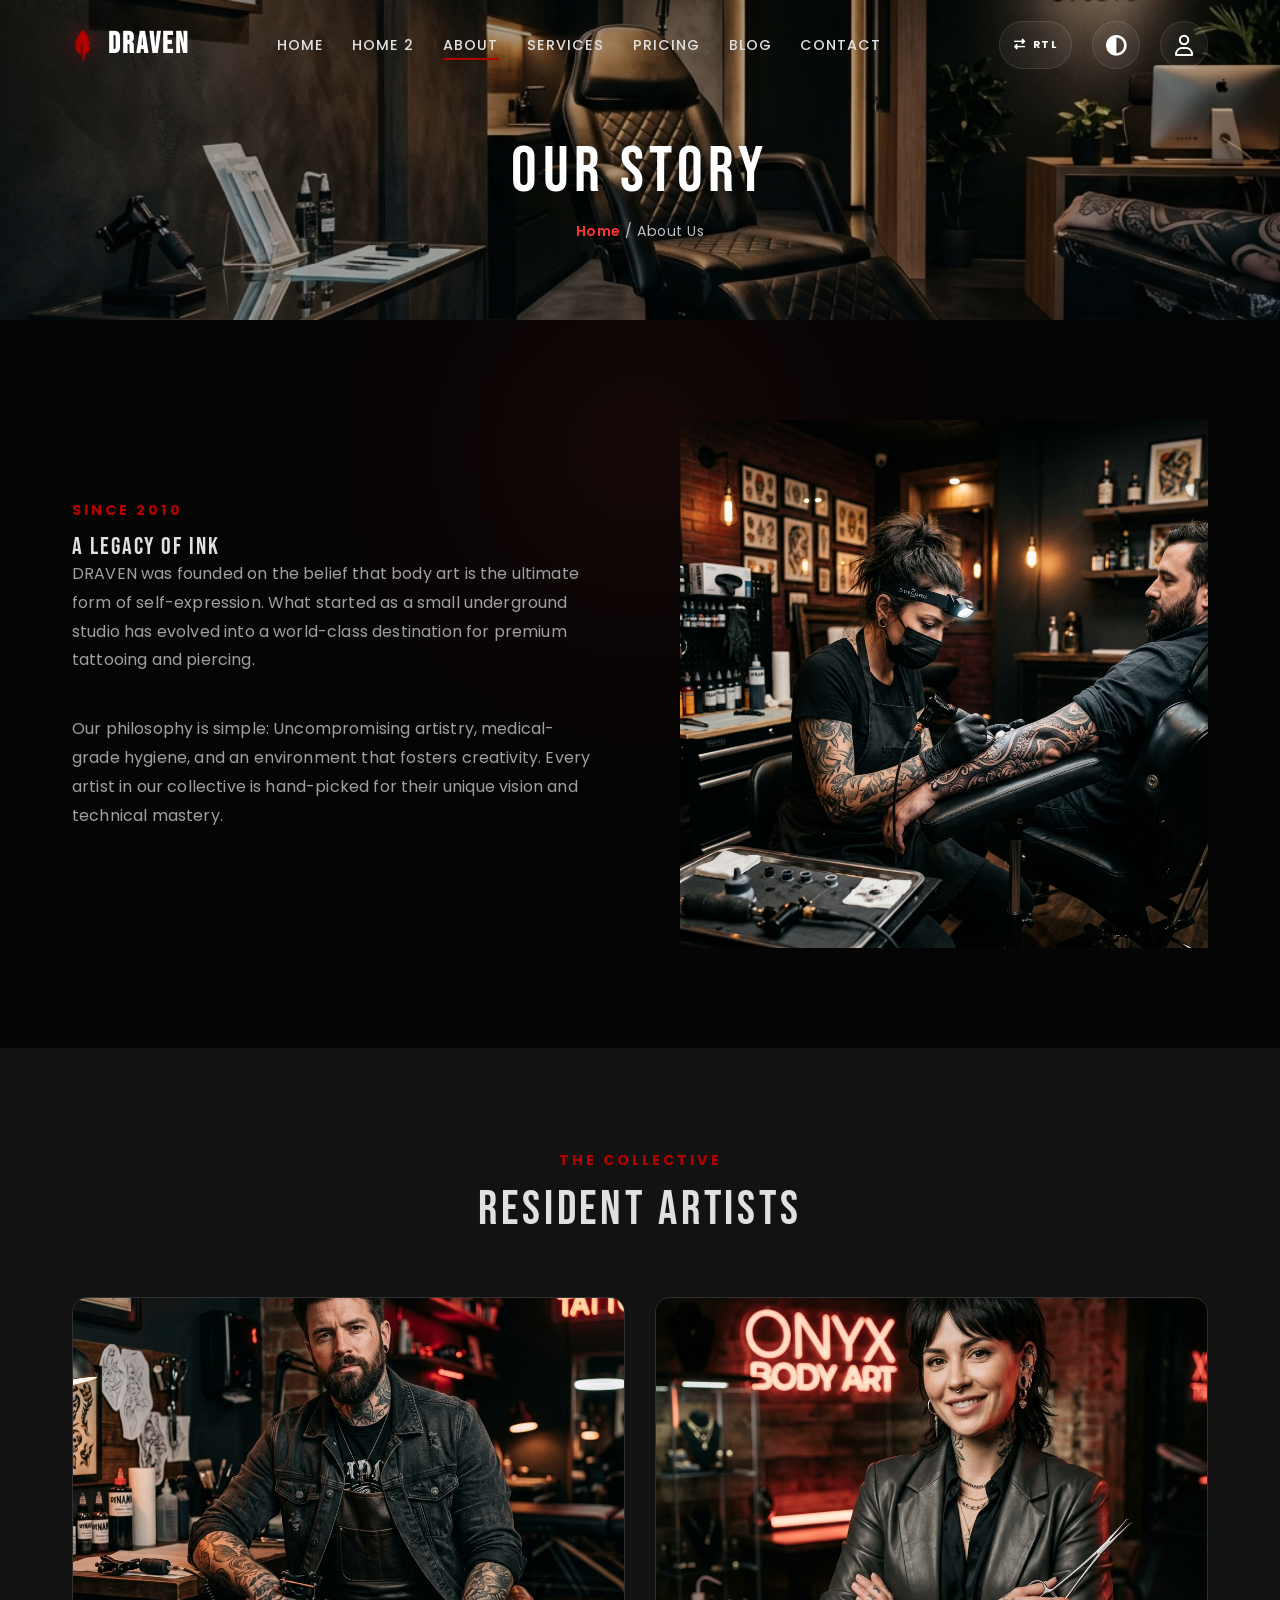
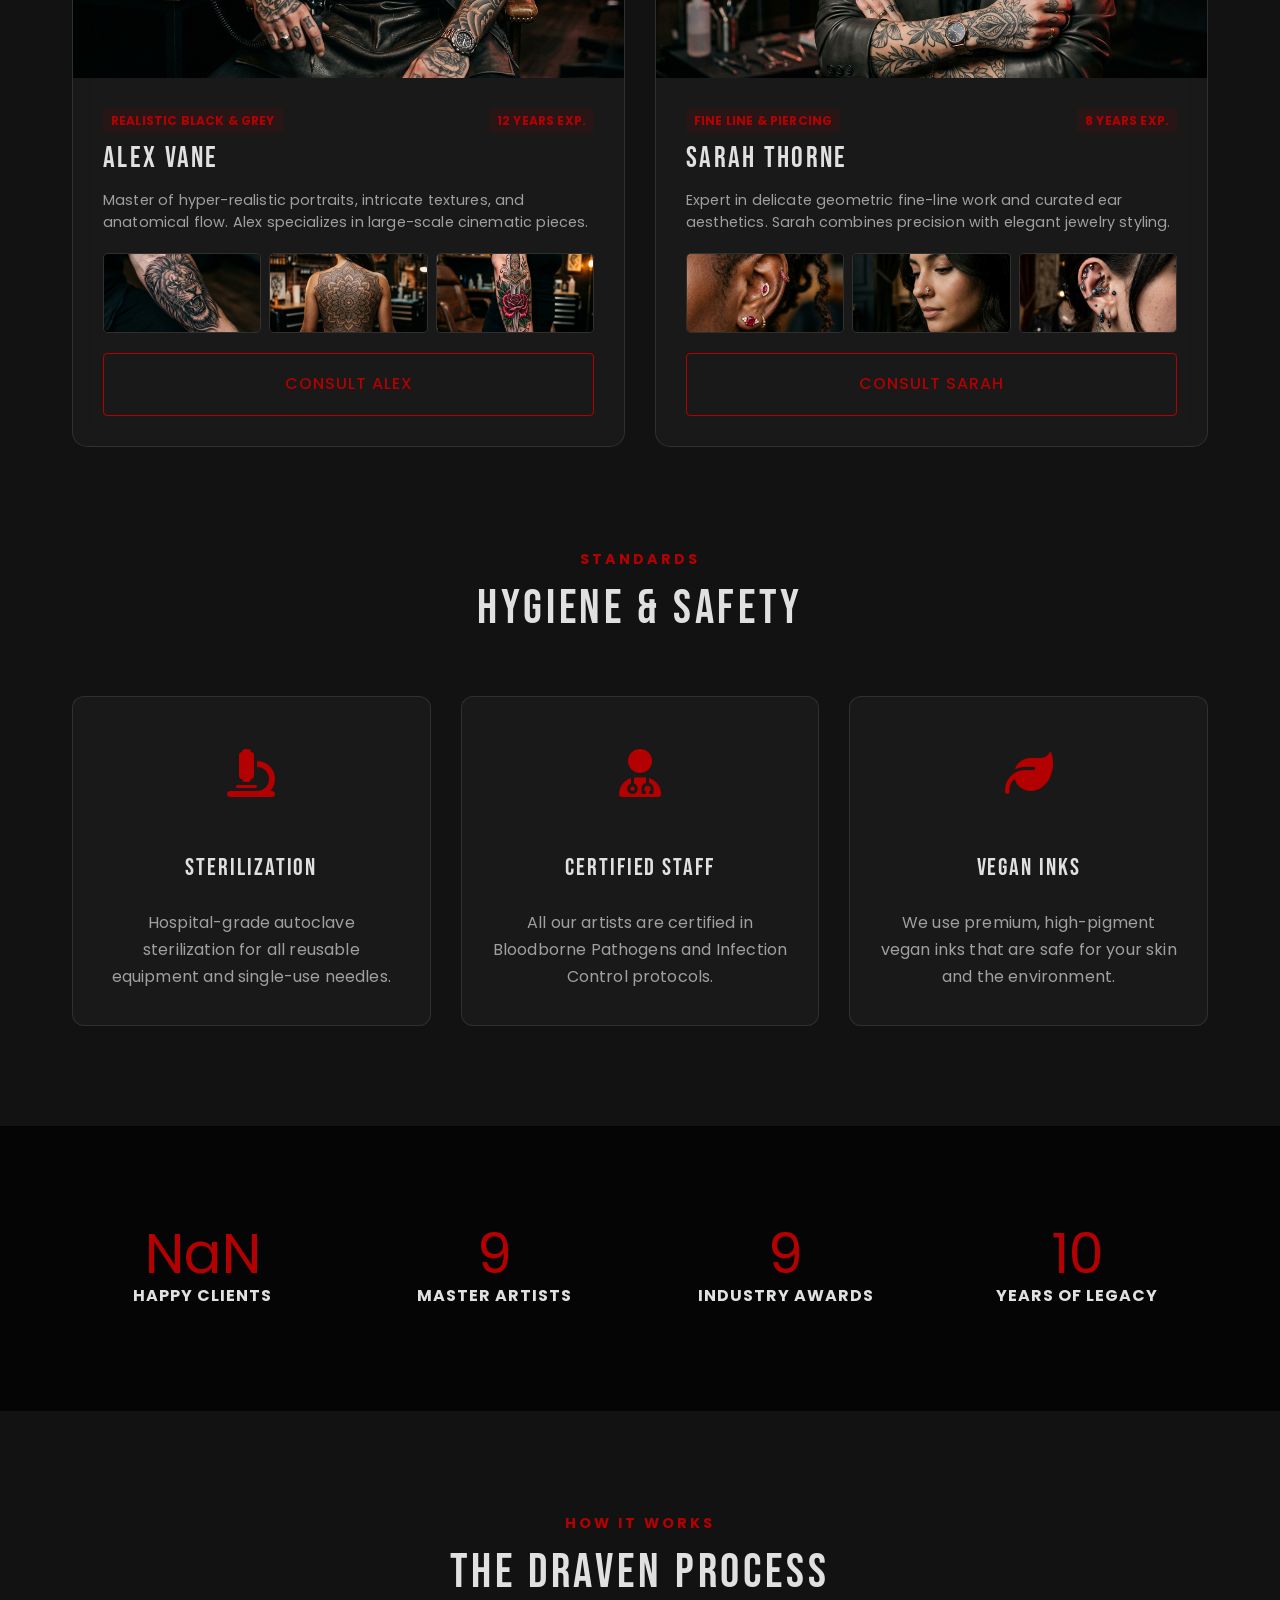
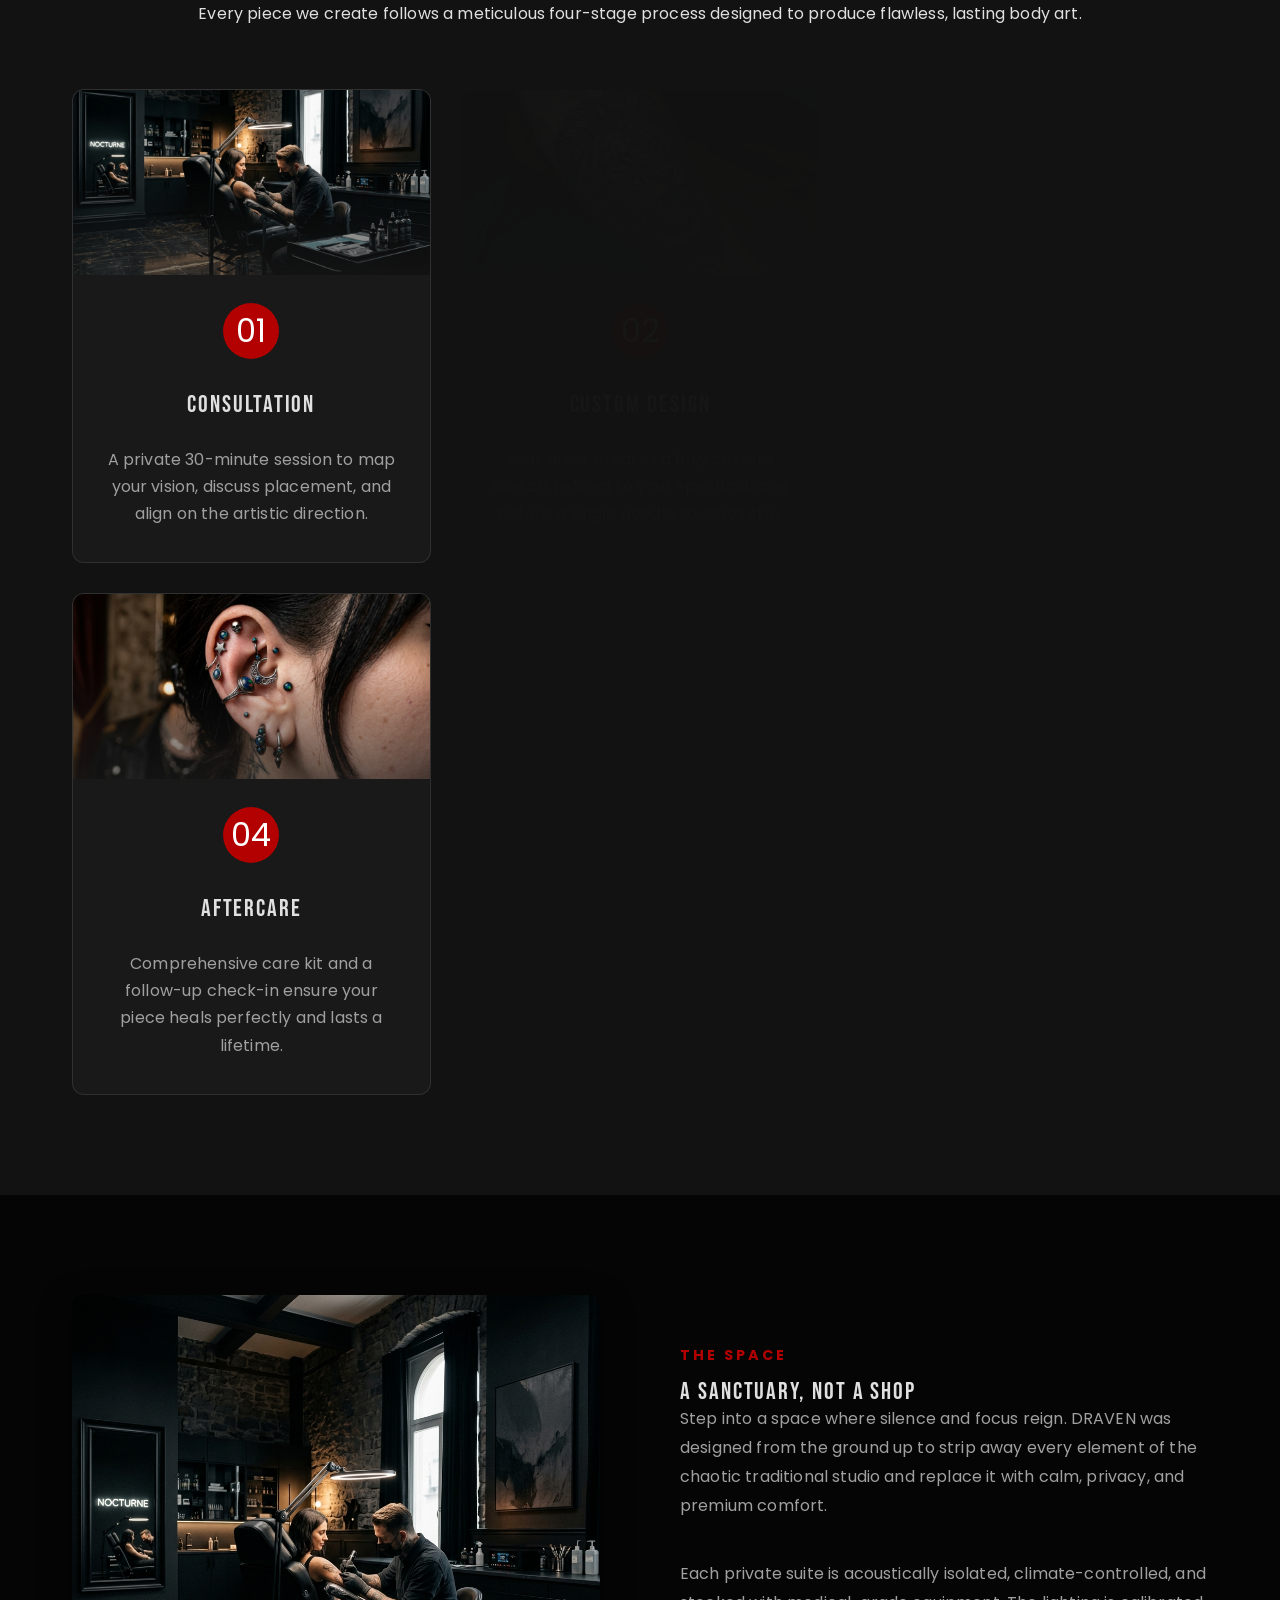
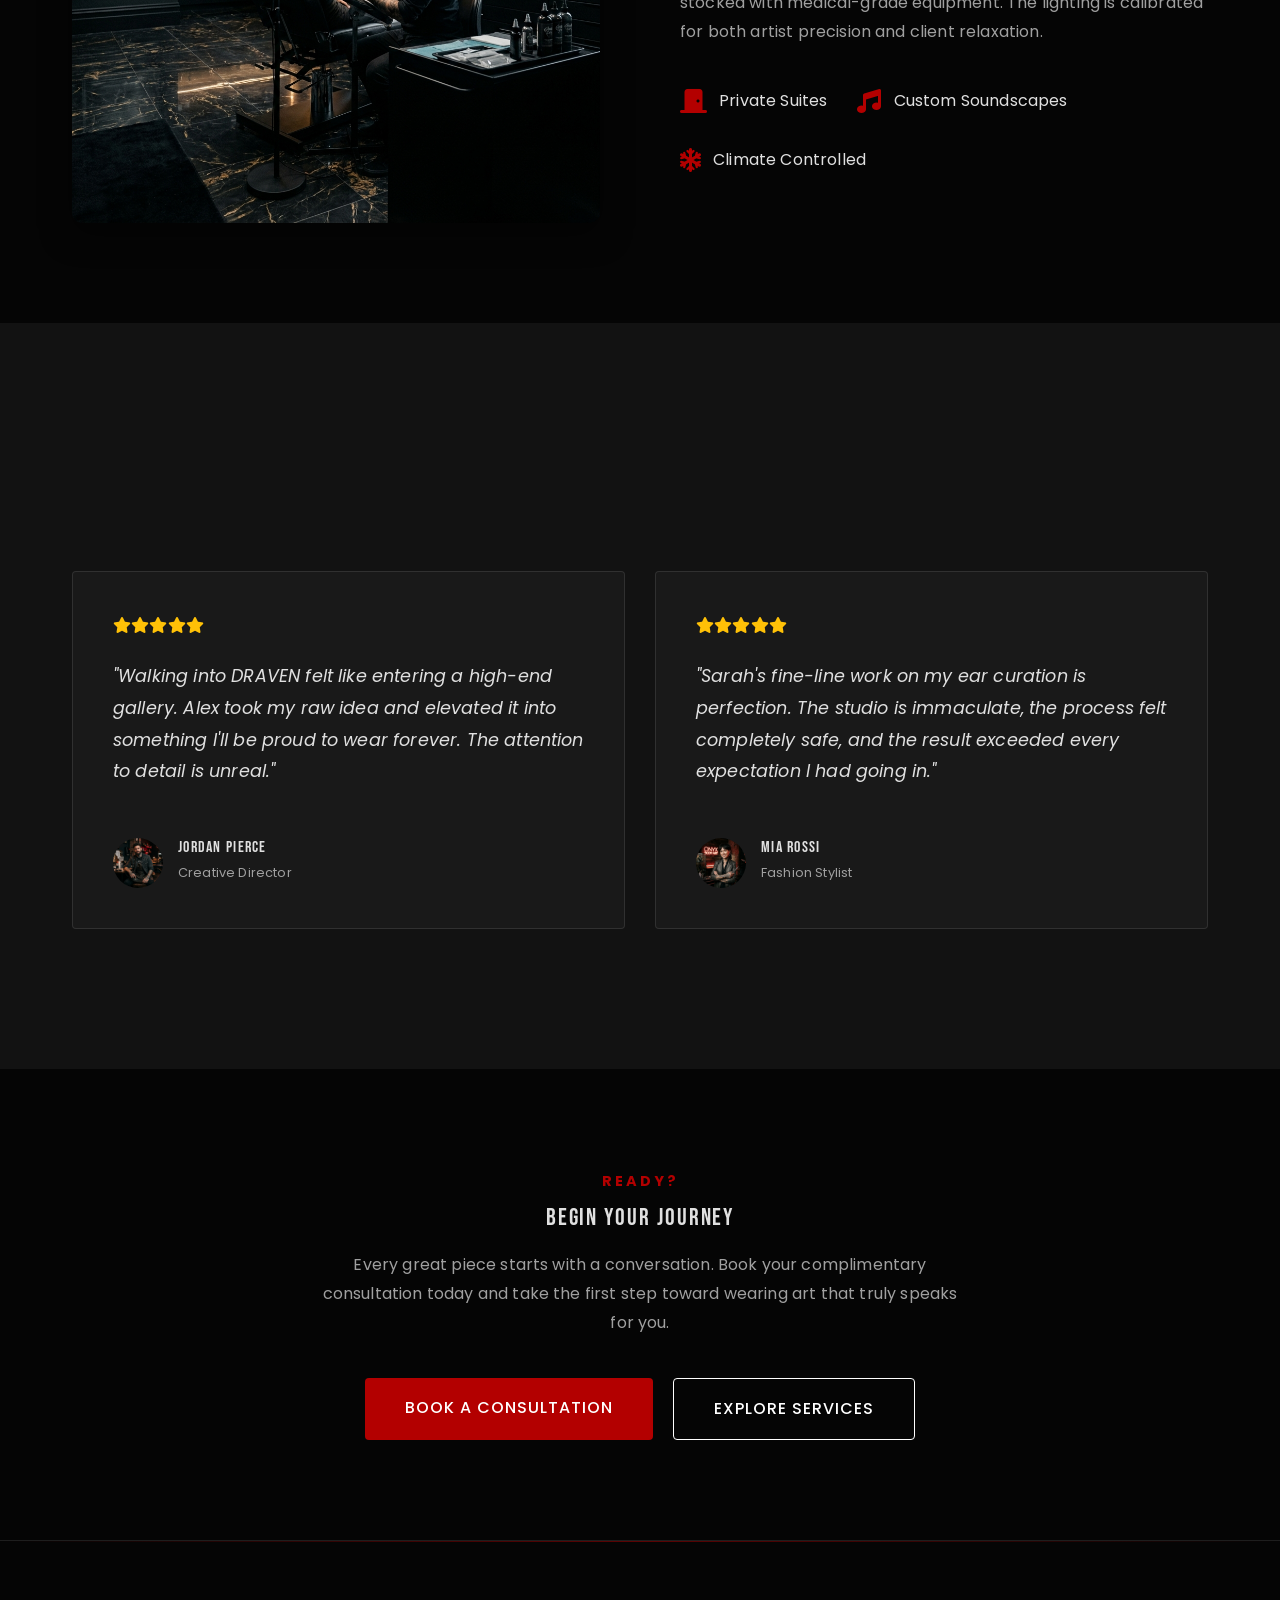
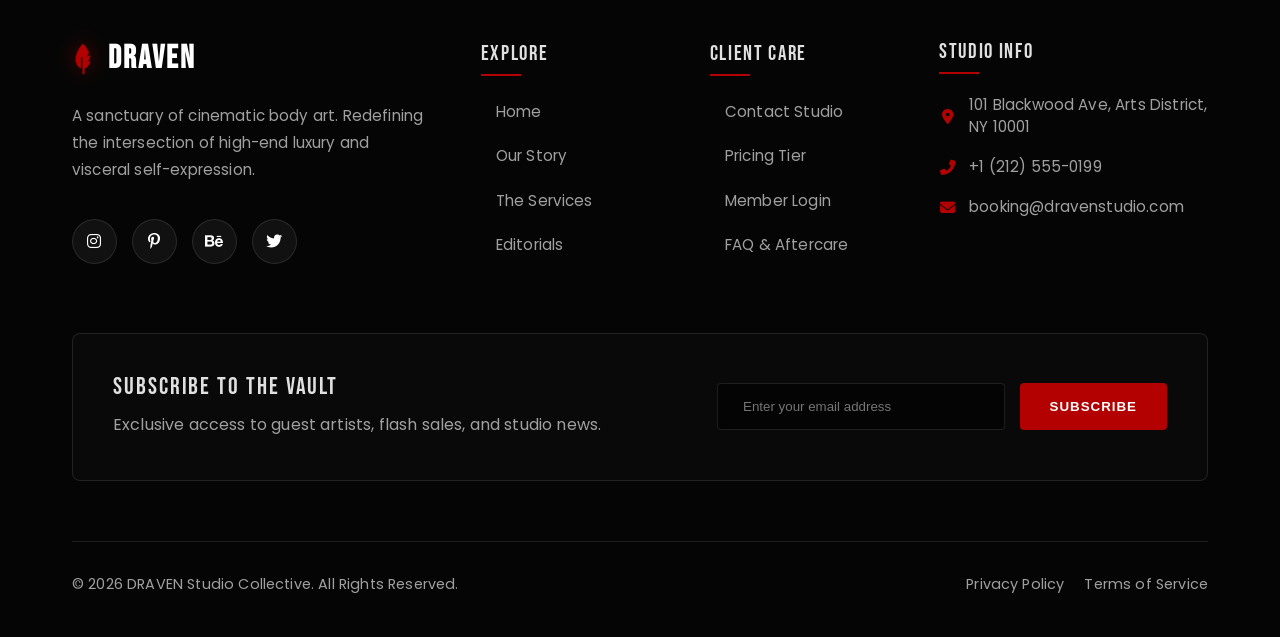
<file: about.html>
<!DOCTYPE html>
<html lang="en">
<head>
    <meta charset="UTF-8">
    <meta name="viewport" content="width=device-width, initial-scale=1.0">
    <title>DRAVEN | Luxury Tattoo & Piercing Studio</title>
    <!-- Favicon -->
    <link rel="icon" type="image/svg+xml" href="data:image/svg+xml,<svg xmlns=%22http://www.w3.org/2000/svg%22 viewBox=%220 0 100 100%22><text y=%22.9em%22 font-size=%2290%22 fill=%22%23b30000%22>D</text></svg>">
    <link rel="preconnect" href="https://fonts.googleapis.com">
    <link rel="preconnect" href="https://fonts.gstatic.com" crossorigin>
    <link href="https://fonts.googleapis.com/css2?family=Bebas+Neue&family=Poppins:wght@300;400;500;600;700;800;900&display=swap" rel="stylesheet">
    <link rel="stylesheet" href="https://cdnjs.cloudflare.com/ajax/libs/font-awesome/6.4.0/css/all.min.css">
    <link rel="stylesheet" href="assets/css/style.css">
</head>
<body>
    <div class="bg-particles"></div>

    <!-- Preloader -->
    <div class="loader-wrapper">
        <div class="loader">
            <span class="loader-text">DRAVEN</span>
            <div class="loader-bar"></div>
        </div>
    </div>

        <header class="header">
        <nav class="navbar">
            <div class="container">
                <a href="index.html" class="logo"><i class="fas fa-feather-pointed logo-icon"></i> DRAVEN</a>
                <ul class="nav-links">
                    <li><a href="index.html">Home</a></li>
                    <li><a href="home2.html">Home 2</a></li>
                    <li><a href="about.html">About</a></li>
                    <li><a href="services.html">Services</a></li>
                    <li><a href="pricing.html">Pricing</a></li>
                    <li><a href="blog.html">Blog</a></li>
                    <li><a href="contact.html">Contact</a></li>
                </ul>
                <div class="navbar-utility">
                    <button class="utility-btn" id="theme-toggle" title="Switch Theme">
                        <i class="fa-solid fa-circle-half-stroke"></i>
                    </button>
                    <div class="user-dropdown-container">
                        <button class="utility-btn" id="user-btn" title="Member Access">
                            <i class="fa-regular fa-user"></i>
                        </button>
                        <div class="user-dropdown" id="user-dropdown">
                            <a href="login.html"><i class="fa-solid fa-right-to-bracket"></i> Login</a>
                            <a href="signup.html"><i class="fa-solid fa-user-plus"></i> Sign Up</a>
                        </div>
                    </div>
                    <div class="hamburger"><span></span><span></span><span></span></div>
                </div>
            </div>
        </nav>
    </header>

    <main>
        <div class="page-header about-header">
            <div class="container">
                <h1>Our Story</h1>
                <div class="breadcrumb">
                    <a href="index.html">Home</a> / About Us
                </div>
            </div>
        </div>

        <section class="section-padding">
            <div class="container">
                <div class="about-grid">
                    <div class="about-text reveal">
                        <span class="subtitle">Since 2010</span>
                        <h2>A Legacy of Ink</h2>
                        <p>DRAVEN was founded on the belief that body art is the ultimate form of self-expression. What started as a small underground studio has evolved into a world-class destination for premium tattooing and piercing.</p>
                        <p>Our philosophy is simple: Uncompromising artistry, medical-grade hygiene, and an environment that fosters creativity. Every artist in our collective is hand-picked for their unique vision and technical mastery.</p>
                    </div>
                    <div class="about-image reveal">
                        <img src="assets/images/hero-bg.png" alt="Studio Interior">
                    </div>
                </div>
            </div>
        </section>

        <section id="artists" class="artists section-padding bg-charcoal">
            <div class="container">
                <div class="section-header text-center">
                    <span class="subtitle">The Collective</span>
                    <h2>Resident Artists</h2>
                </div>
                <div class="artist-grid">
                    <div class="artist-card reveal">
                        <div class="artist-img">
                            <img src="assets/images/artist1.png" alt="Artist Alex">
                            <div class="artist-socials">
                                <a href="#"><i class="fab fa-instagram"></i></a>
                                <a href="#"><i class="fab fa-behance"></i></a>
                            </div>
                        </div>
                        <div class="artist-info">
                            <div class="artist-meta">
                                <span class="specialty">Realistic Black & Grey</span>
                                <span class="experience">12 Years Exp.</span>
                            </div>
                            <h3>Alex Vane</h3>
                            <p class="artist-style">Master of hyper-realistic portraits, intricate textures, and anatomical flow. Alex specializes in large-scale cinematic pieces.</p>
                            <div class="artist-gallery-preview">
                                <img src="assets/images/gallery-tattoo1.png" alt="Work 1">
                                <img src="assets/images/gallery-tattoo2.png" alt="Work 2">
                                <img src="assets/images/gallery-tattoo3.png" alt="Work 3">
                            </div>
                            <a href="contact.html" class="btn btn-outline btn-block">Consult Alex</a>
                        </div>
                    </div>
                    <div class="artist-card reveal">
                        <div class="artist-img">
                            <img src="assets/images/artist2.png" alt="Artist Sarah">
                            <div class="artist-socials">
                                <a href="#"><i class="fab fa-instagram"></i></a>
                                <a href="#"><i class="fab fa-dribbble"></i></a>
                            </div>
                        </div>
                        <div class="artist-info">
                            <div class="artist-meta">
                                <span class="specialty">Fine Line & Piercing</span>
                                <span class="experience">8 Years Exp.</span>
                            </div>
                            <h3>Sarah Thorne</h3>
                            <p class="artist-style">Expert in delicate geometric fine-line work and curated ear aesthetics. Sarah combines precision with elegant jewelry styling.</p>
                            <div class="artist-gallery-preview">
                                <img src="assets/images/gallery-piercing1.png" alt="Work 1">
                                <img src="assets/images/gallery-piercing2.png" alt="Work 2">
                                <img src="assets/images/gallery-piercing3.png" alt="Work 3">
                            </div>
                            <a href="contact.html" class="btn btn-outline btn-block">Consult Sarah</a>
                        </div>
                    </div>
                </div>
            </div>
        </section>

        <section class="section-padding bg-charcoal">
            <div class="container">
                <div class="section-header text-center">
                    <span class="subtitle">Standards</span>
                    <h2>Hygiene & Safety</h2>
                </div>
                <div class="services-grid">
                    <div class="service-card reveal">
                        <div class="service-icon"><i class="fas fa-microscope"></i></div>
                        <h3>Sterilization</h3>
                        <p>Hospital-grade autoclave sterilization for all reusable equipment and single-use needles.</p>
                    </div>
                    <div class="service-card reveal">
                        <div class="service-icon"><i class="fas fa-user-md"></i></div>
                        <h3>Certified Staff</h3>
                        <p>All our artists are certified in Bloodborne Pathogens and Infection Control protocols.</p>
                    </div>
                    <div class="service-card reveal">
                        <div class="service-icon"><i class="fas fa-leaf"></i></div>
                        <h3>Vegan Inks</h3>
                        <p>We use premium, high-pigment vegan inks that are safe for your skin and the environment.</p>
                    </div>
                </div>
            </div>
        </section>

        <!-- Stats Counter -->
        <section class="section-padding">
            <div class="container">
                <div class="achievements-grid reveal">
                    <div class="achievement-item">
                        <span class="number">12K</span><span>Happy Clients</span>
                    </div>
                    <div class="achievement-item">
                        <span class="number">15</span><span>Master Artists</span>
                    </div>
                    <div class="achievement-item">
                        <span class="number">14</span><span>Industry Awards</span>
                    </div>
                    <div class="achievement-item">
                        <span class="number">16</span><span>Years of Legacy</span>
                    </div>
                </div>
            </div>
        </section>

        <!-- The Tattoo Process -->
        <section class="section-padding bg-charcoal">
            <div class="container">
                <div class="section-header text-center reveal">
                    <span class="subtitle">How It Works</span>
                    <h2>The DRAVEN Process</h2>
                    <p>Every piece we create follows a meticulous four-stage process designed to produce flawless, lasting body art.</p>
                </div>
                <div class="services-grid" style="margin-top: 50px;">
                    <div class="service-card reveal">
                        <div class="card-img">
                            <img src="assets/images/studio-experience.png" alt="Consultation">
                        </div>
                        <div class="service-icon" style="font-size:2rem; width:56px; height:56px; background:var(--primary); color:#fff; border-radius:50%; display:flex; align-items:center; justify-content:center; margin-bottom:20px;">01</div>
                        <h3>Consultation</h3>
                        <p>A private 30-minute session to map your vision, discuss placement, and align on the artistic direction.</p>
                    </div>
                    <div class="service-card reveal">
                        <div class="card-img">
                            <img src="assets/images/gallery-tattoo1.png" alt="Design">
                        </div>
                        <div class="service-icon" style="font-size:2rem; width:56px; height:56px; background:var(--primary); color:#fff; border-radius:50%; display:flex; align-items:center; justify-content:center; margin-bottom:20px;">02</div>
                        <h3>Custom Design</h3>
                        <p>Your artist creates a fully custom sketch, refined to your specifications before a single needle touches skin.</p>
                    </div>
                    <div class="service-card reveal">
                        <div class="card-img">
                            <img src="assets/images/gallery-tattoo3.png" alt="Session">
                        </div>
                        <div class="service-icon" style="font-size:2rem; width:56px; height:56px; background:var(--primary); color:#fff; border-radius:50%; display:flex; align-items:center; justify-content:center; margin-bottom:20px;">03</div>
                        <h3>The Session</h3>
                        <p>Executed in our private luxury suites with clinical precision. Comfort and artistry in equal measure.</p>
                    </div>
                    <div class="service-card reveal">
                        <div class="card-img">
                            <img src="assets/images/gallery-piercing3.png" alt="Aftercare">
                        </div>
                        <div class="service-icon" style="font-size:2rem; width:56px; height:56px; background:var(--primary); color:#fff; border-radius:50%; display:flex; align-items:center; justify-content:center; margin-bottom:20px;">04</div>
                        <h3>Aftercare</h3>
                        <p>Comprehensive care kit and a follow-up check-in ensure your piece heals perfectly and lasts a lifetime.</p>
                    </div>
                </div>
            </div>
        </section>

        <!-- Studio Environment -->
        <section class="section-padding">
            <div class="container">
                <div class="about-grid">
                    <div class="about-image reveal reveal-left">
                        <div class="image-wrapper tilt-card">
                            <img src="assets/images/studio-experience.png" alt="Studio Environment">
                        </div>
                    </div>
                    <div class="about-text reveal reveal-right">
                        <span class="subtitle">The Space</span>
                        <h2>A Sanctuary, Not a Shop</h2>
                        <p>Step into a space where silence and focus reign. DRAVEN was designed from the ground up to strip away every element of the chaotic traditional studio and replace it with calm, privacy, and premium comfort.</p>
                        <p>Each private suite is acoustically isolated, climate-controlled, and stocked with medical-grade equipment. The lighting is calibrated for both artist precision and client relaxation.</p>
                        <div style="margin-top: 35px; display: flex; gap: 30px; flex-wrap: wrap;">
                            <div style="display:flex; align-items:center; gap:12px;">
                                <i class="fas fa-door-closed" style="color:var(--primary); font-size:1.5rem;"></i>
                                <span>Private Suites</span>
                            </div>
                            <div style="display:flex; align-items:center; gap:12px;">
                                <i class="fas fa-music" style="color:var(--primary); font-size:1.5rem;"></i>
                                <span>Custom Soundscapes</span>
                            </div>
                            <div style="display:flex; align-items:center; gap:12px;">
                                <i class="fas fa-snowflake" style="color:var(--primary); font-size:1.5rem;"></i>
                                <span>Climate Controlled</span>
                            </div>
                        </div>
                    </div>
                </div>
            </div>
        </section>

        <!-- Client Testimonials -->
        <section class="section-padding bg-charcoal">
            <div class="container">
                <div class="section-header text-center reveal">
                    <span class="subtitle">Voices of Ink</span>
                    <h2>What Our Clients Say</h2>
                </div>
                <div class="testimonial-container reveal">
                    <div class="testimonial-card">
                        <div class="stars">
                            <i class="fas fa-star"></i><i class="fas fa-star"></i><i class="fas fa-star"></i><i class="fas fa-star"></i><i class="fas fa-star"></i>
                        </div>
                        <p>"Walking into DRAVEN felt like entering a high-end gallery. Alex took my raw idea and elevated it into something I'll be proud to wear forever. The attention to detail is unreal."</p>
                        <div class="testimonial-user">
                            <img src="assets/images/artist1.png" alt="Client">
                            <div>
                                <h4>Jordan Pierce</h4>
                                <span>Creative Director</span>
                            </div>
                        </div>
                    </div>
                    <div class="testimonial-card">
                        <div class="stars">
                            <i class="fas fa-star"></i><i class="fas fa-star"></i><i class="fas fa-star"></i><i class="fas fa-star"></i><i class="fas fa-star"></i>
                        </div>
                        <p>"Sarah's fine-line work on my ear curation is perfection. The studio is immaculate, the process felt completely safe, and the result exceeded every expectation I had going in."</p>
                        <div class="testimonial-user">
                            <img src="assets/images/artist2.png" alt="Client">
                            <div>
                                <h4>Mia Rossi</h4>
                                <span>Fashion Stylist</span>
                            </div>
                        </div>
                    </div>
                </div>
            </div>
        </section>

        <!-- Final CTA -->
        <section class="section-padding">
            <div class="container">
                <div style="text-align: center; max-width: 650px; margin: 0 auto;" class="reveal">
                    <span class="subtitle">Ready?</span>
                    <h2>Begin Your Journey</h2>
                    <p style="color: var(--text-dim); margin: 20px 0 40px;">Every great piece starts with a conversation. Book your complimentary consultation today and take the first step toward wearing art that truly speaks for you.</p>
                    <div style="display: flex; gap: 20px; justify-content: center; flex-wrap: wrap;">
                        <a href="contact.html" class="btn btn-primary">Book a Consultation</a>
                        <a href="services.html" class="btn btn-secondary">Explore Services</a>
                    </div>
                </div>
            </div>
        </section>
    </main>

        <!-- PREMIUM FOOTER -->
    <footer class="footer">
        <div class="container">
            <div class="footer-grid">
                <!-- Brand Info -->
                <div class="footer-col footer-brand">
                    <a href="index.html" class="logo"><i class="fas fa-feather-pointed logo-icon"></i> DRAVEN</a>
                    <p class="footer-desc">A sanctuary of cinematic body art. Redefining the intersection of high-end luxury and visceral self-expression.</p>
                    <div class="social-icons">
                        <a href="#" aria-label="Instagram"><i class="fab fa-instagram"></i></a>
                        <a href="#" aria-label="Pinterest"><i class="fab fa-pinterest-p"></i></a>
                        <a href="#" aria-label="Behance"><i class="fab fa-behance"></i></a>
                        <a href="#" aria-label="Twitter"><i class="fab fa-twitter"></i></a>
                    </div>
                </div>

                <!-- Navigation Links -->
                <div class="footer-col footer-links">
                    <h4>Explore</h4>
                    <ul>
                        <li><a href="index.html"><i class="fas fa-chevron-right"></i> Home</a></li>
                        <li><a href="about.html"><i class="fas fa-chevron-right"></i> Our Story</a></li>
                        <li><a href="services.html"><i class="fas fa-chevron-right"></i> The Services</a></li>
                        <li><a href="blog.html"><i class="fas fa-chevron-right"></i> Editorials</a></li>
                    </ul>
                </div>

                <!-- Support Links -->
                <div class="footer-col footer-links">
                    <h4>Client Care</h4>
                    <ul>
                        <li><a href="contact.html"><i class="fas fa-chevron-right"></i> Contact Studio</a></li>
                        <li><a href="pricing.html"><i class="fas fa-chevron-right"></i> Pricing Tier</a></li>
                        <li><a href="login.html"><i class="fas fa-chevron-right"></i> Member Login</a></li>
                        <li><a href="contact.html"><i class="fas fa-chevron-right"></i> FAQ & Aftercare</a></li>
                    </ul>
                </div>

                <!-- Newsletter & Contact -->
                <div class="footer-col footer-contact">
                    <h4>Studio Info</h4>
                    <p class="contact-info"><i class="fas fa-map-marker-alt"></i> 101 Blackwood Ave, Arts District, NY 10001</p>
                    <p class="contact-info"><i class="fas fa-phone-alt"></i> +1 (212) 555-0199</p>
                    <p class="contact-info"><i class="fas fa-envelope"></i> booking@dravenstudio.com</p>
                </div>
            </div>

            <div class="footer-newsletter-row">
                <div class="newsletter-content">
                    <h4>Subscribe to The Vault</h4>
                    <p>Exclusive access to guest artists, flash sales, and studio news.</p>
                </div>
                <form class="newsletter-form premium-form">
                    <input type="email" placeholder="Enter your email address" required>
                    <button type="submit">Subscribe</button>
                </form>
            </div>

            <div class="footer-bottom">
                <p>&copy; 2026 DRAVEN Studio Collective. All Rights Reserved.</p>
                <div class="footer-legal">
                    <a href="#">Privacy Policy</a>
                    <a href="#">Terms of Service</a>
                </div>
            </div>
        </div>
    </footer>

    <script src="assets/js/script.js"></script>
</body>
</html>
</file>
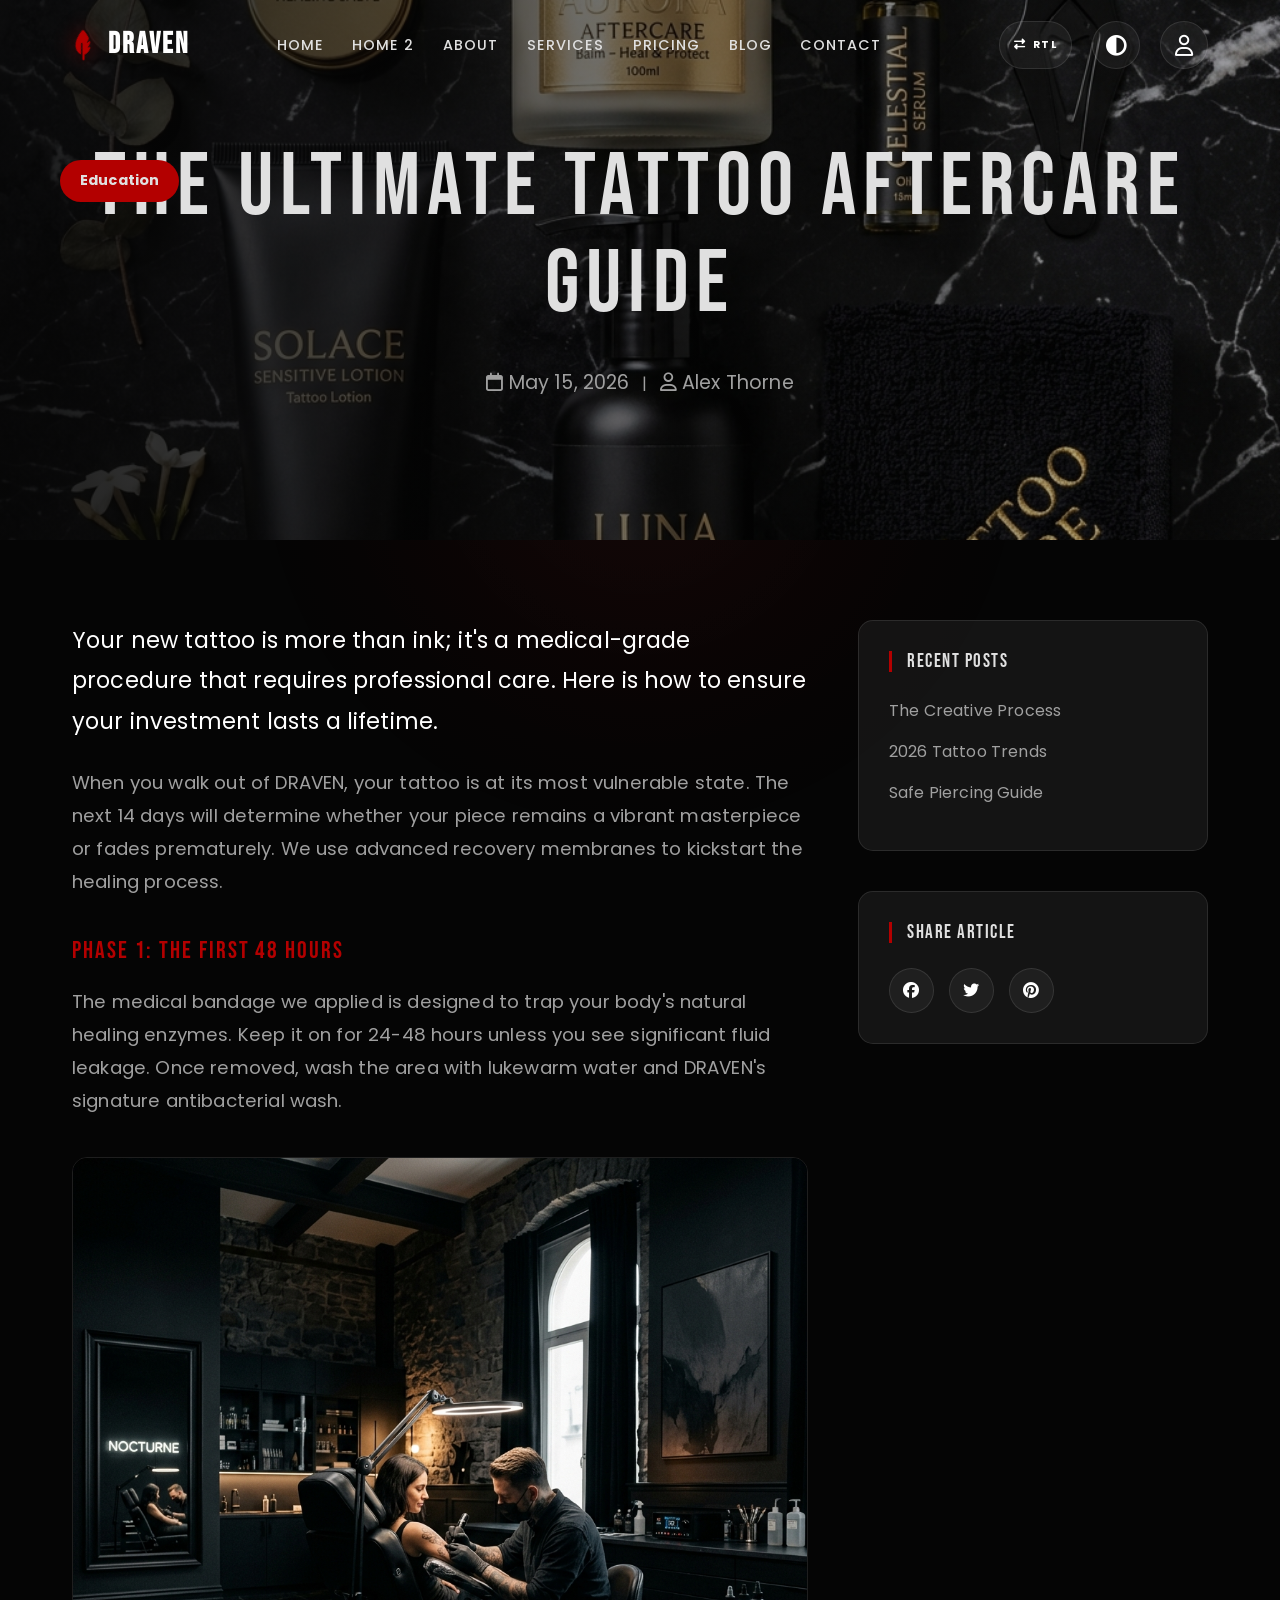
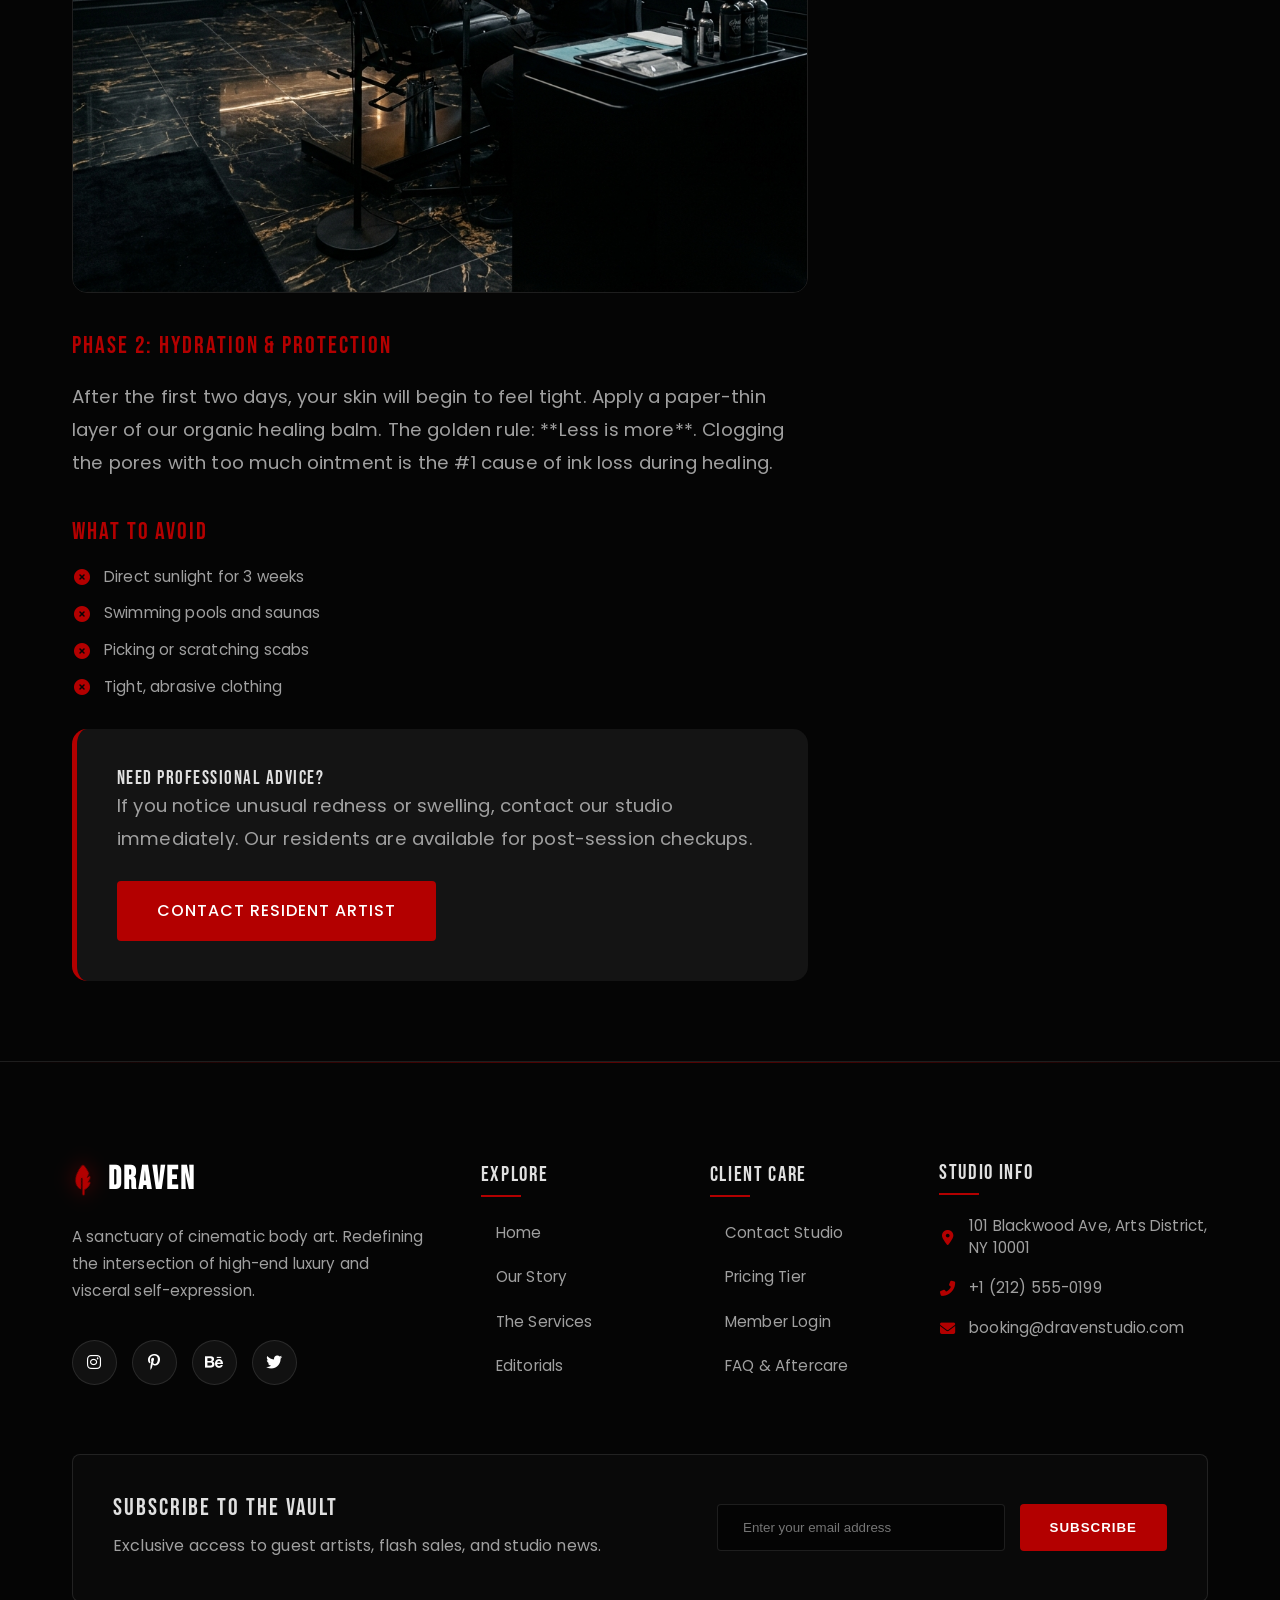
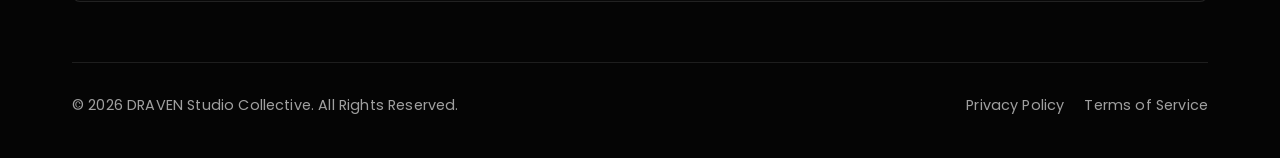
<file: blog-post-1.html>
﻿<!DOCTYPE html>
<html lang="en">
<head>
    <meta charset="UTF-8">
    <meta name="viewport" content="width=device-width, initial-scale=1.0">
    <title>Aftercare Guide | DRAVEN Blog</title>
    <link rel="icon" type="image/svg+xml" href="data:image/svg+xml,<svg xmlns=%22http://www.w3.org/2000/svg%22 viewBox=%220 0 100 100%22><text y=%22.9em%22 font-size=%2290%22 fill=%22%23b30000%22>D</text></svg>">
    <link rel="preconnect" href="https://fonts.googleapis.com">
    <link rel="preconnect" href="https://fonts.gstatic.com" crossorigin>
    <link href="https://fonts.googleapis.com/css2?family=Bebas+Neue&family=Poppins:wght@300;400;500;600;700;800;900&display=swap" rel="stylesheet">
    <link rel="stylesheet" href="https://cdnjs.cloudflare.com/ajax/libs/font-awesome/6.4.0/css/all.min.css">
    <link rel="stylesheet" href="assets/css/style.css">
    <style>
        .post-hero {
            position: relative;
            height: 60vh;
            background: url('assets/images/blog1.png') no-repeat center center/cover;
            display: flex;
            align-items: center;
            justify-content: center;
            text-align: center;
        }
        .post-layout {
            display: grid;
            grid-template-columns: 1fr 350px;
            gap: 50px;
            margin: 80px auto;
        }
        .post-content h2 { margin-top: 40px; margin-bottom: 20px; color: var(--primary); font-family: var(--font-heading); }
        .post-content p { margin-bottom: 25px; font-size: 1.15rem; color: var(--text-dim); line-height: 1.8; }
        .post-image-wide { width: 100%; border-radius: 15px; margin: 40px 0; border: 1px solid var(--glass-border); }
        @media (max-width: 992px) {
            .post-layout { grid-template-columns: 1fr; }
        }
    </style>
</head>
<body class="blog-page">    <div class="loader-wrapper">
        <div class="loader">
            <span class="loader-text">DRAVEN</span>
            <div class="loader-bar"></div>
        </div>
    </div>

    <div class="bg-particles"></div>

        <header class="header">
        <nav class="navbar">
            <div class="container">
                <a href="index.html" class="logo"><i class="fas fa-feather-pointed logo-icon"></i> DRAVEN</a>
                <ul class="nav-links">
                    <li><a href="index.html">Home</a></li>
                    <li><a href="home2.html">Home 2</a></li>
                    <li><a href="about.html">About</a></li>
                    <li><a href="services.html">Services</a></li>
                    <li><a href="pricing.html">Pricing</a></li>
                    <li><a href="blog.html">Blog</a></li>
                    <li><a href="contact.html">Contact</a></li>
                </ul>
                <div class="navbar-utility">
                    <button class="utility-btn" id="theme-toggle" title="Switch Theme">
                        <i class="fa-solid fa-circle-half-stroke"></i>
                    </button>
                    <div class="user-dropdown-container">
                        <button class="utility-btn" id="user-btn" title="Member Access">
                            <i class="fa-regular fa-user"></i>
                        </button>
                        <div class="user-dropdown" id="user-dropdown">
                            <a href="login.html"><i class="fa-solid fa-right-to-bracket"></i> Login</a>
                            <a href="signup.html"><i class="fa-solid fa-user-plus"></i> Sign Up</a>
                        </div>
                    </div>
                    <div class="hamburger"><span></span><span></span><span></span></div>
                </div>
            </div>
        </nav>
    </header>

    <main>
        <section class="post-hero">
            <div class="hero-overlay"></div>
            <div class="container reveal">
                <span class="blog-category" style="background: var(--primary); padding: 8px 20px; border-radius: 30px; font-size: 0.9rem; margin-bottom: 20px; display: inline-block;">Education</span>
                <h1 class="hero-title">The Ultimate Tattoo Aftercare Guide</h1>
                <div class="post-meta" style="margin-top: 20px; color: var(--text-dim);">
                    <span class="hero-subtitle"><i class="far fa-calendar"></i> May 15, 2026</span> &nbsp; | &nbsp; 
                    <span class="hero-subtitle"><i class="far fa-user"></i> Alex Thorne</span>
                </div>
            </div>
        </section>

        <div class="container">
            <div class="post-layout">
                <article class="post-content reveal">
                    <p class="lead" style="font-size: 1.4rem; color: var(--white);">Your new tattoo is more than ink; it's a medical-grade procedure that requires professional care. Here is how to ensure your investment lasts a lifetime.</p>
                    
                    <p>When you walk out of DRAVEN, your tattoo is at its most vulnerable state. The next 14 days will determine whether your piece remains a vibrant masterpiece or fades prematurely. We use advanced recovery membranes to kickstart the healing process.</p>

                    <h2>Phase 1: The First 48 Hours</h2>
                    <p>The medical bandage we applied is designed to trap your body's natural healing enzymes. Keep it on for 24-48 hours unless you see significant fluid leakage. Once removed, wash the area with lukewarm water and DRAVEN's signature antibacterial wash.</p>
                    
                    <img src="assets/images/studio-experience.png" alt="Clinical Environment" class="post-image-wide">

                    <h2>Phase 2: Hydration & Protection</h2>
                    <p>After the first two days, your skin will begin to feel tight. Apply a paper-thin layer of our organic healing balm. The golden rule: **Less is more**. Clogging the pores with too much ointment is the #1 cause of ink loss during healing.</p>
                    
                    <h2>What to Avoid</h2>
                    <ul class="care-list" style="margin-bottom: 30px;">
                        <li><i class="fas fa-times-circle"></i> Direct sunlight for 3 weeks</li>
                        <li><i class="fas fa-times-circle"></i> Swimming pools and saunas</li>
                        <li><i class="fas fa-times-circle"></i> Picking or scratching scabs</li>
                        <li><i class="fas fa-times-circle"></i> Tight, abrasive clothing</li>
                    </ul>

                    <div class="post-cta" style="background: var(--bg-card); padding: 40px; border-radius: 15px; border-left: 5px solid var(--primary);">
                        <h3>Need Professional Advice?</h3>
                        <p>If you notice unusual redness or swelling, contact our studio immediately. Our residents are available for post-session checkups.</p>
                        <a href="contact.html" class="btn btn-primary">Contact Resident Artist</a>
                    </div>
                </article>

                <aside class="sidebar reveal">
                    <div class="sidebar-widget">
                        <h4 class="widget-title">Recent Posts</h4>
                        <ul class="category-list">
                            <li><a href="blog-post-2.html">The Creative Process</a></li>
                            <li><a href="blog-post-3.html">2026 Tattoo Trends</a></li>
                            <li><a href="#">Safe Piercing Guide</a></li>
                        </ul>
                    </div>
                    <div class="sidebar-widget">
                        <h4 class="widget-title">Share Article</h4>
                        <div class="social-icons">
                            <a href="#"><i class="fab fa-facebook"></i></a>
                            <a href="#"><i class="fab fa-twitter"></i></a>
                            <a href="#"><i class="fab fa-pinterest"></i></a>
                        </div>
                    </div>
                </aside>
            </div>
        </div>
    </main>

        <!-- PREMIUM FOOTER -->
    <footer class="footer">
        <div class="container">
            <div class="footer-grid">
                <!-- Brand Info -->
                <div class="footer-col footer-brand">
                    <a href="index.html" class="logo"><i class="fas fa-feather-pointed logo-icon"></i> DRAVEN</a>
                    <p class="footer-desc">A sanctuary of cinematic body art. Redefining the intersection of high-end luxury and visceral self-expression.</p>
                    <div class="social-icons">
                        <a href="#" aria-label="Instagram"><i class="fab fa-instagram"></i></a>
                        <a href="#" aria-label="Pinterest"><i class="fab fa-pinterest-p"></i></a>
                        <a href="#" aria-label="Behance"><i class="fab fa-behance"></i></a>
                        <a href="#" aria-label="Twitter"><i class="fab fa-twitter"></i></a>
                    </div>
                </div>

                <!-- Navigation Links -->
                <div class="footer-col footer-links">
                    <h4>Explore</h4>
                    <ul>
                        <li><a href="index.html"><i class="fas fa-chevron-right"></i> Home</a></li>
                        <li><a href="about.html"><i class="fas fa-chevron-right"></i> Our Story</a></li>
                        <li><a href="services.html"><i class="fas fa-chevron-right"></i> The Services</a></li>
                        <li><a href="blog.html"><i class="fas fa-chevron-right"></i> Editorials</a></li>
                    </ul>
                </div>

                <!-- Support Links -->
                <div class="footer-col footer-links">
                    <h4>Client Care</h4>
                    <ul>
                        <li><a href="contact.html"><i class="fas fa-chevron-right"></i> Contact Studio</a></li>
                        <li><a href="pricing.html"><i class="fas fa-chevron-right"></i> Pricing Tier</a></li>
                        <li><a href="login.html"><i class="fas fa-chevron-right"></i> Member Login</a></li>
                        <li><a href="contact.html"><i class="fas fa-chevron-right"></i> FAQ & Aftercare</a></li>
                    </ul>
                </div>

                <!-- Newsletter & Contact -->
                <div class="footer-col footer-contact">
                    <h4>Studio Info</h4>
                    <p class="contact-info"><i class="fas fa-map-marker-alt"></i> 101 Blackwood Ave, Arts District, NY 10001</p>
                    <p class="contact-info"><i class="fas fa-phone-alt"></i> +1 (212) 555-0199</p>
                    <p class="contact-info"><i class="fas fa-envelope"></i> booking@dravenstudio.com</p>
                </div>
            </div>

            <div class="footer-newsletter-row">
                <div class="newsletter-content">
                    <h4>Subscribe to The Vault</h4>
                    <p>Exclusive access to guest artists, flash sales, and studio news.</p>
                </div>
                <form class="newsletter-form premium-form">
                    <input type="email" placeholder="Enter your email address" required>
                    <button type="submit">Subscribe</button>
                </form>
            </div>

            <div class="footer-bottom">
                <p>&copy; 2026 DRAVEN Studio Collective. All Rights Reserved.</p>
                <div class="footer-legal">
                    <a href="#">Privacy Policy</a>
                    <a href="#">Terms of Service</a>
                </div>
            </div>
        </div>
    </footer>

    <script src="assets/js/script.js"></script>
</body>
</html>
</file>
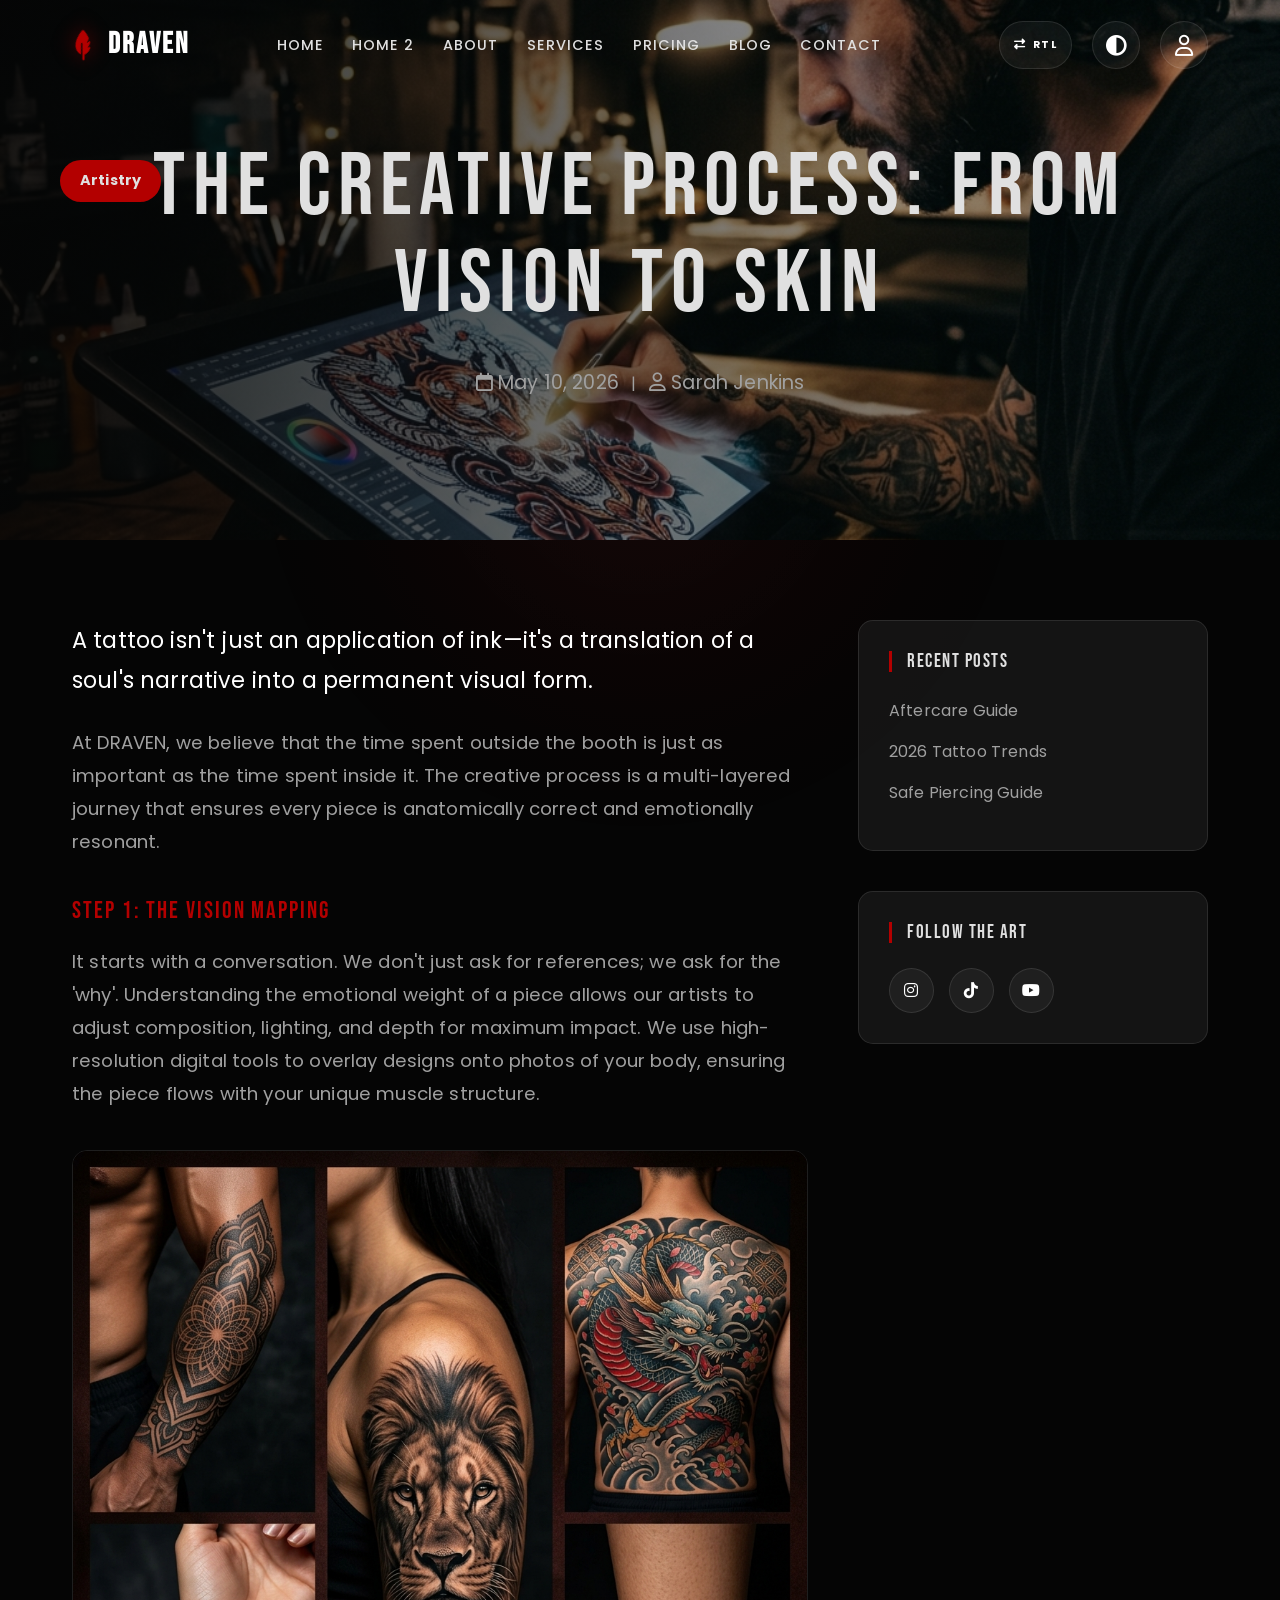
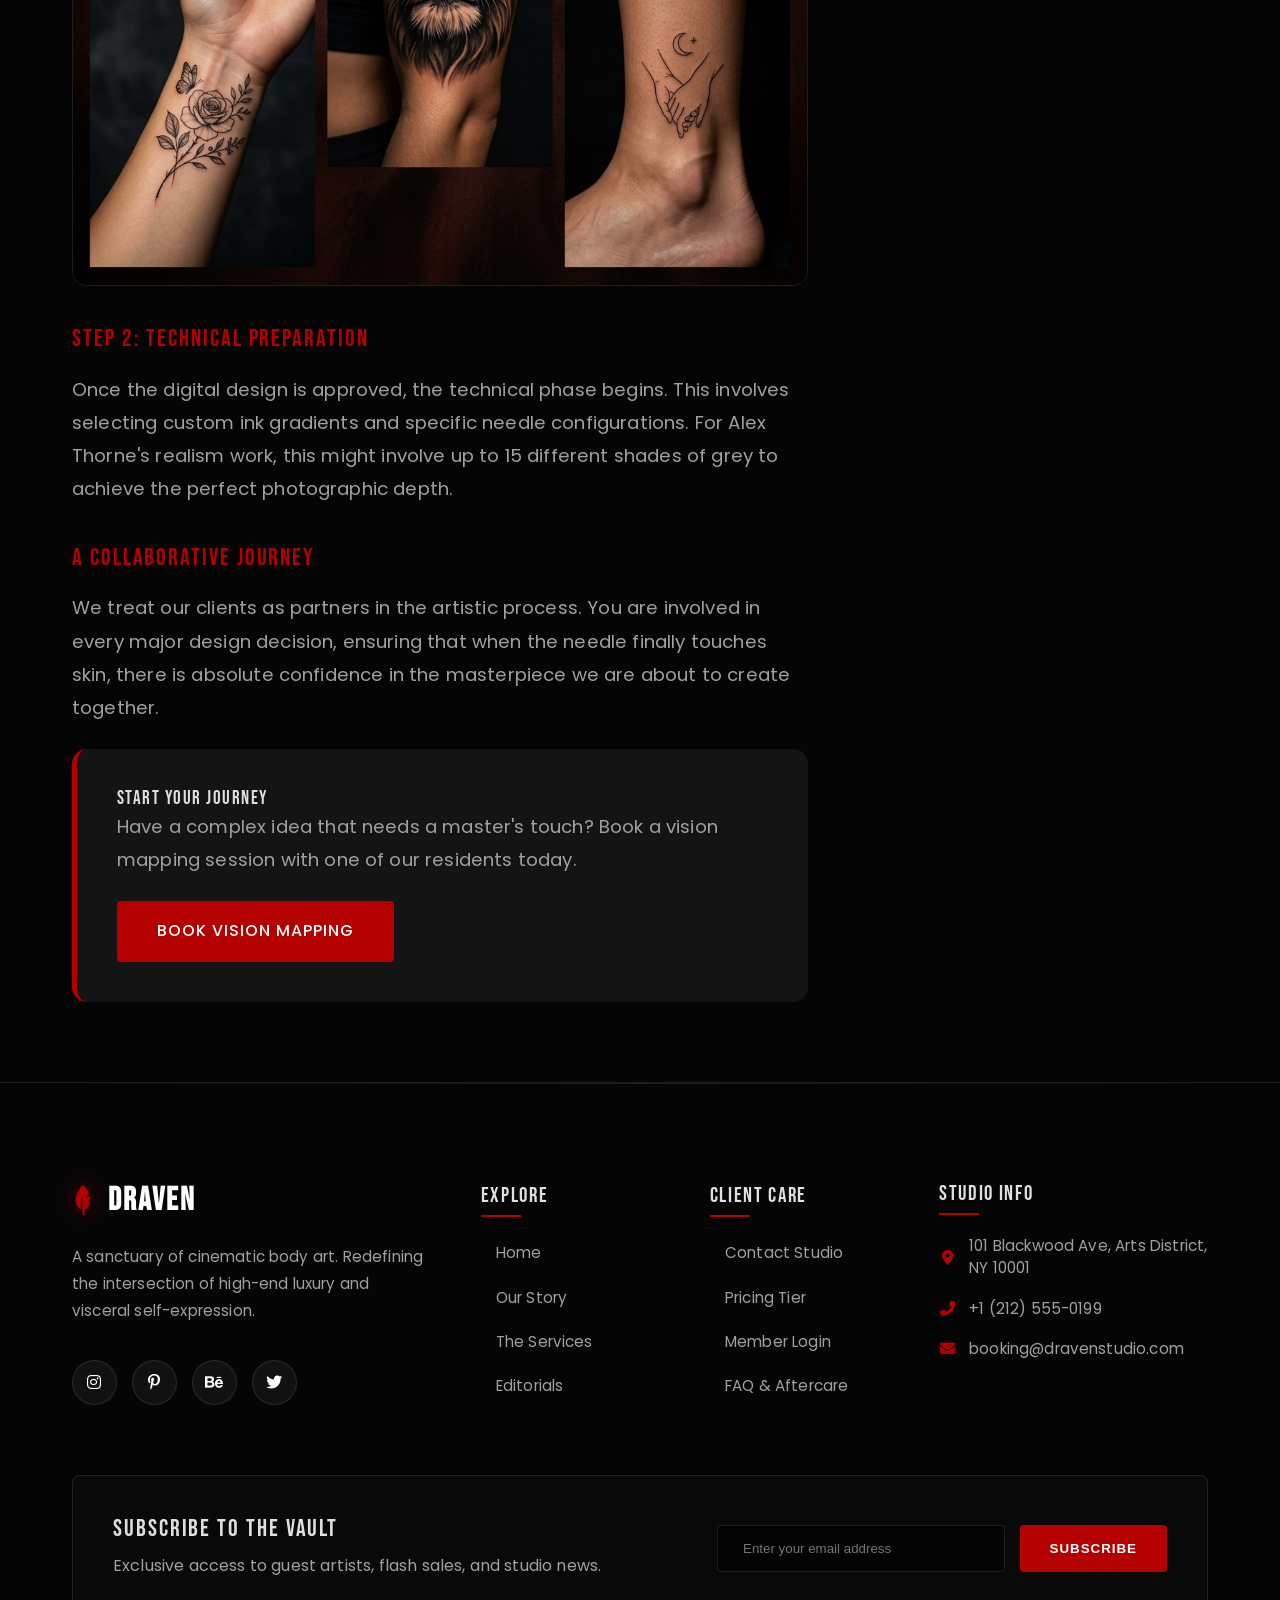
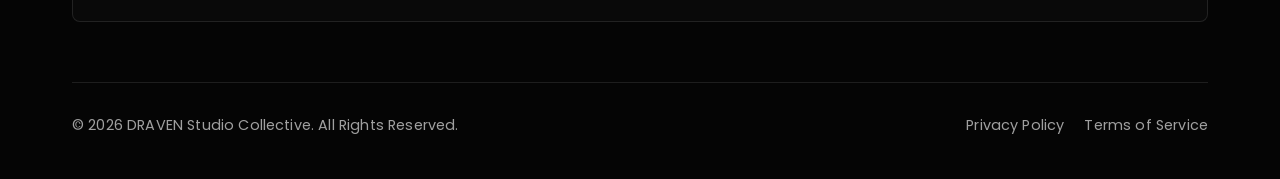
<file: blog-post-2.html>
﻿<!DOCTYPE html>
<html lang="en">
<head>
    <meta charset="UTF-8">
    <meta name="viewport" content="width=device-width, initial-scale=1.0">
    <title>The Creative Process | DRAVEN Blog</title>
    <link rel="icon" type="image/svg+xml" href="data:image/svg+xml,<svg xmlns=%22http://www.w3.org/2000/svg%22 viewBox=%220 0 100 100%22><text y=%22.9em%22 font-size=%2290%22 fill=%22%23b30000%22>D</text></svg>">
    <link rel="preconnect" href="https://fonts.googleapis.com">
    <link rel="preconnect" href="https://fonts.gstatic.com" crossorigin>
    <link href="https://fonts.googleapis.com/css2?family=Bebas+Neue&family=Poppins:wght@300;400;500;600;700;800;900&display=swap" rel="stylesheet">
    <link rel="stylesheet" href="https://cdnjs.cloudflare.com/ajax/libs/font-awesome/6.4.0/css/all.min.css">
    <link rel="stylesheet" href="assets/css/style.css">
    <style>
        .post-hero {
            position: relative;
            height: 60vh;
            background: url('assets/images/blog2.png') no-repeat center center/cover;
            display: flex;
            align-items: center;
            justify-content: center;
            text-align: center;
        }
        .post-layout {
            display: grid;
            grid-template-columns: 1fr 350px;
            gap: 50px;
            margin: 80px auto;
        }
        .post-content h2 { margin-top: 40px; margin-bottom: 20px; color: var(--primary); font-family: var(--font-heading); }
        .post-content p { margin-bottom: 25px; font-size: 1.15rem; color: var(--text-dim); line-height: 1.8; }
        .post-image-wide { width: 100%; border-radius: 15px; margin: 40px 0; border: 1px solid var(--glass-border); }
        @media (max-width: 992px) {
            .post-layout { grid-template-columns: 1fr; }
        }
    </style>
</head>
<body class="blog-page">    <div class="loader-wrapper">
        <div class="loader">
            <span class="loader-text">DRAVEN</span>
            <div class="loader-bar"></div>
        </div>
    </div>

    <div class="bg-particles"></div>

        <header class="header">
        <nav class="navbar">
            <div class="container">
                <a href="index.html" class="logo"><i class="fas fa-feather-pointed logo-icon"></i> DRAVEN</a>
                <ul class="nav-links">
                    <li><a href="index.html">Home</a></li>
                    <li><a href="home2.html">Home 2</a></li>
                    <li><a href="about.html">About</a></li>
                    <li><a href="services.html">Services</a></li>
                    <li><a href="pricing.html">Pricing</a></li>
                    <li><a href="blog.html">Blog</a></li>
                    <li><a href="contact.html">Contact</a></li>
                </ul>
                <div class="navbar-utility">
                    <button class="utility-btn" id="theme-toggle" title="Switch Theme">
                        <i class="fa-solid fa-circle-half-stroke"></i>
                    </button>
                    <div class="user-dropdown-container">
                        <button class="utility-btn" id="user-btn" title="Member Access">
                            <i class="fa-regular fa-user"></i>
                        </button>
                        <div class="user-dropdown" id="user-dropdown">
                            <a href="login.html"><i class="fa-solid fa-right-to-bracket"></i> Login</a>
                            <a href="signup.html"><i class="fa-solid fa-user-plus"></i> Sign Up</a>
                        </div>
                    </div>
                    <div class="hamburger"><span></span><span></span><span></span></div>
                </div>
            </div>
        </nav>
    </header>

    <main>
        <section class="post-hero">
            <div class="hero-overlay"></div>
            <div class="container reveal">
                <span class="blog-category" style="background: var(--primary); padding: 8px 20px; border-radius: 30px; font-size: 0.9rem; margin-bottom: 20px; display: inline-block;">Artistry</span>
                <h1 class="hero-title">The Creative Process: From Vision to Skin</h1>
                <div class="post-meta" style="margin-top: 20px; color: var(--text-dim);">
                    <span class="hero-subtitle"><i class="far fa-calendar"></i> May 10, 2026</span> &nbsp; | &nbsp; 
                    <span class="hero-subtitle"><i class="far fa-user"></i> Sarah Jenkins</span>
                </div>
            </div>
        </section>

        <div class="container">
            <div class="post-layout">
                <article class="post-content reveal">
                    <p class="lead" style="font-size: 1.4rem; color: var(--white);">A tattoo isn't just an application of ink—it's a translation of a soul's narrative into a permanent visual form.</p>
                    
                    <p>At DRAVEN, we believe that the time spent outside the booth is just as important as the time spent inside it. The creative process is a multi-layered journey that ensures every piece is anatomically correct and emotionally resonant.</p>

                    <h2>Step 1: The Vision Mapping</h2>
                    <p>It starts with a conversation. We don't just ask for references; we ask for the 'why'. Understanding the emotional weight of a piece allows our artists to adjust composition, lighting, and depth for maximum impact. We use high-resolution digital tools to overlay designs onto photos of your body, ensuring the piece flows with your unique muscle structure.</p>
                    
                    <img src="assets/images/styles-collage.png" alt="Artistic Collage" class="post-image-wide">

                    <h2>Step 2: Technical Preparation</h2>
                    <p>Once the digital design is approved, the technical phase begins. This involves selecting custom ink gradients and specific needle configurations. For Alex Thorne's realism work, this might involve up to 15 different shades of grey to achieve the perfect photographic depth.</p>
                    
                    <h2>A Collaborative Journey</h2>
                    <p>We treat our clients as partners in the artistic process. You are involved in every major design decision, ensuring that when the needle finally touches skin, there is absolute confidence in the masterpiece we are about to create together.</p>

                    <div class="post-cta" style="background: var(--bg-card); padding: 40px; border-radius: 15px; border-left: 5px solid var(--primary);">
                        <h3>Start Your Journey</h3>
                        <p>Have a complex idea that needs a master's touch? Book a vision mapping session with one of our residents today.</p>
                        <a href="contact.html" class="btn btn-primary">Book Vision Mapping</a>
                    </div>
                </article>

                <aside class="sidebar reveal">
                    <div class="sidebar-widget">
                        <h4 class="widget-title">Recent Posts</h4>
                        <ul class="category-list">
                            <li><a href="blog-post-1.html">Aftercare Guide</a></li>
                            <li><a href="blog-post-3.html">2026 Tattoo Trends</a></li>
                            <li><a href="#">Safe Piercing Guide</a></li>
                        </ul>
                    </div>
                    <div class="sidebar-widget">
                        <h4 class="widget-title">Follow the Art</h4>
                        <div class="social-icons">
                            <a href="#"><i class="fab fa-instagram"></i></a>
                            <a href="#"><i class="fab fa-tiktok"></i></a>
                            <a href="#"><i class="fab fa-youtube"></i></a>
                        </div>
                    </div>
                </aside>
            </div>
        </div>
    </main>

        <!-- PREMIUM FOOTER -->
    <footer class="footer">
        <div class="container">
            <div class="footer-grid">
                <!-- Brand Info -->
                <div class="footer-col footer-brand">
                    <a href="index.html" class="logo"><i class="fas fa-feather-pointed logo-icon"></i> DRAVEN</a>
                    <p class="footer-desc">A sanctuary of cinematic body art. Redefining the intersection of high-end luxury and visceral self-expression.</p>
                    <div class="social-icons">
                        <a href="#" aria-label="Instagram"><i class="fab fa-instagram"></i></a>
                        <a href="#" aria-label="Pinterest"><i class="fab fa-pinterest-p"></i></a>
                        <a href="#" aria-label="Behance"><i class="fab fa-behance"></i></a>
                        <a href="#" aria-label="Twitter"><i class="fab fa-twitter"></i></a>
                    </div>
                </div>

                <!-- Navigation Links -->
                <div class="footer-col footer-links">
                    <h4>Explore</h4>
                    <ul>
                        <li><a href="index.html"><i class="fas fa-chevron-right"></i> Home</a></li>
                        <li><a href="about.html"><i class="fas fa-chevron-right"></i> Our Story</a></li>
                        <li><a href="services.html"><i class="fas fa-chevron-right"></i> The Services</a></li>
                        <li><a href="blog.html"><i class="fas fa-chevron-right"></i> Editorials</a></li>
                    </ul>
                </div>

                <!-- Support Links -->
                <div class="footer-col footer-links">
                    <h4>Client Care</h4>
                    <ul>
                        <li><a href="contact.html"><i class="fas fa-chevron-right"></i> Contact Studio</a></li>
                        <li><a href="pricing.html"><i class="fas fa-chevron-right"></i> Pricing Tier</a></li>
                        <li><a href="login.html"><i class="fas fa-chevron-right"></i> Member Login</a></li>
                        <li><a href="contact.html"><i class="fas fa-chevron-right"></i> FAQ & Aftercare</a></li>
                    </ul>
                </div>

                <!-- Newsletter & Contact -->
                <div class="footer-col footer-contact">
                    <h4>Studio Info</h4>
                    <p class="contact-info"><i class="fas fa-map-marker-alt"></i> 101 Blackwood Ave, Arts District, NY 10001</p>
                    <p class="contact-info"><i class="fas fa-phone-alt"></i> +1 (212) 555-0199</p>
                    <p class="contact-info"><i class="fas fa-envelope"></i> booking@dravenstudio.com</p>
                </div>
            </div>

            <div class="footer-newsletter-row">
                <div class="newsletter-content">
                    <h4>Subscribe to The Vault</h4>
                    <p>Exclusive access to guest artists, flash sales, and studio news.</p>
                </div>
                <form class="newsletter-form premium-form">
                    <input type="email" placeholder="Enter your email address" required>
                    <button type="submit">Subscribe</button>
                </form>
            </div>

            <div class="footer-bottom">
                <p>&copy; 2026 DRAVEN Studio Collective. All Rights Reserved.</p>
                <div class="footer-legal">
                    <a href="#">Privacy Policy</a>
                    <a href="#">Terms of Service</a>
                </div>
            </div>
        </div>
    </footer>

    <script src="assets/js/script.js"></script>
</body>
</html>
</file>
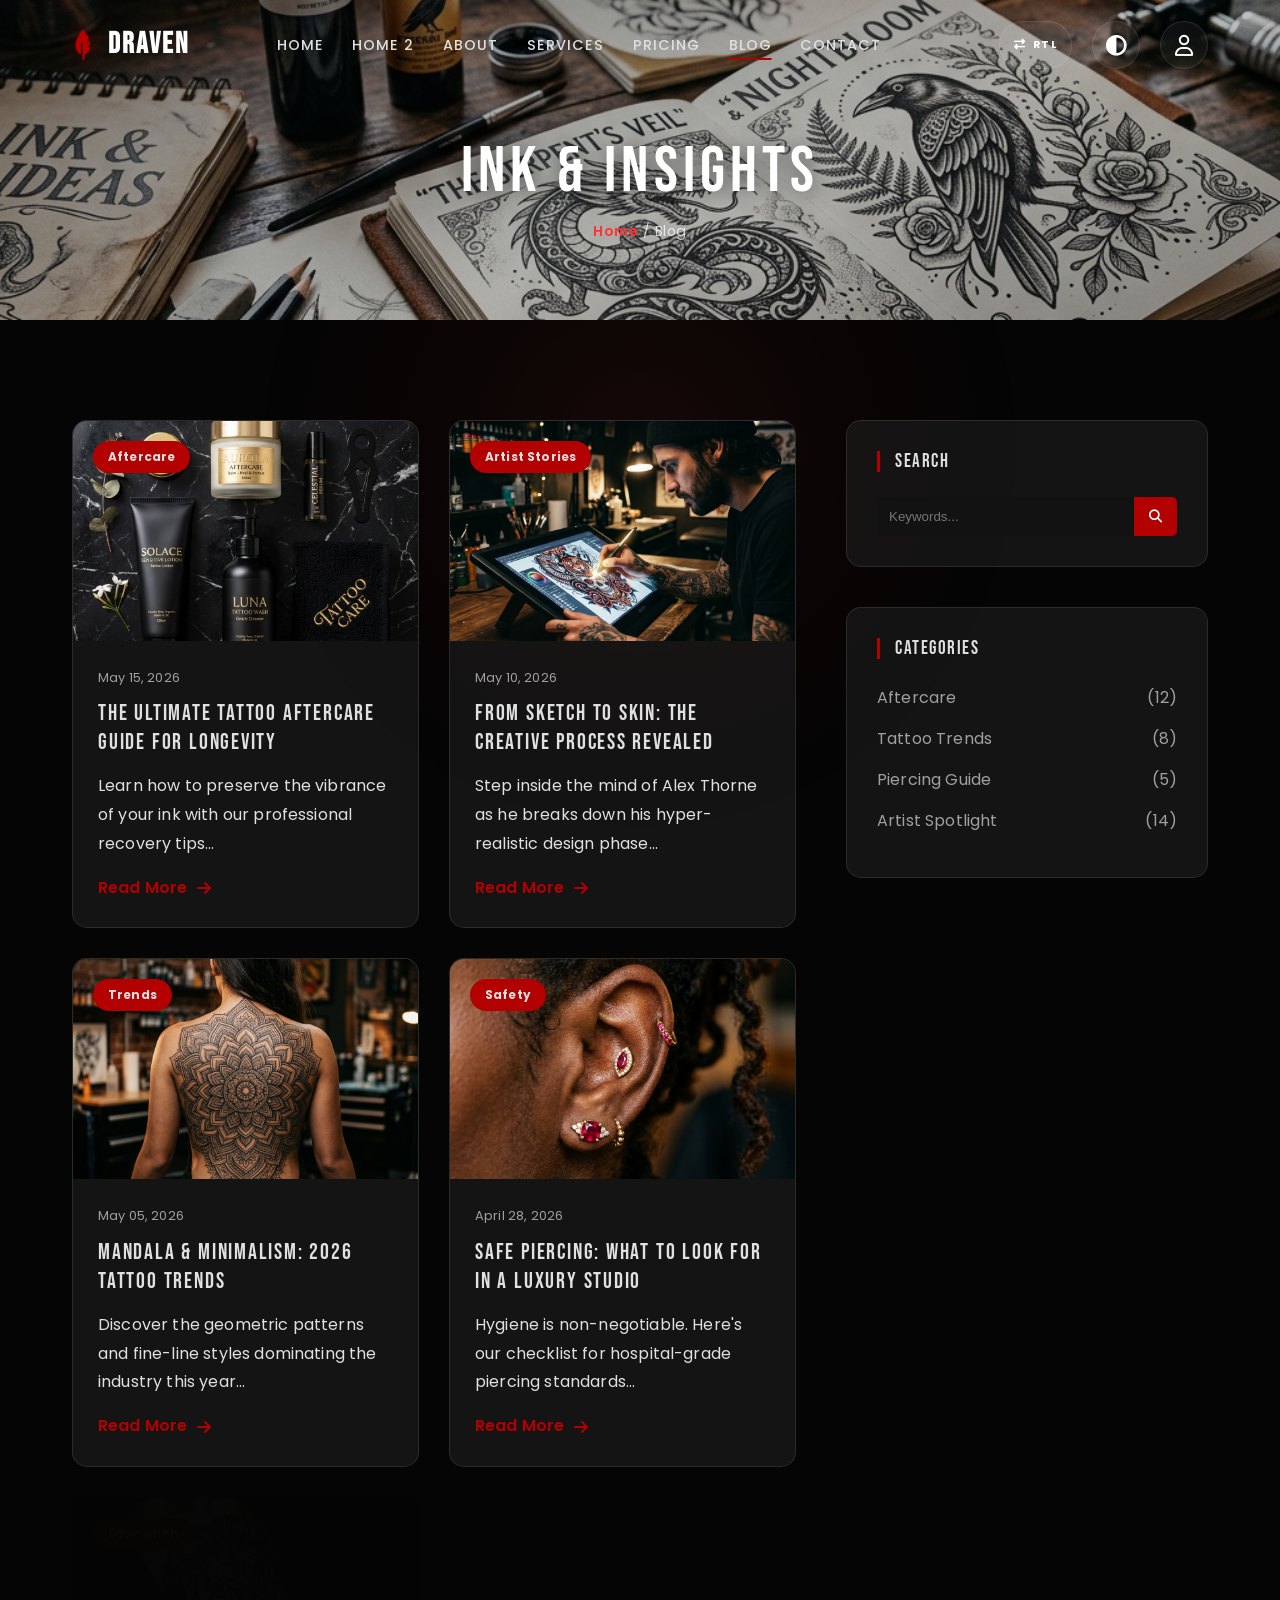
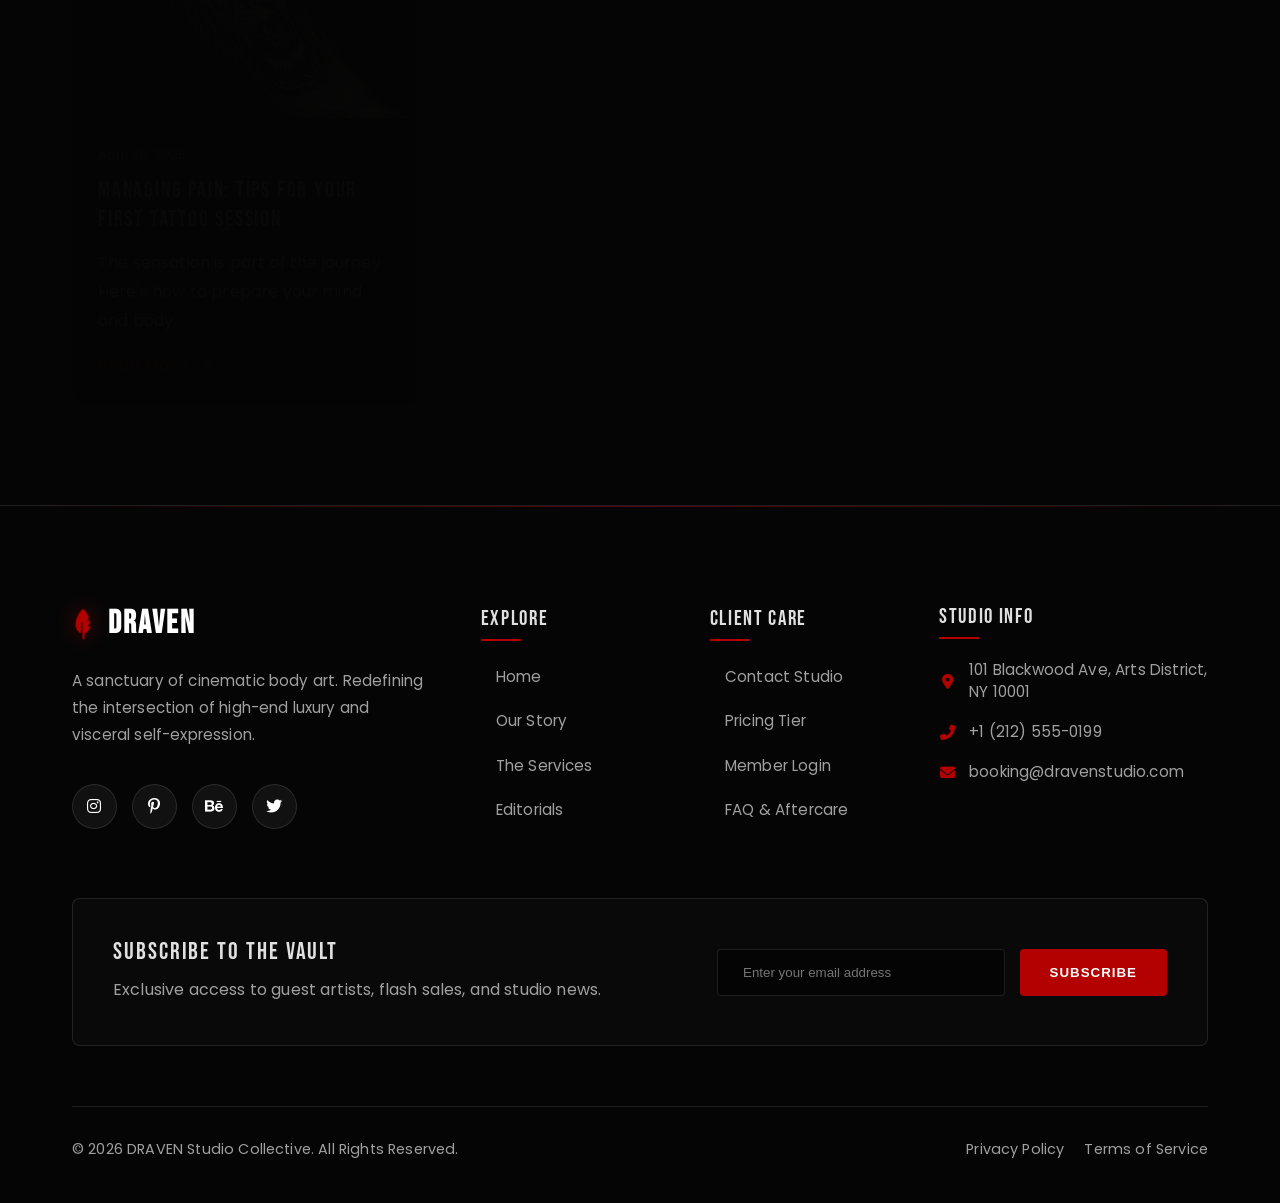
<file: blog.html>
<!DOCTYPE html>
<html lang="en">
<head>
    <meta charset="UTF-8">
    <meta name="viewport" content="width=device-width, initial-scale=1.0">
    <title>DRAVEN | Luxury Tattoo & Piercing Studio</title>
    <!-- Favicon -->
    <link rel="icon" type="image/svg+xml" href="data:image/svg+xml,<svg xmlns=%22http://www.w3.org/2000/svg%22 viewBox=%220 0 100 100%22><text y=%22.9em%22 font-size=%2290%22 fill=%22%23b30000%22>D</text></svg>">
    
    <!-- Performance Optimization: Preconnect to fonts -->
    <link rel="preconnect" href="https://fonts.googleapis.com">
    <link rel="preconnect" href="https://fonts.gstatic.com" crossorigin>
    
    <link href="https://fonts.googleapis.com/css2?family=Bebas+Neue&family=Poppins:wght@300;400;500;600;700;800;900&display=swap" rel="stylesheet">
    <link rel="stylesheet" href="https://cdnjs.cloudflare.com/ajax/libs/font-awesome/6.4.0/css/all.min.css">
    <link rel="stylesheet" href="assets/css/style.css">
</head>
<body class="blog-page">    <div class="bg-particles"></div>

    <!-- Preloader -->
    <div class="loader-wrapper">
        <div class="loader">
            <span class="loader-text">DRAVEN</span>
            <div class="loader-bar"></div>
        </div>
    </div>

        <header class="header">
        <nav class="navbar">
            <div class="container">
                <a href="index.html" class="logo"><i class="fas fa-feather-pointed logo-icon"></i> DRAVEN</a>
                <ul class="nav-links">
                    <li><a href="index.html">Home</a></li>
                    <li><a href="home2.html">Home 2</a></li>
                    <li><a href="about.html">About</a></li>
                    <li><a href="services.html">Services</a></li>
                    <li><a href="pricing.html">Pricing</a></li>
                    <li><a href="blog.html">Blog</a></li>
                    <li><a href="contact.html">Contact</a></li>
                </ul>
                <div class="navbar-utility">
                    <button class="utility-btn" id="theme-toggle" title="Switch Theme">
                        <i class="fa-solid fa-circle-half-stroke"></i>
                    </button>
                    <div class="user-dropdown-container">
                        <button class="utility-btn" id="user-btn" title="Member Access">
                            <i class="fa-regular fa-user"></i>
                        </button>
                        <div class="user-dropdown" id="user-dropdown">
                            <a href="login.html"><i class="fa-solid fa-right-to-bracket"></i> Login</a>
                            <a href="signup.html"><i class="fa-solid fa-user-plus"></i> Sign Up</a>
                        </div>
                    </div>
                    <div class="hamburger"><span></span><span></span><span></span></div>
                </div>
            </div>
        </nav>
    </header>

    <main>
        <div class="page-header blog-header">
            <div class="container reveal">
                <h1>Ink & Insights</h1>
                <div class="breadcrumb">
                    <a href="index.html">Home</a> / Blog
                </div>
            </div>
        </div>

        <section class="section-padding">
            <div class="container">
                <div class="blog-layout">
                    <div class="blog-grid-view">
                        <!-- Post 1 -->
                        <article class="blog-card reveal tilt-card">
                            <div class="blog-card-img">
                                <img src="assets/images/blog1.png" alt="Aftercare Guide" loading="lazy">
                                <span class="blog-category">Aftercare</span>
                            </div>
                            <div class="blog-card-info">
                                <span class="blog-date">May 15, 2026</span>
                                <h3>The Ultimate Tattoo Aftercare Guide for Longevity</h3>
                                <p>Learn how to preserve the vibrance of your ink with our professional recovery tips...</p>
                                <a href="blog-post-1.html" class="btn-text">Read More <i class="fas fa-arrow-right"></i></a>
                            </div>
                        </article>

                        <!-- Post 2 -->
                        <article class="blog-card reveal tilt-card">
                            <div class="blog-card-img">
                                <img src="assets/images/blog2.png" alt="Artist Spotlight" loading="lazy">
                                <span class="blog-category">Artist Stories</span>
                            </div>
                            <div class="blog-card-info">
                                <span class="blog-date">May 10, 2026</span>
                                <h3>From Sketch to Skin: The Creative Process Revealed</h3>
                                <p>Step inside the mind of Alex Thorne as he breaks down his hyper-realistic design phase...</p>
                                <a href="blog-post-2.html" class="btn-text">Read More <i class="fas fa-arrow-right"></i></a>
                            </div>
                        </article>

                        <!-- Post 3 -->
                        <article class="blog-card reveal tilt-card">
                            <div class="blog-card-img">
                                <img src="assets/images/gallery-tattoo2.png" alt="Tattoo Trends" loading="lazy">
                                <span class="blog-category">Trends</span>
                            </div>
                            <div class="blog-card-info">
                                <span class="blog-date">May 05, 2026</span>
                                <h3>Mandala & Minimalism: 2026 Tattoo Trends</h3>
                                <p>Discover the geometric patterns and fine-line styles dominating the industry this year...</p>
                                <a href="blog-post-3.html" class="btn-text">Read More <i class="fas fa-arrow-right"></i></a>
                            </div>
                        </article>

                        <!-- Post 4 (New) -->
                        <article class="blog-card reveal tilt-card">
                            <div class="blog-card-img">
                                <img src="assets/images/gallery-piercing1.png" alt="Piercing Safety" loading="lazy">
                                <span class="blog-category">Safety</span>
                            </div>
                            <div class="blog-card-info">
                                <span class="blog-date">April 28, 2026</span>
                                <h3>Safe Piercing: What to Look for in a Luxury Studio</h3>
                                <p>Hygiene is non-negotiable. Here's our checklist for hospital-grade piercing standards...</p>
                                <a href="#" class="btn-text">Read More <i class="fas fa-arrow-right"></i></a>
                            </div>
                        </article>

                        <!-- Post 5 (New) -->
                        <article class="blog-card reveal tilt-card">
                            <div class="blog-card-img">
                                <img src="assets/images/gallery-tattoo1.png" alt="Pain Management" loading="lazy">
                                <span class="blog-category">Education</span>
                            </div>
                            <div class="blog-card-info">
                                <span class="blog-date">April 20, 2026</span>
                                <h3>Managing Pain: Tips for Your First Tattoo Session</h3>
                                <p>The sensation is part of the journey. Here's how to prepare your mind and body...</p>
                                <a href="#" class="btn-text">Read More <i class="fas fa-arrow-right"></i></a>
                            </div>
                        </article>

                        <!-- Post 6 (New) -->
                        <article class="blog-card reveal tilt-card">
                            <div class="blog-card-img">
                                <img src="assets/images/gallery-tattoo3.png" alt="Ink Science" loading="lazy">
                                <span class="blog-category">Science</span>
                            </div>
                            <div class="blog-card-info">
                                <span class="blog-date">April 15, 2026</span>
                                <h3>The Science of Ink: Why Quality Pigment Matters</h3>
                                <p>Not all inks are created equal. Discover why we only use vegan, organic pigments...</p>
                                <a href="#" class="btn-text">Read More <i class="fas fa-arrow-right"></i></a>
                            </div>
                        </article>
                    </div>

                    <aside class="sidebar reveal">
                        <div class="sidebar-widget">
                            <h4 class="widget-title">Search</h4>
                            <form class="search-form">
                                <input type="text" placeholder="Keywords...">
                                <button type="submit"><i class="fas fa-search"></i></button>
                            </form>
                        </div>
                        <div class="sidebar-widget">
                            <h4 class="widget-title">Categories</h4>
                            <ul class="category-list">
                                <li><a href="#">Aftercare <span>(12)</span></a></li>
                                <li><a href="#">Tattoo Trends <span>(8)</span></a></li>
                                <li><a href="#">Piercing Guide <span>(5)</span></a></li>
                                <li><a href="#">Artist Spotlight <span>(14)</span></a></li>
                            </ul>
                        </div>
                    </aside>
                </div>
            </div>
        </section>
    </main>

        <!-- PREMIUM FOOTER -->
    <footer class="footer">
        <div class="container">
            <div class="footer-grid">
                <!-- Brand Info -->
                <div class="footer-col footer-brand">
                    <a href="index.html" class="logo"><i class="fas fa-feather-pointed logo-icon"></i> DRAVEN</a>
                    <p class="footer-desc">A sanctuary of cinematic body art. Redefining the intersection of high-end luxury and visceral self-expression.</p>
                    <div class="social-icons">
                        <a href="#" aria-label="Instagram"><i class="fab fa-instagram"></i></a>
                        <a href="#" aria-label="Pinterest"><i class="fab fa-pinterest-p"></i></a>
                        <a href="#" aria-label="Behance"><i class="fab fa-behance"></i></a>
                        <a href="#" aria-label="Twitter"><i class="fab fa-twitter"></i></a>
                    </div>
                </div>

                <!-- Navigation Links -->
                <div class="footer-col footer-links">
                    <h4>Explore</h4>
                    <ul>
                        <li><a href="index.html"><i class="fas fa-chevron-right"></i> Home</a></li>
                        <li><a href="about.html"><i class="fas fa-chevron-right"></i> Our Story</a></li>
                        <li><a href="services.html"><i class="fas fa-chevron-right"></i> The Services</a></li>
                        <li><a href="blog.html"><i class="fas fa-chevron-right"></i> Editorials</a></li>
                    </ul>
                </div>

                <!-- Support Links -->
                <div class="footer-col footer-links">
                    <h4>Client Care</h4>
                    <ul>
                        <li><a href="contact.html"><i class="fas fa-chevron-right"></i> Contact Studio</a></li>
                        <li><a href="pricing.html"><i class="fas fa-chevron-right"></i> Pricing Tier</a></li>
                        <li><a href="login.html"><i class="fas fa-chevron-right"></i> Member Login</a></li>
                        <li><a href="contact.html"><i class="fas fa-chevron-right"></i> FAQ & Aftercare</a></li>
                    </ul>
                </div>

                <!-- Newsletter & Contact -->
                <div class="footer-col footer-contact">
                    <h4>Studio Info</h4>
                    <p class="contact-info"><i class="fas fa-map-marker-alt"></i> 101 Blackwood Ave, Arts District, NY 10001</p>
                    <p class="contact-info"><i class="fas fa-phone-alt"></i> +1 (212) 555-0199</p>
                    <p class="contact-info"><i class="fas fa-envelope"></i> booking@dravenstudio.com</p>
                </div>
            </div>

            <div class="footer-newsletter-row">
                <div class="newsletter-content">
                    <h4>Subscribe to The Vault</h4>
                    <p>Exclusive access to guest artists, flash sales, and studio news.</p>
                </div>
                <form class="newsletter-form premium-form">
                    <input type="email" placeholder="Enter your email address" required>
                    <button type="submit">Subscribe</button>
                </form>
            </div>

            <div class="footer-bottom">
                <p>&copy; 2026 DRAVEN Studio Collective. All Rights Reserved.</p>
                <div class="footer-legal">
                    <a href="#">Privacy Policy</a>
                    <a href="#">Terms of Service</a>
                </div>
            </div>
        </div>
    </footer>

    <!-- Performance Optimization: Deferred JS -->
    <script src="assets/js/script.js" defer></script>
</body>
</html>
</file>
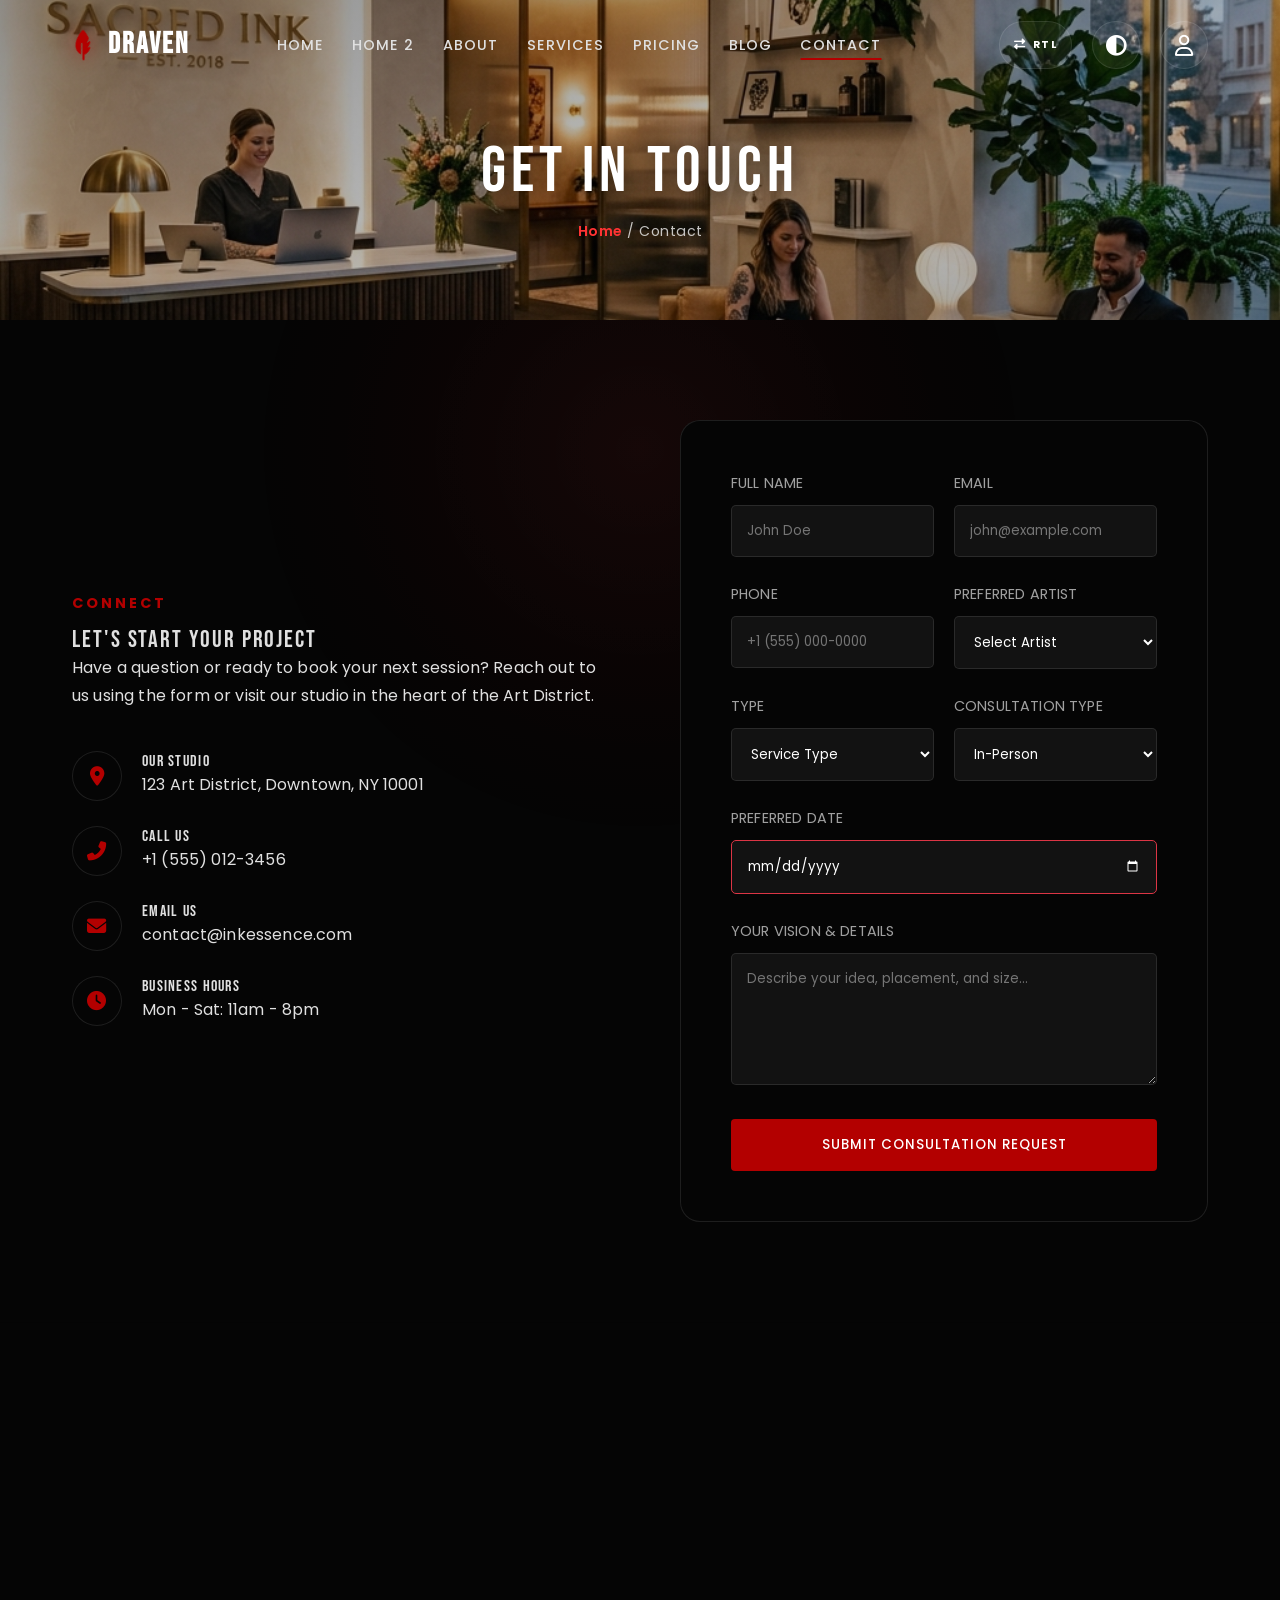
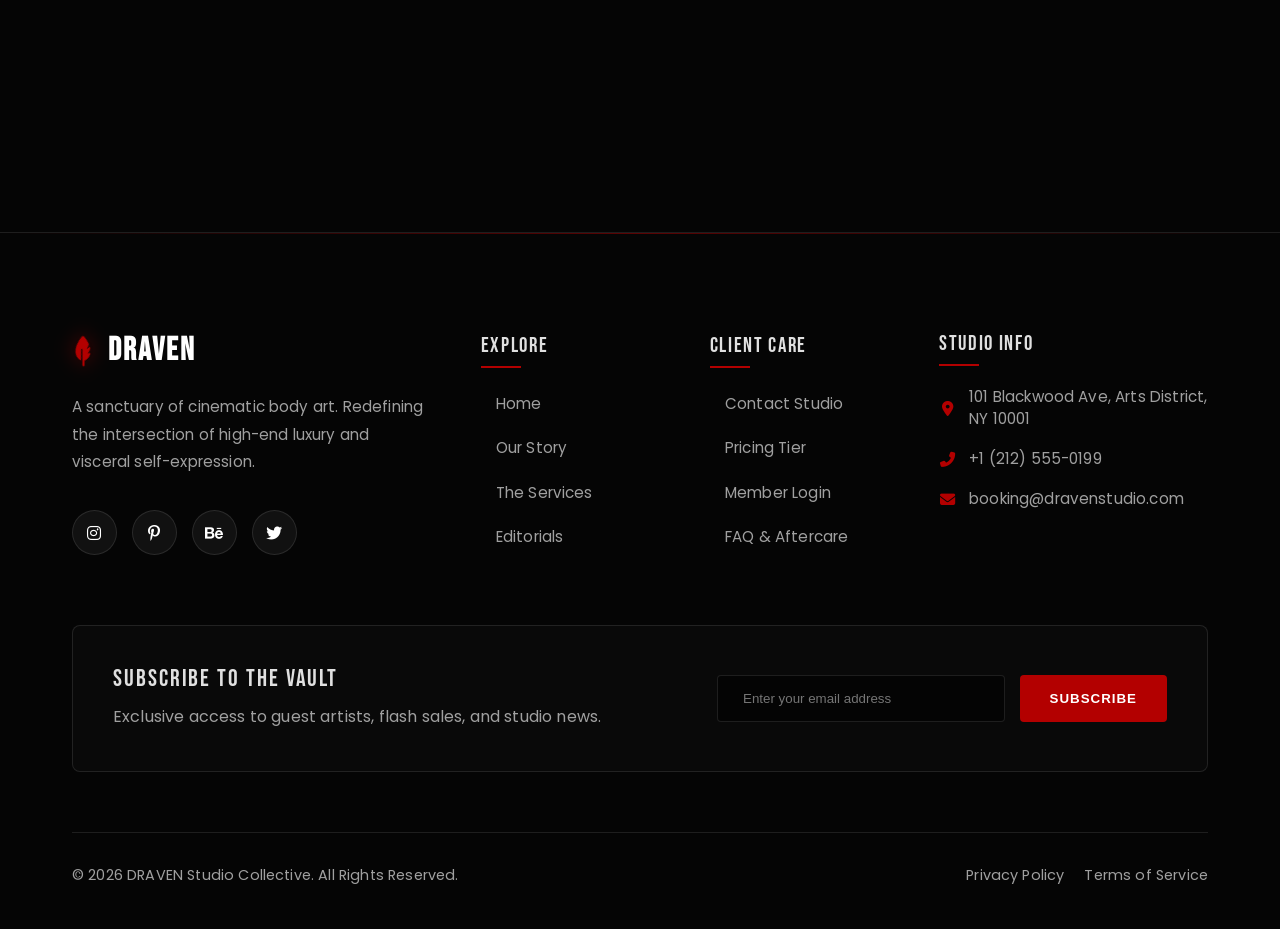
<file: contact.html>
<!DOCTYPE html>
<html lang="en">
<head>
    <meta charset="UTF-8">
    <meta name="viewport" content="width=device-width, initial-scale=1.0">
    <title>DRAVEN | Luxury Tattoo & Piercing Studio</title>
    <!-- Favicon -->
    <link rel="icon" type="image/svg+xml" href="data:image/svg+xml,<svg xmlns=%22http://www.w3.org/2000/svg%22 viewBox=%220 0 100 100%22><text y=%22.9em%22 font-size=%2290%22 fill=%22%23b30000%22>D</text></svg>">
    <link rel="preconnect" href="https://fonts.googleapis.com">
    <link rel="preconnect" href="https://fonts.gstatic.com" crossorigin>
    <link href="https://fonts.googleapis.com/css2?family=Bebas+Neue&family=Poppins:wght@300;400;500;600;700;800;900&display=swap" rel="stylesheet">
    <link rel="stylesheet" href="https://cdnjs.cloudflare.com/ajax/libs/font-awesome/6.4.0/css/all.min.css">
    <link rel="stylesheet" href="assets/css/style.css">
</head>
<body>
    <div class="bg-particles"></div>

    <!-- Preloader -->
    <div class="loader-wrapper">
        <div class="loader">
            <span class="loader-text">DRAVEN</span>
            <div class="loader-bar"></div>
        </div>
    </div>

        <header class="header">
        <nav class="navbar">
            <div class="container">
                <a href="index.html" class="logo"><i class="fas fa-feather-pointed logo-icon"></i> DRAVEN</a>
                <ul class="nav-links">
                    <li><a href="index.html">Home</a></li>
                    <li><a href="home2.html">Home 2</a></li>
                    <li><a href="about.html">About</a></li>
                    <li><a href="services.html">Services</a></li>
                    <li><a href="pricing.html">Pricing</a></li>
                    <li><a href="blog.html">Blog</a></li>
                    <li><a href="contact.html">Contact</a></li>
                </ul>
                <div class="navbar-utility">
                    <button class="utility-btn" id="theme-toggle" title="Switch Theme">
                        <i class="fa-solid fa-circle-half-stroke"></i>
                    </button>
                    <div class="user-dropdown-container">
                        <button class="utility-btn" id="user-btn" title="Member Access">
                            <i class="fa-regular fa-user"></i>
                        </button>
                        <div class="user-dropdown" id="user-dropdown">
                            <a href="login.html"><i class="fa-solid fa-right-to-bracket"></i> Login</a>
                            <a href="signup.html"><i class="fa-solid fa-user-plus"></i> Sign Up</a>
                        </div>
                    </div>
                    <div class="hamburger"><span></span><span></span><span></span></div>
                </div>
            </div>
        </nav>
    </header>

    <main>
        <div class="page-header contact-header">
            <div class="container">
                <h1>Get In Touch</h1>
                <div class="breadcrumb">
                    <a href="index.html">Home</a> / Contact
                </div>
            </div>
        </div>

        <section class="section-padding">
            <div class="container">
                <div class="booking-grid">
                    <div class="booking-content reveal">
                        <span class="subtitle">Connect</span>
                        <h2>Let's Start Your Project</h2>
                        <p>Have a question or ready to book your next session? Reach out to us using the form or visit our studio in the heart of the Art District.</p>
                        
                        <div class="contact-info-list">
                            <div class="info-item">
                                <i class="fas fa-map-marker-alt"></i>
                                <div>
                                    <h4>Our Studio</h4>
                                    <span>123 Art District, Downtown, NY 10001</span>
                                </div>
                            </div>
                            <div class="info-item">
                                <i class="fas fa-phone-alt"></i>
                                <div>
                                    <h4>Call Us</h4>
                                    <span>+1 (555) 012-3456</span>
                                </div>
                            </div>
                            <div class="info-item">
                                <i class="fas fa-envelope"></i>
                                <div>
                                    <h4>Email Us</h4>
                                    <span>contact@inkessence.com</span>
                                </div>
                            </div>
                            <div class="info-item">
                                <i class="fas fa-clock"></i>
                                <div>
                                    <h4>Business Hours</h4>
                                    <span>Mon - Sat: 11am - 8pm</span>
                                </div>
                            </div>
                        </div>
                    </div>
                    
                    <form id="consultation-form" class="booking-form reveal">
                        <div class="form-row">
                            <div class="form-group">
                                <label>Full Name</label>
                                <input type="text" id="name" placeholder="John Doe" required>
                                <span class="error-msg">Name is required</span>
                            </div>
                            <div class="form-group">
                                <label>Email</label>
                                <input type="email" id="email" placeholder="john@example.com" required>
                                <span class="error-msg">Valid email is required</span>
                            </div>
                        </div>
                        <div class="form-row">
                            <div class="form-group">
                                <label>Phone</label>
                                <input type="tel" id="phone" placeholder="+1 (555) 000-0000" required>
                                <span class="error-msg">Phone number is required</span>
                            </div>
                            <div class="form-group">
                                <label>Preferred Artist</label>
                                <select id="artist" required>
                                    <option value="" disabled selected>Select Artist</option>
                                    <option value="alex">Alex Vane</option>
                                    <option value="sarah">Sarah Thorne</option>
                                    <option value="any">No Preference</option>
                                </select>
                            </div>
                        </div>
                        <div class="form-row">
                            <div class="form-group">
                                <label>Type</label>
                                <select id="type" required>
                                    <option value="" disabled selected>Service Type</option>
                                    <option value="tattoo">Tattoo</option>
                                    <option value="piercing">Piercing</option>
                                </select>
                            </div>
                            <div class="form-group">
                                <label>Consultation Type</label>
                                <select id="consult-type" required>
                                    <option value="in-person">In-Person</option>
                                    <option value="virtual">Virtual (Video Call)</option>
                                </select>
                            </div>
                        </div>
                        <div class="form-group">
                            <label>Preferred Date</label>
                            <input type="date" id="date" required>
                        </div>
                        <div class="form-group">
                            <label>Your Vision & Details</label>
                            <textarea id="message" rows="5" placeholder="Describe your idea, placement, and size..." required></textarea>
                            <span class="error-msg">Please describe your request</span>
                        </div>
                        <button type="submit" class="btn btn-primary btn-block">Submit Consultation Request</button>
                        <div id="form-status" class="form-status"></div>
                    </form>
                </div>
            </div>
        </section>

        <!-- Google Map Section -->
        <section class="map-section reveal">
            <iframe 
                src="https://www.google.com/maps/embed?pb=!1m18!1m12!1m3!1d193595.15830869428!2d-74.119763973046!3d40.69766374874431!2m3!1f0!2f0!3f0!3m2!1i1024!2i768!4f13.1!3m3!1m2!1s0x89c24fa5d33f083b%3A0xc80b8f06e177fe62!2sNew%20York%2C%20NY!5e0!3m2!1sen!2sus!4v1684234567890!5m2!1sen!2sus" 
                width="100%" 
                height="500" 
                style="border:0; filter: grayscale(1) invert(1) contrast(1.2) opacity(0.8); border-top: 1px solid var(--glass-border);" 
                allowfullscreen="" 
                loading="lazy">
            </iframe>
        </section>
    </main>

        <!-- PREMIUM FOOTER -->
    <footer class="footer">
        <div class="container">
            <div class="footer-grid">
                <!-- Brand Info -->
                <div class="footer-col footer-brand">
                    <a href="index.html" class="logo"><i class="fas fa-feather-pointed logo-icon"></i> DRAVEN</a>
                    <p class="footer-desc">A sanctuary of cinematic body art. Redefining the intersection of high-end luxury and visceral self-expression.</p>
                    <div class="social-icons">
                        <a href="#" aria-label="Instagram"><i class="fab fa-instagram"></i></a>
                        <a href="#" aria-label="Pinterest"><i class="fab fa-pinterest-p"></i></a>
                        <a href="#" aria-label="Behance"><i class="fab fa-behance"></i></a>
                        <a href="#" aria-label="Twitter"><i class="fab fa-twitter"></i></a>
                    </div>
                </div>

                <!-- Navigation Links -->
                <div class="footer-col footer-links">
                    <h4>Explore</h4>
                    <ul>
                        <li><a href="index.html"><i class="fas fa-chevron-right"></i> Home</a></li>
                        <li><a href="about.html"><i class="fas fa-chevron-right"></i> Our Story</a></li>
                        <li><a href="services.html"><i class="fas fa-chevron-right"></i> The Services</a></li>
                        <li><a href="blog.html"><i class="fas fa-chevron-right"></i> Editorials</a></li>
                    </ul>
                </div>

                <!-- Support Links -->
                <div class="footer-col footer-links">
                    <h4>Client Care</h4>
                    <ul>
                        <li><a href="contact.html"><i class="fas fa-chevron-right"></i> Contact Studio</a></li>
                        <li><a href="pricing.html"><i class="fas fa-chevron-right"></i> Pricing Tier</a></li>
                        <li><a href="login.html"><i class="fas fa-chevron-right"></i> Member Login</a></li>
                        <li><a href="contact.html"><i class="fas fa-chevron-right"></i> FAQ & Aftercare</a></li>
                    </ul>
                </div>

                <!-- Newsletter & Contact -->
                <div class="footer-col footer-contact">
                    <h4>Studio Info</h4>
                    <p class="contact-info"><i class="fas fa-map-marker-alt"></i> 101 Blackwood Ave, Arts District, NY 10001</p>
                    <p class="contact-info"><i class="fas fa-phone-alt"></i> +1 (212) 555-0199</p>
                    <p class="contact-info"><i class="fas fa-envelope"></i> booking@dravenstudio.com</p>
                </div>
            </div>

            <div class="footer-newsletter-row">
                <div class="newsletter-content">
                    <h4>Subscribe to The Vault</h4>
                    <p>Exclusive access to guest artists, flash sales, and studio news.</p>
                </div>
                <form class="newsletter-form premium-form">
                    <input type="email" placeholder="Enter your email address" required>
                    <button type="submit">Subscribe</button>
                </form>
            </div>

            <div class="footer-bottom">
                <p>&copy; 2026 DRAVEN Studio Collective. All Rights Reserved.</p>
                <div class="footer-legal">
                    <a href="#">Privacy Policy</a>
                    <a href="#">Terms of Service</a>
                </div>
            </div>
        </div>
    </footer>

    <script src="assets/js/script.js"></script>
</body>
</html>
</file>
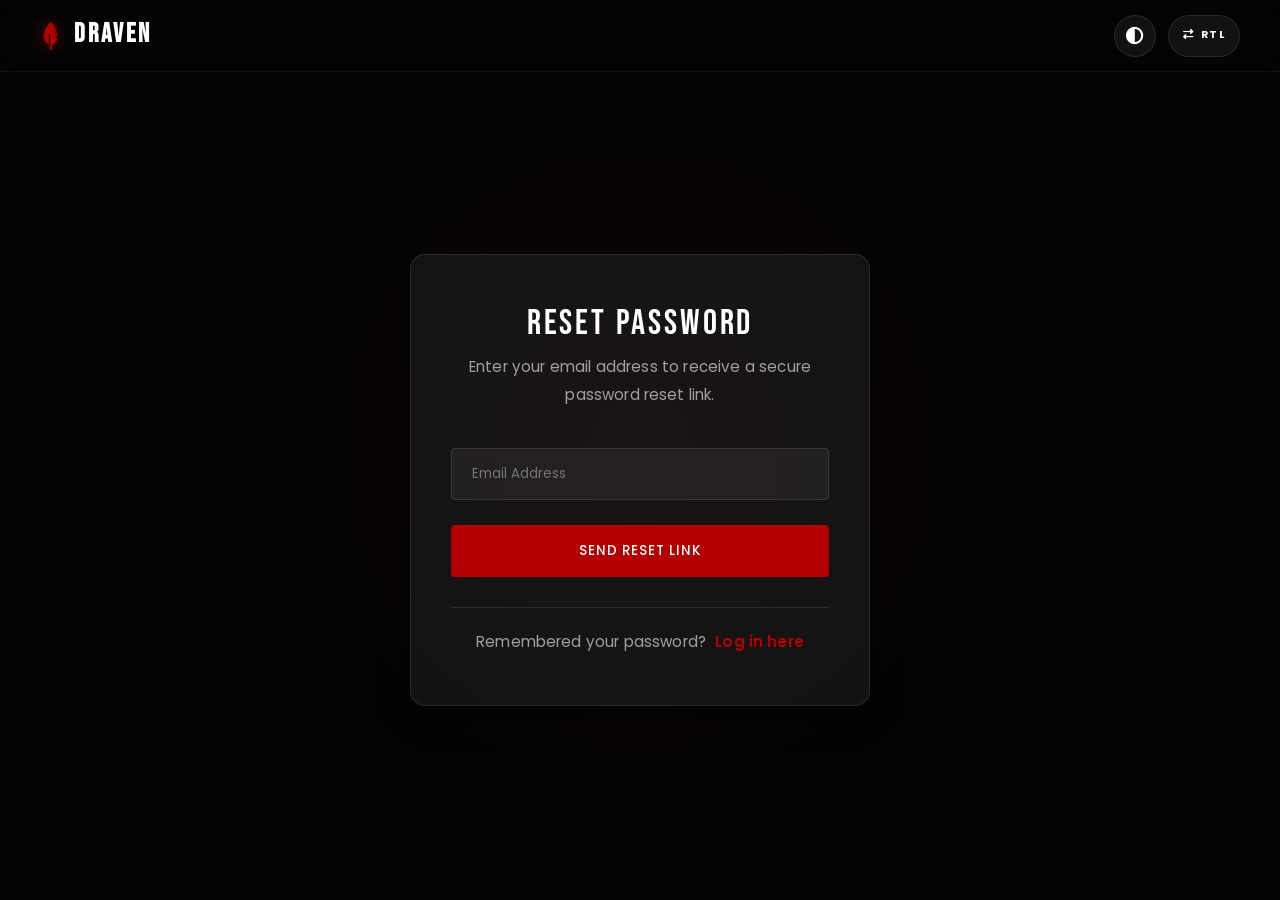
<file: forgot-password.html>
<!DOCTYPE html>
<html lang="en">

<head>
    <meta charset="UTF-8">
    <meta name="viewport" content="width=device-width, initial-scale=1.0">
    <title>Forgot Password | DRAVEN</title>
    <!-- Favicon -->
    <link rel="icon" type="image/svg+xml"
        href="data:image/svg+xml,<svg xmlns=%22http://www.w3.org/2000/svg%22 viewBox=%220 0 100 100%22><text y=%22.9em%22 font-size=%2290%22 fill=%22%23b30000%22>D</text></svg>">
    <link rel="preconnect" href="https://fonts.googleapis.com">
    <link rel="preconnect" href="https://fonts.gstatic.com" crossorigin>
    <link
        href="https://fonts.googleapis.com/css2?family=Bebas+Neue&family=Poppins:wght@300;400;500;600;700;800;900&display=swap"
        rel="stylesheet">
    <link rel="stylesheet" href="https://cdnjs.cloudflare.com/ajax/libs/font-awesome/6.4.0/css/all.min.css">
    <link rel="stylesheet" href="assets/css/style.css">
</head>

<body class="auth-page">    <div class="bg-particles"></div>

    <!-- Preloader -->
    <div class="loader-wrapper">
        <div class="loader">
            <span class="loader-text">DRAVEN</span>
            <div class="loader-bar"></div>
        </div>
    </div>

    <!-- Auth Topbar: Logo + Theme & RTL controls -->
    <div class="auth-brand-bar">
        <a href="index.html" class="auth-brand-logo">
            <i class="fas fa-feather-pointed"></i> DRAVEN
        </a>
        <div class="auth-controls">
            <button class="utility-btn" id="auth-theme-toggle" title="Switch Theme" aria-label="Switch Light/Dark theme">
                <i class="fa-solid fa-circle-half-stroke"></i>
            </button>
            <button class="utility-btn rtl-toggle" id="auth-rtl-toggle" title="Toggle Right-to-Left mode" aria-label="Toggle Right-to-Left mode">
                <i class="fa-solid fa-right-left"></i>
                <span class="rtl-label">RTL</span>
            </button>
        </div>
    </div>

    <main class="auth-main">
        <section class="auth-section">
            <div class="auth-container reveal">
                <div class="auth-card">
                    <div class="auth-header">
                        <h2>Reset Password</h2>
                        <p>Enter your email address to receive a secure password reset link.</p>
                    </div>
                    <form class="auth-form" action="login.html">
                        <div class="form-group">
                            <input type="email" placeholder="Email Address" required>
                        </div>
                        <button type="submit" class="btn btn-primary btn-block">Send Reset Link</button>
                    </form>
                    <div class="auth-footer">
                        <p>Remembered your password? <a href="login.html">Log in here</a></p>
                    </div>
                </div>
            </div>
        </section>
    </main>

    <script src="assets/js/script.js"></script>
</body>

</html>
</file>
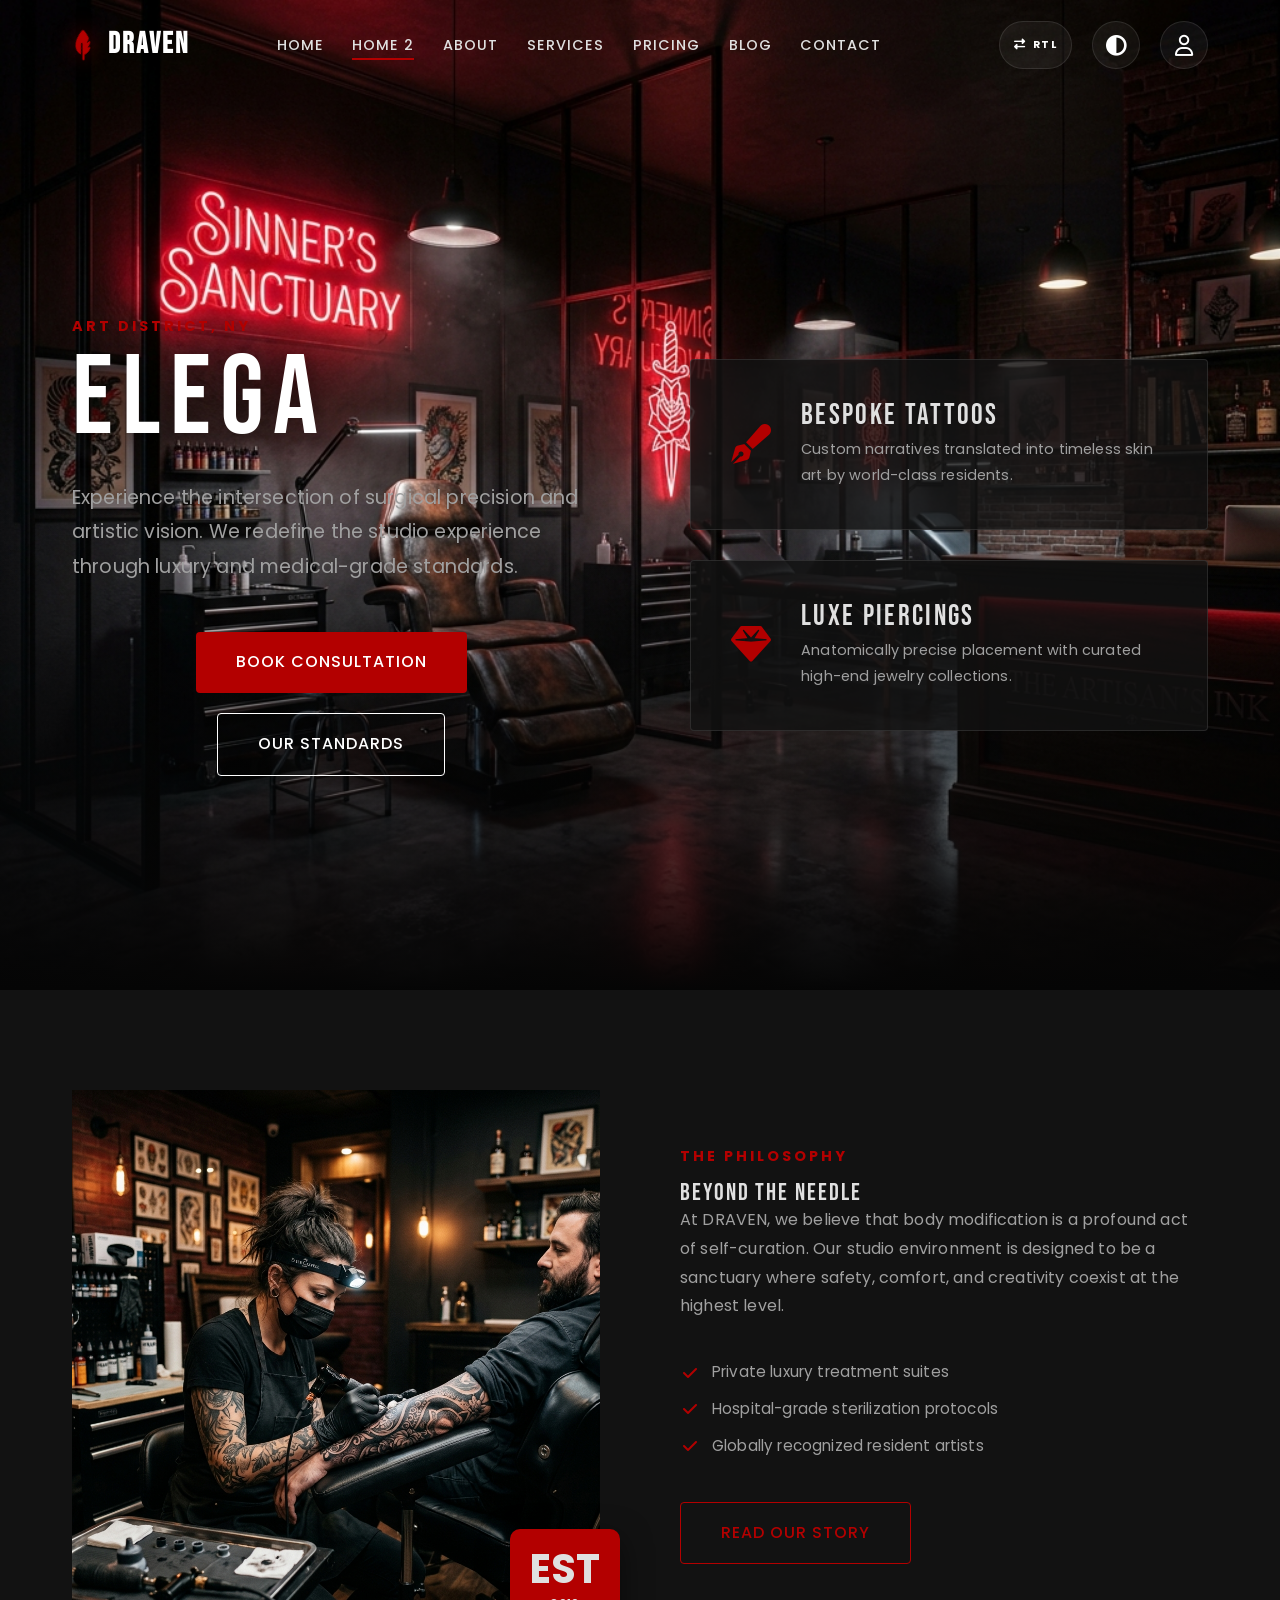
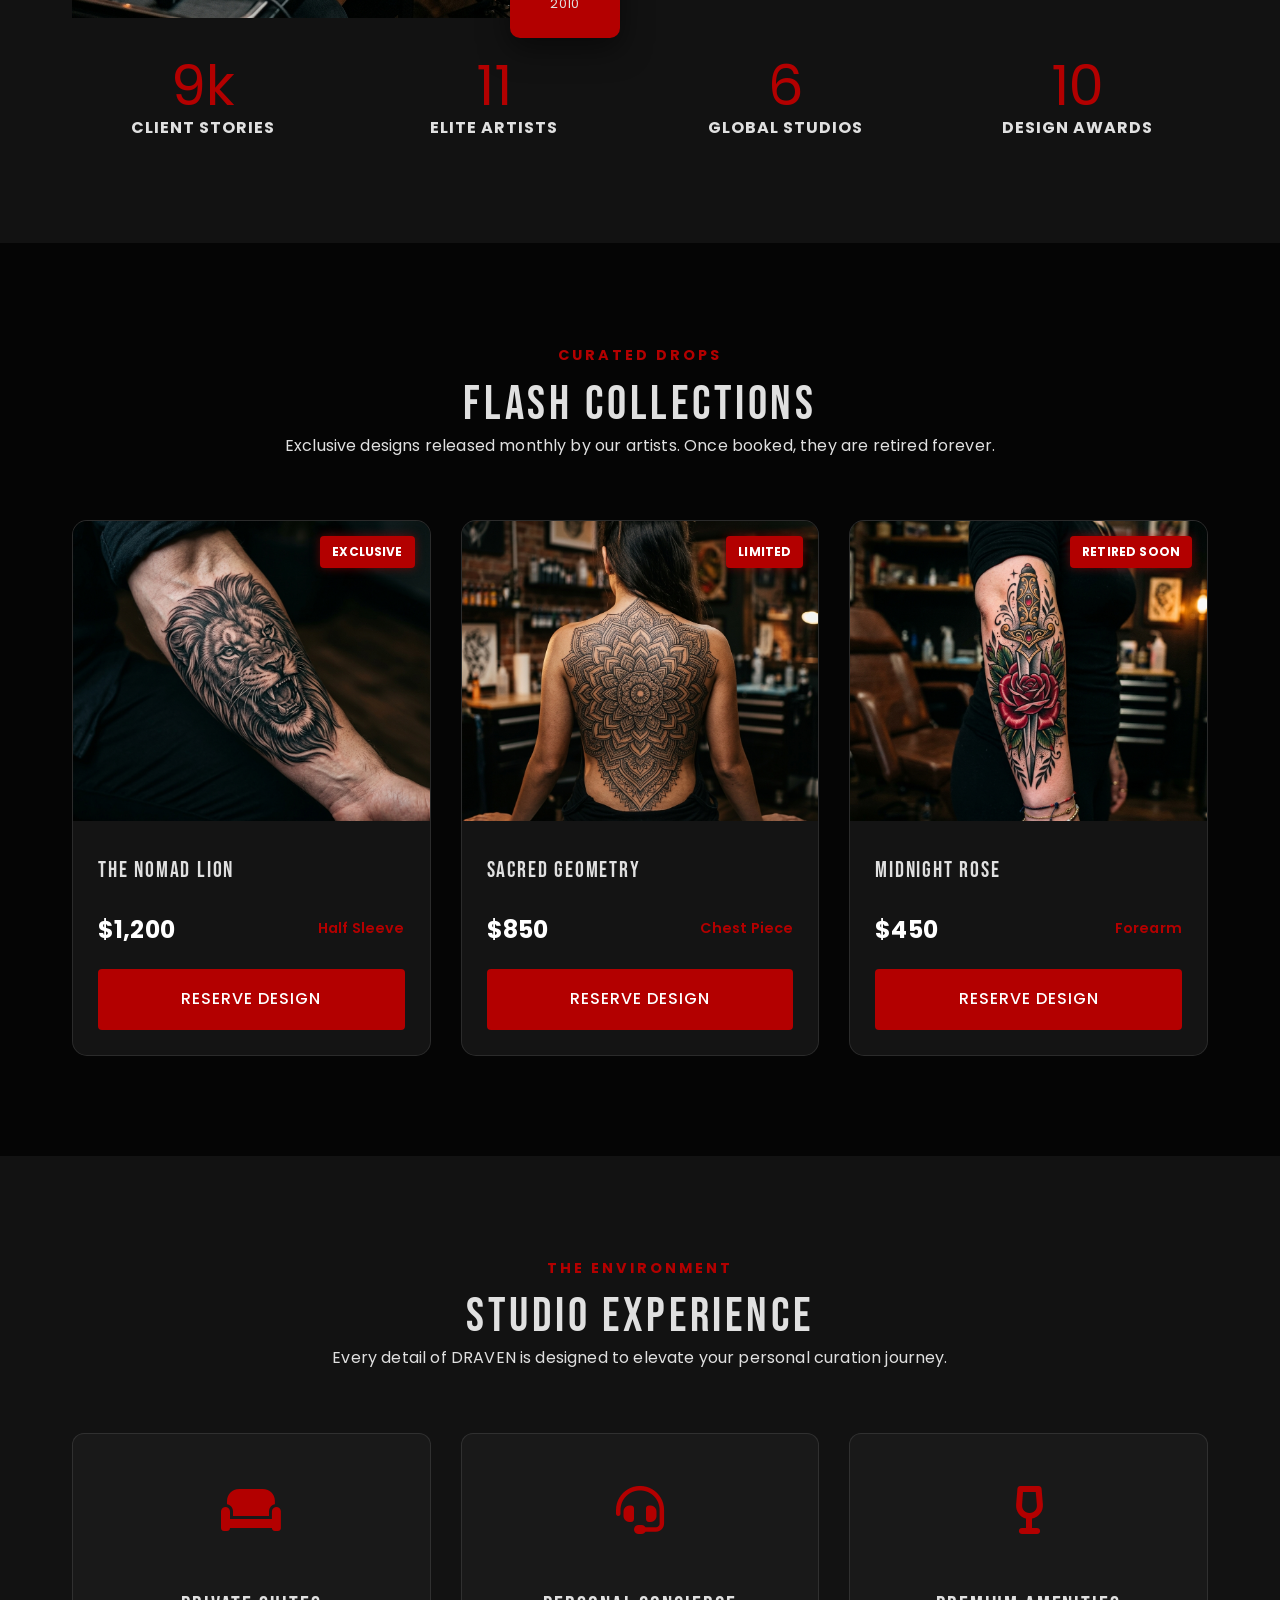
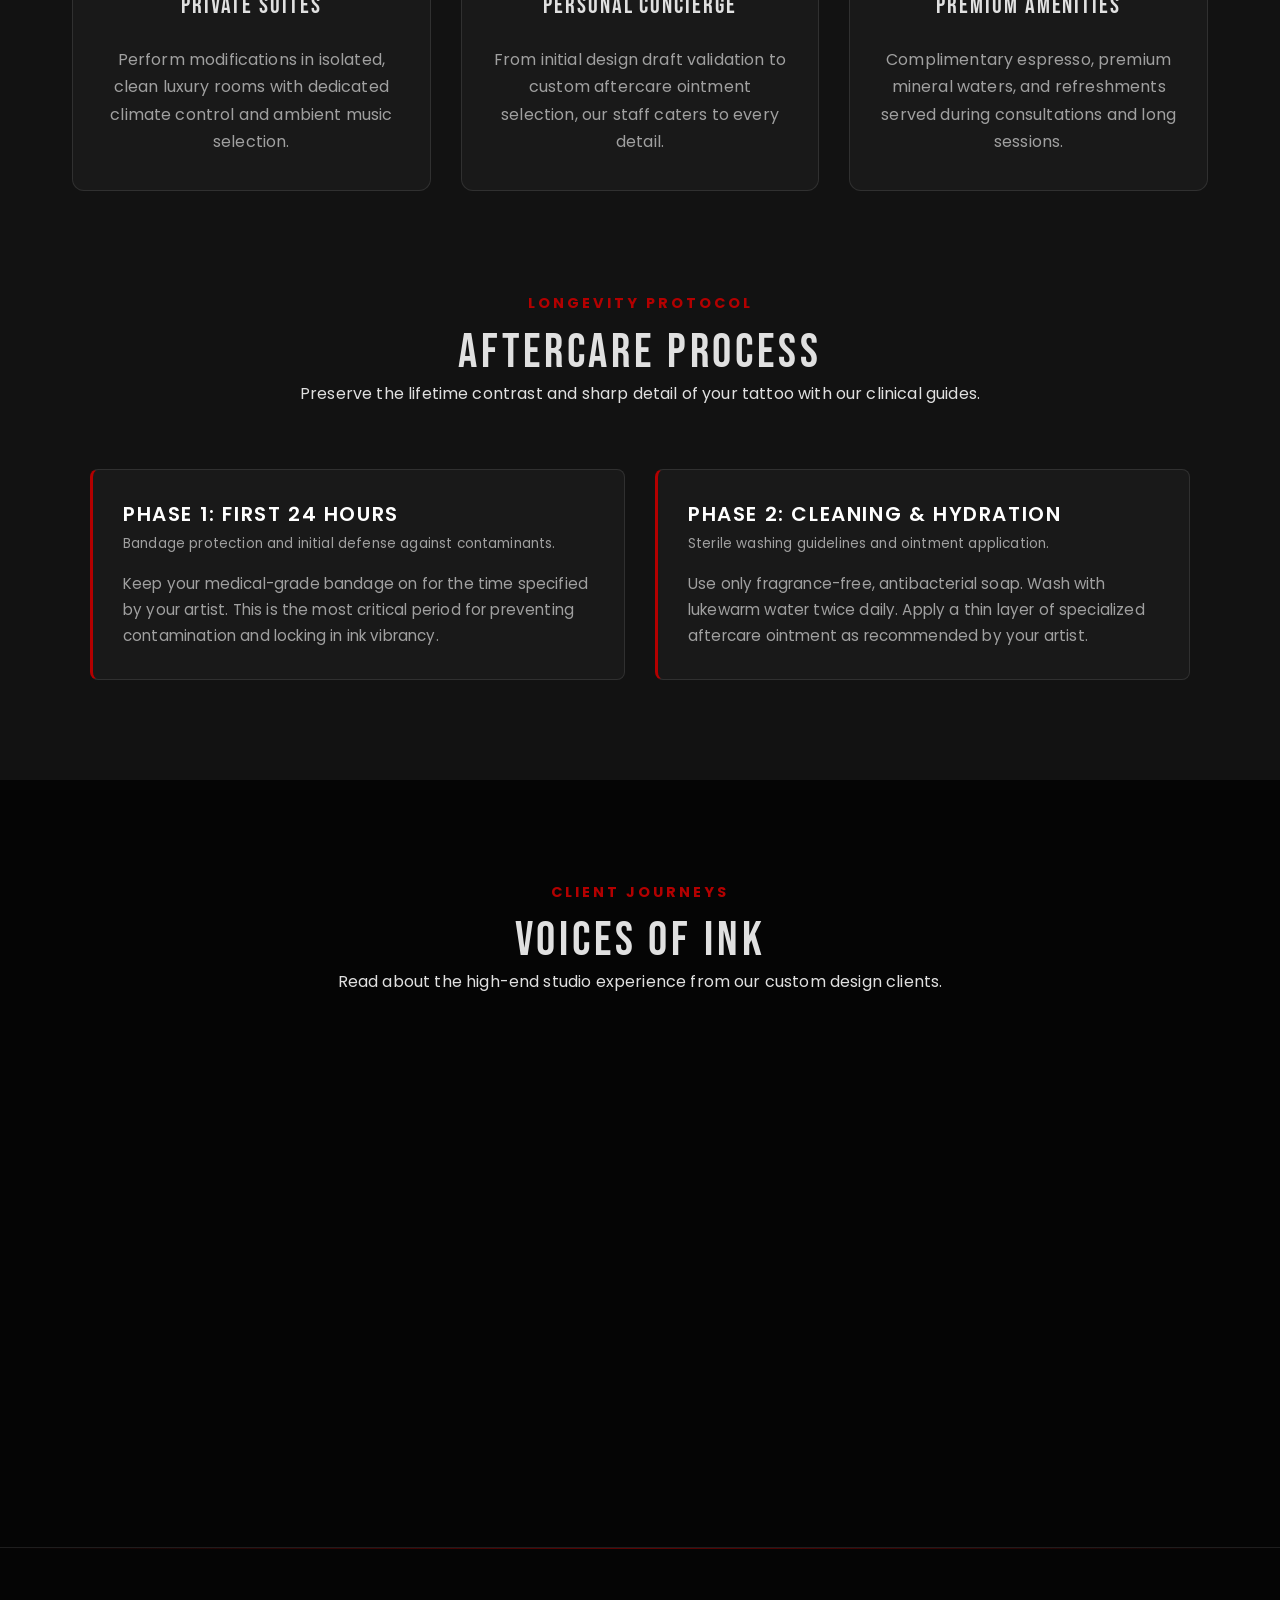
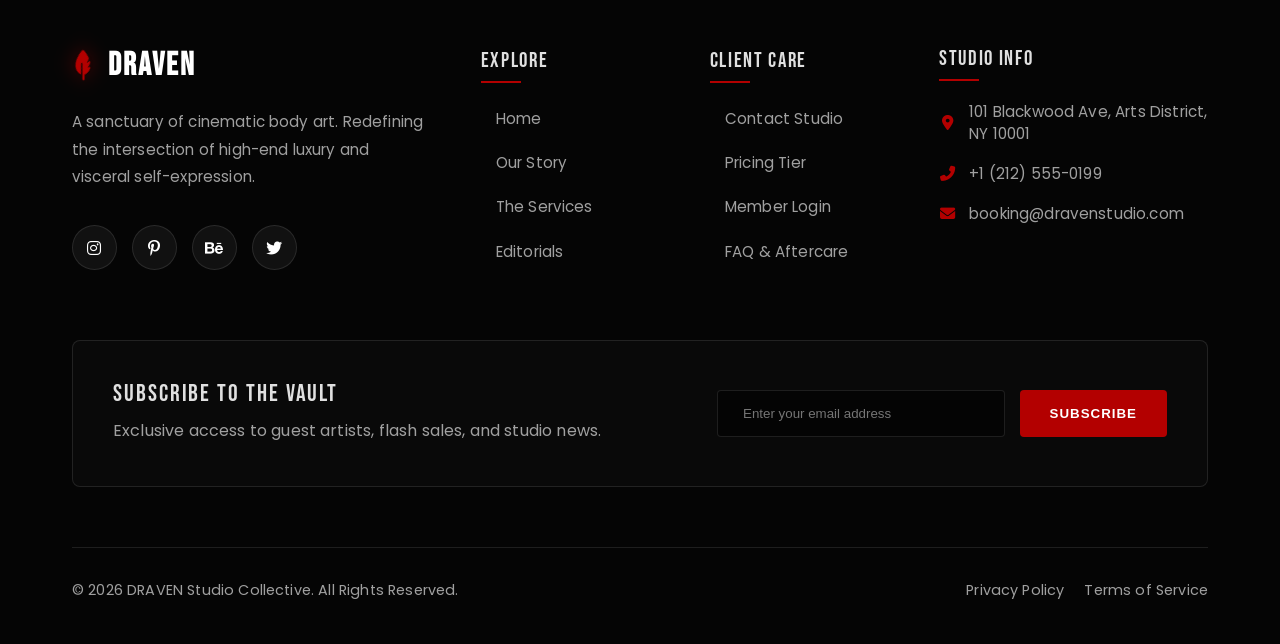
<file: home2.html>
<!DOCTYPE html>
<html lang="en">
<head>
    <meta charset="UTF-8">
    <meta name="viewport" content="width=device-width, initial-scale=1.0">
    <title>DRAVEN | Luxury Tattoo & Piercing Studio</title>
    <!-- Favicon -->
    <link rel="icon" type="image/svg+xml" href="data:image/svg+xml,<svg xmlns=%22http://www.w3.org/2000/svg%22 viewBox=%220 0 100 100%22><text y=%22.9em%22 font-size=%2290%22 fill=%22%23b30000%22>D</text></svg>">
    <link rel="preconnect" href="https://fonts.googleapis.com">
    <link rel="preconnect" href="https://fonts.gstatic.com" crossorigin>
    <link href="https://fonts.googleapis.com/css2?family=Bebas+Neue&family=Poppins:wght@300;400;500;600;700;800;900&display=swap" rel="stylesheet">
    <link rel="stylesheet" href="https://cdnjs.cloudflare.com/ajax/libs/font-awesome/6.4.0/css/all.min.css">
    <link rel="stylesheet" href="assets/css/style.css">
    <style>
        /* Home2 Specific Professional Overrides */
        .home2-hero {
            height: 110vh;
            background: url('assets/images/home2-hero-v2.png') no-repeat center center/cover;
            position: relative;
            display: flex;
            align-items: center;
            padding-top: 100px;
        }

        .home2-hero::before {
            content: '';
            position: absolute;
            bottom: 0;
            left: 0;
            width: 100%;
            height: 50%;
            background: linear-gradient(to top, var(--bg-black), transparent);
        }

        .hero-editorial {
            display: grid;
            grid-template-columns: 1fr 1fr;
            gap: 100px;
            z-index: 10;
        }

        .editorial-text h1 {
            font-size: 7rem;
            line-height: 0.9;
            margin-bottom: 30px;
            color: var(--white);
            text-shadow: 0 0 30px rgba(0,0,0,0.5);
        }

        .editorial-cards {
            display: flex;
            flex-direction: column;
            gap: 30px;
            justify-content: center;
        }

        .choice-card {
            background: rgba(18, 18, 18, 0.8);
            backdrop-filter: blur(20px);
            border: 1px solid var(--glass-border);
            padding: 40px;
            border-radius: 4px;
            display: flex;
            align-items: center;
            gap: 30px;
            transition: var(--transition);
            cursor: pointer;
            position: relative;
            overflow: hidden;
        }

        .choice-card::before {
            content: '';
            position: absolute;
            top: 0;
            left: 0;
            width: 4px;
            height: 100%;
            background: var(--primary);
            transform: scaleY(0);
            transition: var(--transition);
        }

        .choice-card:hover {
            transform: translateX(20px);
            border-color: var(--primary);
        }

        .choice-card:hover::before {
            transform: scaleY(1);
        }

        .choice-icon {
            font-size: 2.5rem;
            color: var(--primary);
        }

        .choice-info h3 {
            font-size: 1.8rem;
            margin-bottom: 5px;
        }

        .choice-info p {
            color: var(--text-dim);
            font-size: 0.9rem;
            margin-bottom: 0;
        }

        @media (max-width: 1024px) {
            .hero-editorial {
                grid-template-columns: 1fr;
                gap: 50px;
            }
            .editorial-text h1 {
                font-size: 4rem;
            }
            .home2-hero {
                height: auto;
                padding: 150px 0 100px;
            }
        }
    </style>
</head>
<body class="home2-page">
    <div class="loader-wrapper">
        <div class="loader">
            <span class="loader-text">DRAVEN</span>
            <div class="loader-bar"></div>
        </div>
    </div>

    <div class="bg-particles"></div>

        <header class="header">
        <nav class="navbar">
            <div class="container">
                <a href="index.html" class="logo"><i class="fas fa-feather-pointed logo-icon"></i> DRAVEN</a>
                <ul class="nav-links">
                    <li><a href="index.html">Home</a></li>
                    <li><a href="home2.html">Home 2</a></li>
                    <li><a href="about.html">About</a></li>
                    <li><a href="services.html">Services</a></li>
                    <li><a href="pricing.html">Pricing</a></li>
                    <li><a href="blog.html">Blog</a></li>
                    <li><a href="contact.html">Contact</a></li>
                </ul>
                <div class="navbar-utility">
                    <button class="utility-btn" id="theme-toggle" title="Switch Theme">
                        <i class="fa-solid fa-circle-half-stroke"></i>
                    </button>
                    <div class="user-dropdown-container">
                        <button class="utility-btn" id="user-btn" title="Member Access">
                            <i class="fa-regular fa-user"></i>
                        </button>
                        <div class="user-dropdown" id="user-dropdown">
                            <a href="login.html"><i class="fa-solid fa-right-to-bracket"></i> Login</a>
                            <a href="signup.html"><i class="fa-solid fa-user-plus"></i> Sign Up</a>
                        </div>
                    </div>
                    <div class="hamburger"><span></span><span></span><span></span></div>
                </div>
            </div>
        </nav>
    </header>

    <main>
        <section class="home2-hero parallax">
            <div class="container hero-editorial">
                <div class="editorial-text reveal">
                    <span class="subtitle">Art District, NY</span>
                    <h1 class="typing-text" data-text="ELEGANCE ETERNAL"></h1>
                    <p class="hero-subtitle">Experience the intersection of surgical precision and artistic vision. We redefine the studio experience through luxury and medical-grade standards.</p>
                    <div class="hero-btns">
                        <a href="contact.html" class="btn btn-primary">Book Consultation</a>
                        <a href="services.html" class="btn btn-secondary">Our Standards</a>
                    </div>
                </div>
                <div class="editorial-cards reveal">
                    <div class="choice-card" onclick="window.location.href='services.html'">
                        <div class="choice-icon"><i class="fas fa-pen-fancy"></i></div>
                        <div class="choice-info">
                            <h3>Bespoke Tattoos</h3>
                            <p>Custom narratives translated into timeless skin art by world-class residents.</p>
                        </div>
                    </div>
                    <div class="choice-card" onclick="window.location.href='services.html'">
                        <div class="choice-icon"><i class="fas fa-gem"></i></div>
                        <div class="choice-info">
                            <h3>Luxe Piercings</h3>
                            <p>Anatomically precise placement with curated high-end jewelry collections.</p>
                        </div>
                    </div>
                </div>
            </div>
        </section>

        <section class="section-padding bg-charcoal">
            <div class="container">
                <div class="about-grid">
                    <div class="about-image reveal">
                        <img src="assets/images/hero-bg.png" alt="Featured Art" class="parallax">
                        <div class="experience-badge">
                            <span class="years">EST</span>
                            <span class="text">2010</span>
                        </div>
                    </div>
                    <div class="about-text reveal">
                        <span class="subtitle">The Philosophy</span>
                        <h2>Beyond The Needle</h2>
                        <p>At DRAVEN, we believe that body modification is a profound act of self-curation. Our studio environment is designed to be a sanctuary where safety, comfort, and creativity coexist at the highest level.</p>
                        <ul class="care-list">
                            <li><i class="fas fa-check"></i> Private luxury treatment suites</li>
                            <li><i class="fas fa-check"></i> Hospital-grade sterilization protocols</li>
                            <li><i class="fas fa-check"></i> Globally recognized resident artists</li>
                        </ul>
                        <a href="about.html" class="btn btn-outline" style="margin-top: 30px;">Read Our Story</a>
                    </div>
                </div>
                <div class="achievements-grid reveal" style="margin-top: 40px;">
                    <div class="achievement-item">
                        <span class="number">12k</span>
                        <span>Client Stories</span>
                    </div>
                    <div class="achievement-item">
                        <span class="number">15</span>
                        <span>Elite Artists</span>
                    </div>
                    <div class="achievement-item">
                        <span class="number">08</span>
                        <span>Global Studios</span>
                    </div>
                    <div class="achievement-item">
                        <span class="number">14</span>
                        <span>Design Awards</span>
                    </div>
                </div>
            </div>
        </section>

        <section id="flash-sale" class="flash-sale section-padding">
            <div class="container">
                <div class="section-header text-center">
                    <span class="subtitle">Curated Drops</span>
                    <h2>Flash Collections</h2>
                    <p>Exclusive designs released monthly by our artists. Once booked, they are retired forever.</p>
                </div>
                <div class="flash-grid">
                    <div class="flash-item reveal">
                        <div class="flash-img">
                            <img src="assets/images/gallery-tattoo1.png" alt="Flash 1">
                            <div class="flash-tag">Exclusive</div>
                        </div>
                        <div class="flash-info">
                            <h4>The Nomad Lion</h4>
                            <div class="flash-meta">
                                <span class="flash-price">$1,200</span>
                                <span class="flash-size">Half Sleeve</span>
                            </div>
                            <a href="contact.html" class="btn btn-primary btn-block">Reserve Design</a>
                        </div>
                    </div>
                    <div class="flash-item reveal">
                        <div class="flash-img">
                            <img src="assets/images/gallery-tattoo2.png" alt="Flash 2">
                            <div class="flash-tag">Limited</div>
                        </div>
                        <div class="flash-info">
                            <h4>Sacred Geometry</h4>
                            <div class="flash-meta">
                                <span class="flash-price">$850</span>
                                <span class="flash-size">Chest Piece</span>
                            </div>
                            <a href="contact.html" class="btn btn-primary btn-block">Reserve Design</a>
                        </div>
                    </div>
                    <div class="flash-item reveal">
                        <div class="flash-img">
                            <img src="assets/images/gallery-tattoo3.png" alt="Flash 3">
                            <div class="flash-tag">Retired Soon</div>
                        </div>
                        <div class="flash-info">
                            <h4>Midnight Rose</h4>
                            <div class="flash-meta">
                                <span class="flash-price">$450</span>
                                <span class="flash-size">Forearm</span>
                            </div>
                            <a href="contact.html" class="btn btn-primary btn-block">Reserve Design</a>
                        </div>
                    </div>
                </div>
            </div>
        </section>

        <!-- Studio Experience Section -->
        <section class="section-padding bg-charcoal">
            <div class="container">
                <div class="section-header text-center reveal">
                    <span class="subtitle">The Environment</span>
                    <h2>Studio Experience</h2>
                    <p>Every detail of DRAVEN is designed to elevate your personal curation journey.</p>
                </div>
                <div class="services-grid">
                    <div class="service-card reveal tilt-card">
                        <div class="service-icon"><i class="fas fa-couch"></i></div>
                        <h3>Private Suites</h3>
                        <p>Perform modifications in isolated, clean luxury rooms with dedicated climate control and ambient music selection.</p>
                    </div>
                    <div class="service-card reveal tilt-card">
                        <div class="service-icon"><i class="fas fa-headset"></i></div>
                        <h3>Personal Concierge</h3>
                        <p>From initial design draft validation to custom aftercare ointment selection, our staff caters to every detail.</p>
                    </div>
                    <div class="service-card reveal tilt-card">
                        <div class="service-icon"><i class="fas fa-wine-glass-alt"></i></div>
                        <h3>Premium Amenities</h3>
                        <p>Complimentary espresso, premium mineral waters, and refreshments served during consultations and long sessions.</p>
                    </div>
                </div>
            </div>
        </section>

        <!-- Aftercare Process Section -->
        <section class="section-padding bg-charcoal">
            <div class="container">
                <div class="section-header text-center reveal">
                    <span class="subtitle">Longevity Protocol</span>
                    <h2>Aftercare Process</h2>
                    <p>Preserve the lifetime contrast and sharp detail of your tattoo with our clinical guides.</p>
                </div>
                <div class="faq-grid">
                    <div class="faq-item reveal">
                        <div class="faq-question">
                            <h3 class="faq-title">Phase 1: First 24 Hours</h3>
                            <span class="faq-subtitle">Bandage protection and initial defense against contaminants.</span>
                        </div>
                        <div class="faq-answer">
                            <p>Keep your medical-grade bandage on for the time specified by your artist. This is the most critical period for preventing contamination and locking in ink vibrancy.</p>
                        </div>
                    </div>
                    <div class="faq-item reveal">
                        <div class="faq-question">
                            <h3 class="faq-title">Phase 2: Cleaning & Hydration</h3>
                            <span class="faq-subtitle">Sterile washing guidelines and ointment application.</span>
                        </div>
                        <div class="faq-answer">
                            <p>Use only fragrance-free, antibacterial soap. Wash with lukewarm water twice daily. Apply a thin layer of specialized aftercare ointment as recommended by your artist.</p>
                        </div>
                    </div>
                </div>
            </div>
        </section>

        <!-- Testimonials Section -->
        <section class="section-padding">
            <div class="container">
                <div class="section-header text-center reveal">
                    <span class="subtitle">Client Journeys</span>
                    <h2>Voices of Ink</h2>
                    <p>Read about the high-end studio experience from our custom design clients.</p>
                </div>
                <div class="testimonial-container reveal">
                    <div class="testimonial-card">
                        <div class="stars">
                            <i class="fas fa-star"></i><i class="fas fa-star"></i><i class="fas fa-star"></i><i class="fas fa-star"></i><i class="fas fa-star"></i>
                        </div>
                        <p>"The privacy and cleanliness here is unparalleled. Working in private suites allowed my artist to focus completely and produce a masterwork."</p>
                        <div class="testimonial-user">
                            <img src="assets/images/artist1.png" alt="Client 1">
                            <div>
                                <h4>Clara Sinclair</h4>
                                <span>Design Director</span>
                            </div>
                        </div>
                    </div>
                    <div class="testimonial-card">
                        <div class="stars">
                            <i class="fas fa-star"></i><i class="fas fa-star"></i><i class="fas fa-star"></i><i class="fas fa-star"></i><i class="fas fa-star"></i>
                        </div>
                        <p>"Draven sets a new standard for luxury. Every request was answered, and the sterilization protocol was hospital-grade. I'll be back."</p>
                        <div class="testimonial-user">
                            <img src="assets/images/artist2.png" alt="Client 2">
                            <div>
                                <h4>Julian Vance</h4>
                                <span>Fine Art Dealer</span>
                            </div>
                        </div>
                    </div>
                </div>
            </div>
        </section>
    </main>

        <!-- PREMIUM FOOTER -->
    <footer class="footer">
        <div class="container">
            <div class="footer-grid">
                <!-- Brand Info -->
                <div class="footer-col footer-brand">
                    <a href="index.html" class="logo"><i class="fas fa-feather-pointed logo-icon"></i> DRAVEN</a>
                    <p class="footer-desc">A sanctuary of cinematic body art. Redefining the intersection of high-end luxury and visceral self-expression.</p>
                    <div class="social-icons">
                        <a href="#" aria-label="Instagram"><i class="fab fa-instagram"></i></a>
                        <a href="#" aria-label="Pinterest"><i class="fab fa-pinterest-p"></i></a>
                        <a href="#" aria-label="Behance"><i class="fab fa-behance"></i></a>
                        <a href="#" aria-label="Twitter"><i class="fab fa-twitter"></i></a>
                    </div>
                </div>

                <!-- Navigation Links -->
                <div class="footer-col footer-links">
                    <h4>Explore</h4>
                    <ul>
                        <li><a href="index.html"><i class="fas fa-chevron-right"></i> Home</a></li>
                        <li><a href="about.html"><i class="fas fa-chevron-right"></i> Our Story</a></li>
                        <li><a href="services.html"><i class="fas fa-chevron-right"></i> The Services</a></li>
                        <li><a href="blog.html"><i class="fas fa-chevron-right"></i> Editorials</a></li>
                    </ul>
                </div>

                <!-- Support Links -->
                <div class="footer-col footer-links">
                    <h4>Client Care</h4>
                    <ul>
                        <li><a href="contact.html"><i class="fas fa-chevron-right"></i> Contact Studio</a></li>
                        <li><a href="pricing.html"><i class="fas fa-chevron-right"></i> Pricing Tier</a></li>
                        <li><a href="login.html"><i class="fas fa-chevron-right"></i> Member Login</a></li>
                        <li><a href="contact.html"><i class="fas fa-chevron-right"></i> FAQ & Aftercare</a></li>
                    </ul>
                </div>

                <!-- Newsletter & Contact -->
                <div class="footer-col footer-contact">
                    <h4>Studio Info</h4>
                    <p class="contact-info"><i class="fas fa-map-marker-alt"></i> 101 Blackwood Ave, Arts District, NY 10001</p>
                    <p class="contact-info"><i class="fas fa-phone-alt"></i> +1 (212) 555-0199</p>
                    <p class="contact-info"><i class="fas fa-envelope"></i> booking@dravenstudio.com</p>
                </div>
            </div>

            <div class="footer-newsletter-row">
                <div class="newsletter-content">
                    <h4>Subscribe to The Vault</h4>
                    <p>Exclusive access to guest artists, flash sales, and studio news.</p>
                </div>
                <form class="newsletter-form premium-form">
                    <input type="email" placeholder="Enter your email address" required>
                    <button type="submit">Subscribe</button>
                </form>
            </div>

            <div class="footer-bottom">
                <p>&copy; 2026 DRAVEN Studio Collective. All Rights Reserved.</p>
                <div class="footer-legal">
                    <a href="#">Privacy Policy</a>
                    <a href="#">Terms of Service</a>
                </div>
            </div>
        </div>
    </footer>

    <script src="assets/js/script.js"></script>
</body>
</html>
</file>
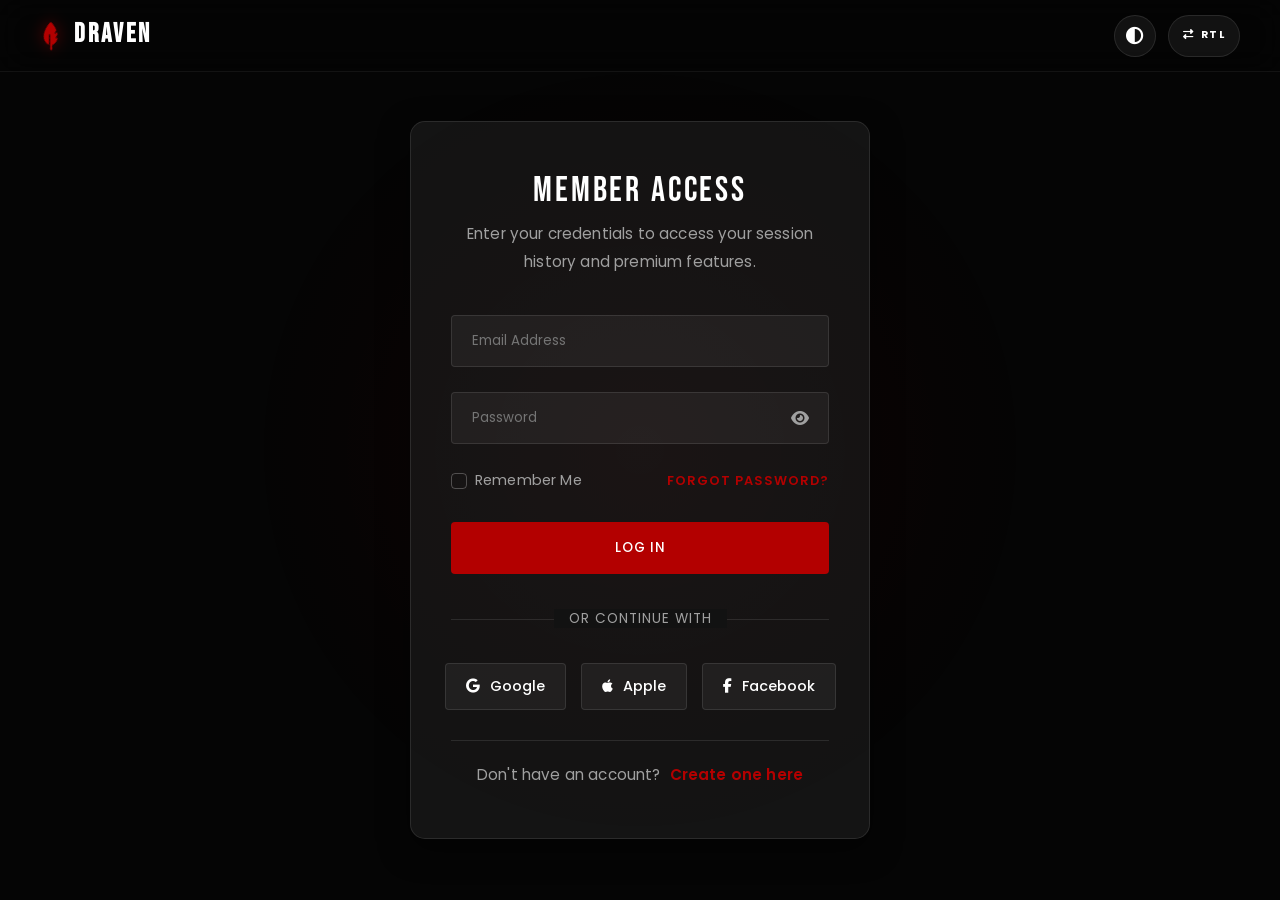
<file: login.html>
<!DOCTYPE html>
<html lang="en">

<head>
    <meta charset="UTF-8">
    <meta name="viewport" content="width=device-width, initial-scale=1.0">
    <title>Login | DRAVEN</title>
    <!-- Favicon -->
    <link rel="icon" type="image/svg+xml"
        href="data:image/svg+xml,<svg xmlns=%22http://www.w3.org/2000/svg%22 viewBox=%220 0 100 100%22><text y=%22.9em%22 font-size=%2290%22 fill=%22%23b30000%22>D</text></svg>">
    <link rel="preconnect" href="https://fonts.googleapis.com">
    <link rel="preconnect" href="https://fonts.gstatic.com" crossorigin>
    <link
        href="https://fonts.googleapis.com/css2?family=Bebas+Neue&family=Poppins:wght@300;400;500;600;700;800;900&display=swap"
        rel="stylesheet">
    <link rel="stylesheet" href="https://cdnjs.cloudflare.com/ajax/libs/font-awesome/6.4.0/css/all.min.css">
    <link rel="stylesheet" href="assets/css/style.css">
</head>

<body class="auth-page">    <div class="bg-particles"></div>

    <!-- Preloader -->
    <div class="loader-wrapper">
        <div class="loader">
            <span class="loader-text">DRAVEN</span>
            <div class="loader-bar"></div>
        </div>
    </div>

    <!-- Auth Topbar: Logo + Theme & RTL controls -->
    <div class="auth-brand-bar">
        <a href="index.html" class="auth-brand-logo">
            <i class="fas fa-feather-pointed"></i> DRAVEN
        </a>
        <div class="auth-controls">
            <button class="utility-btn" id="auth-theme-toggle" title="Switch Theme" aria-label="Switch Light/Dark theme">
                <i class="fa-solid fa-circle-half-stroke"></i>
            </button>
            <button class="utility-btn rtl-toggle" id="auth-rtl-toggle" title="Toggle Right-to-Left mode" aria-label="Toggle Right-to-Left mode">
                <i class="fa-solid fa-right-left"></i>
                <span class="rtl-label">RTL</span>
            </button>
        </div>
    </div>

    <main class="auth-main">
        <section class="auth-section">
            <div class="auth-container reveal">
                <div class="auth-card">
                    <div class="auth-header">
                        <h2>Member Access</h2>
                        <p>Enter your credentials to access your session history and premium features.</p>
                    </div>
                    <form class="auth-form" action="index.html">
                        <div class="form-group">
                            <input type="email" placeholder="Email Address" required>
                        </div>
                        <div class="form-group">
                            <input type="password" id="login-password" placeholder="Password" required>
                            <i class="fas fa-eye toggle-password" data-target="login-password"></i>
                        </div>
                        <div class="auth-options">
                            <label class="remember-me">
                                <input type="checkbox"> <span>Remember Me</span>
                            </label>
                            <a href="forgot-password.html" class="forgot-pass">Forgot Password?</a>
                        </div>
                        <button type="submit" class="btn btn-primary btn-block">Log In</button>

                        <div class="auth-divider">
                            <span>or continue with</span>
                        </div>

                        <div class="social-login-group">
                            <button type="button" class="btn-social" title="Google"><i class="fab fa-google"></i> Google</button>
                            <button type="button" class="btn-social" title="Apple"><i class="fab fa-apple"></i> Apple</button>
                            <button type="button" class="btn-social" title="Facebook"><i class="fab fa-facebook-f"></i> Facebook</button>
                        </div>
                    </form>
                    <div class="auth-footer">
                        <p>Don't have an account? <a href="signup.html">Create one here</a></p>
                    </div>
                </div>
            </div>
        </section>
    </main>

    <script src="assets/js/script.js"></script>
</body>

</html>
</file>
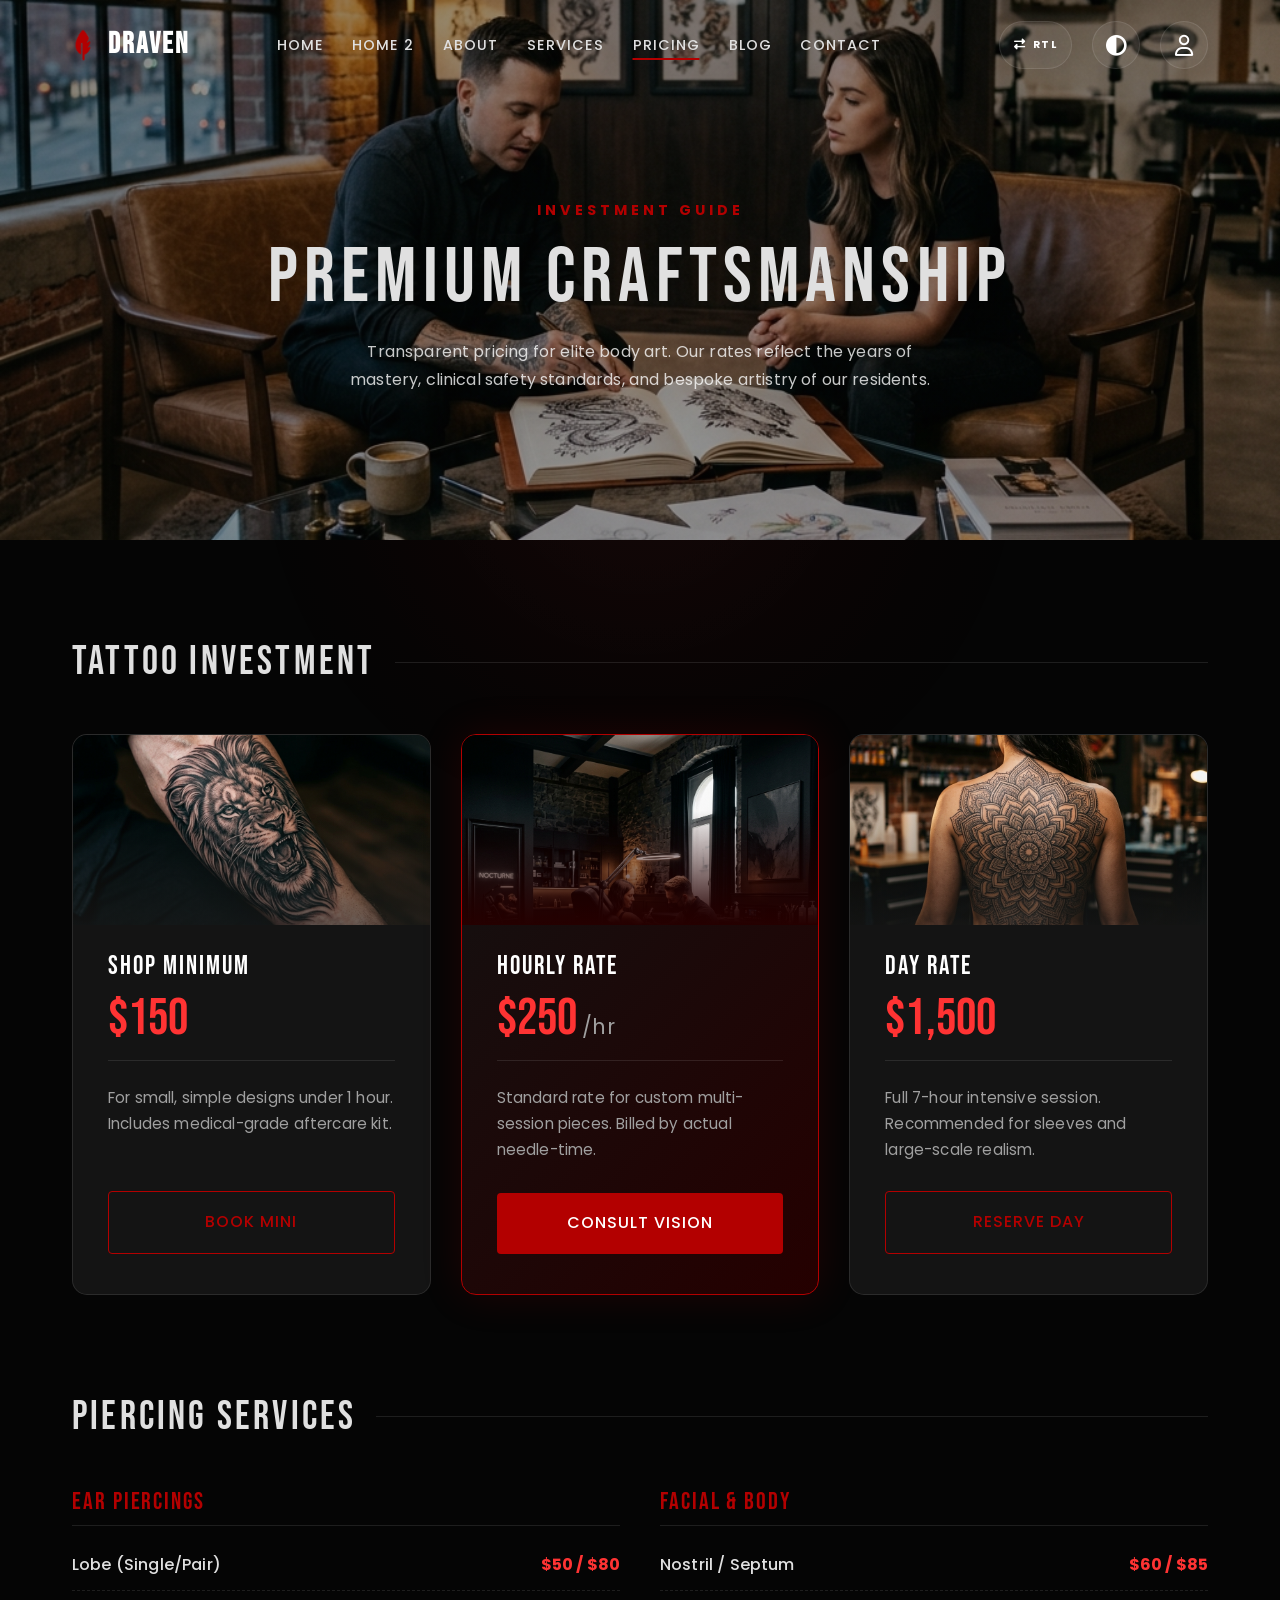
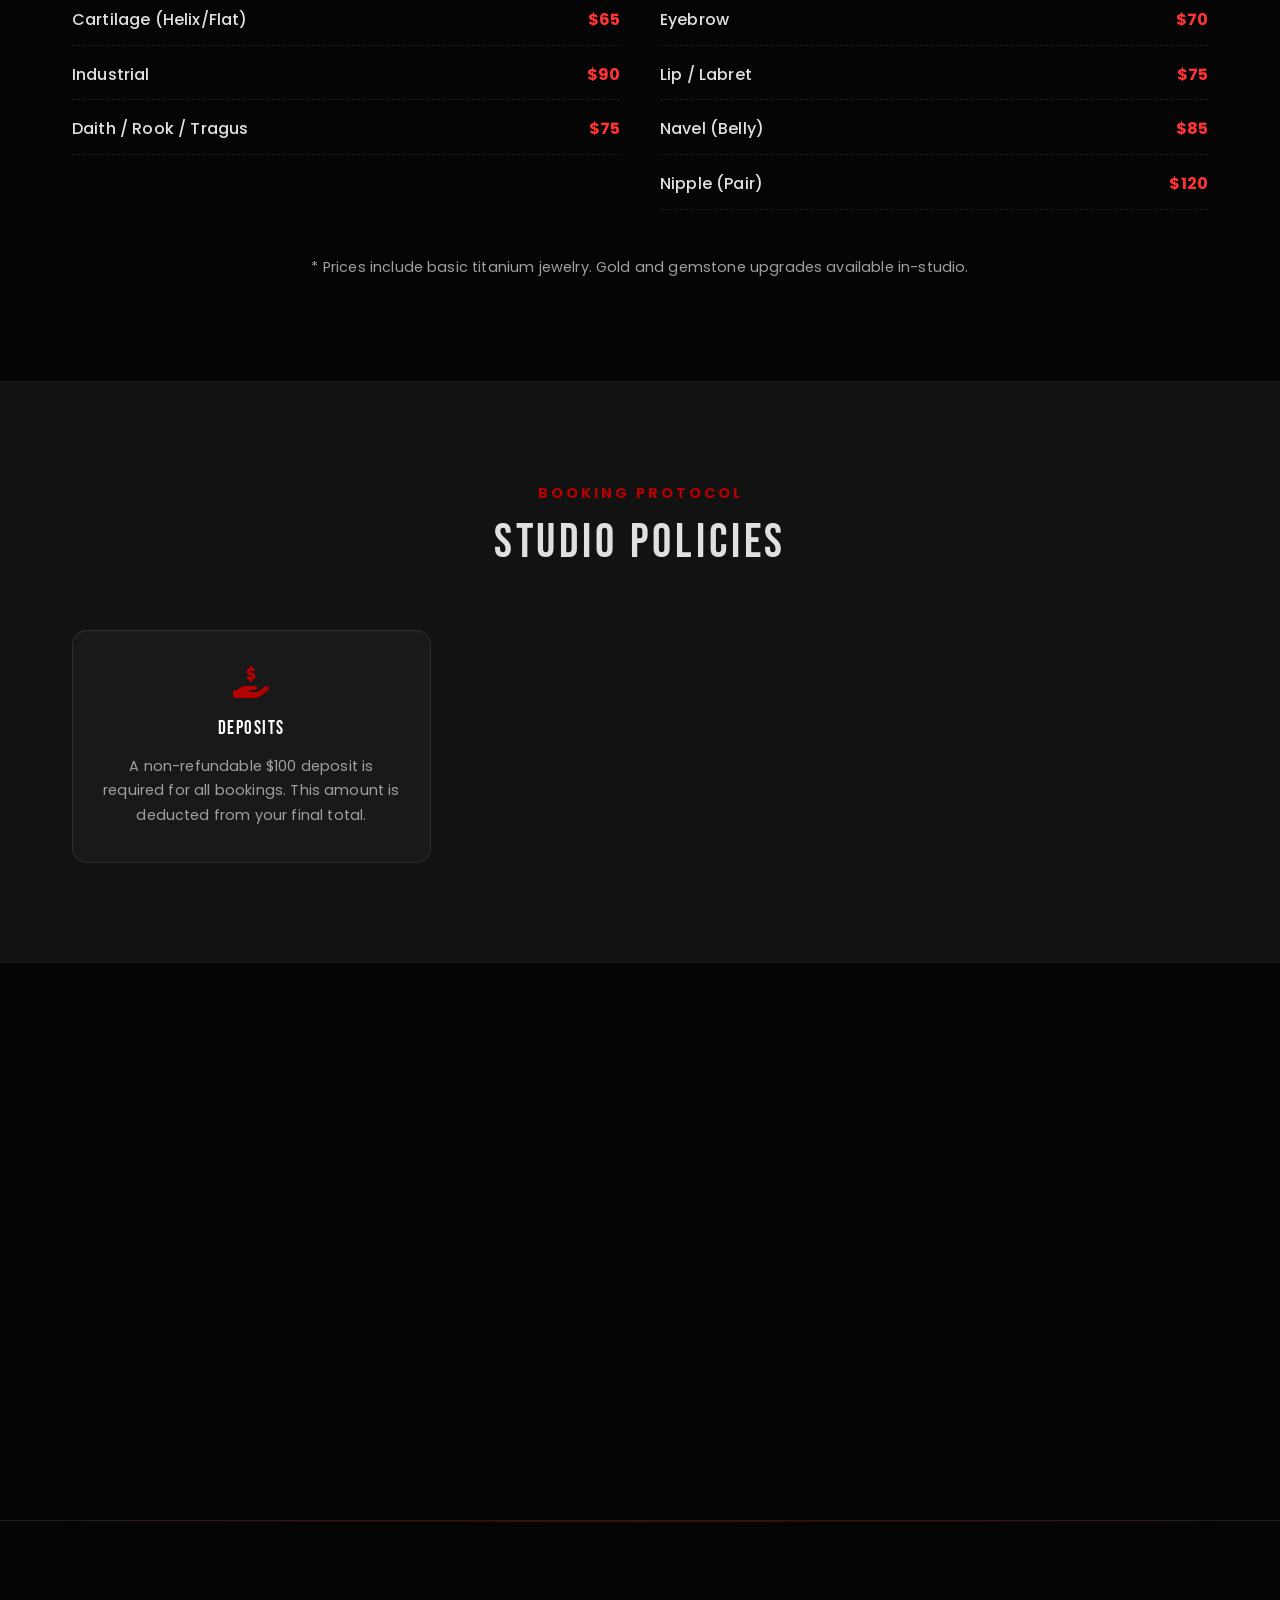
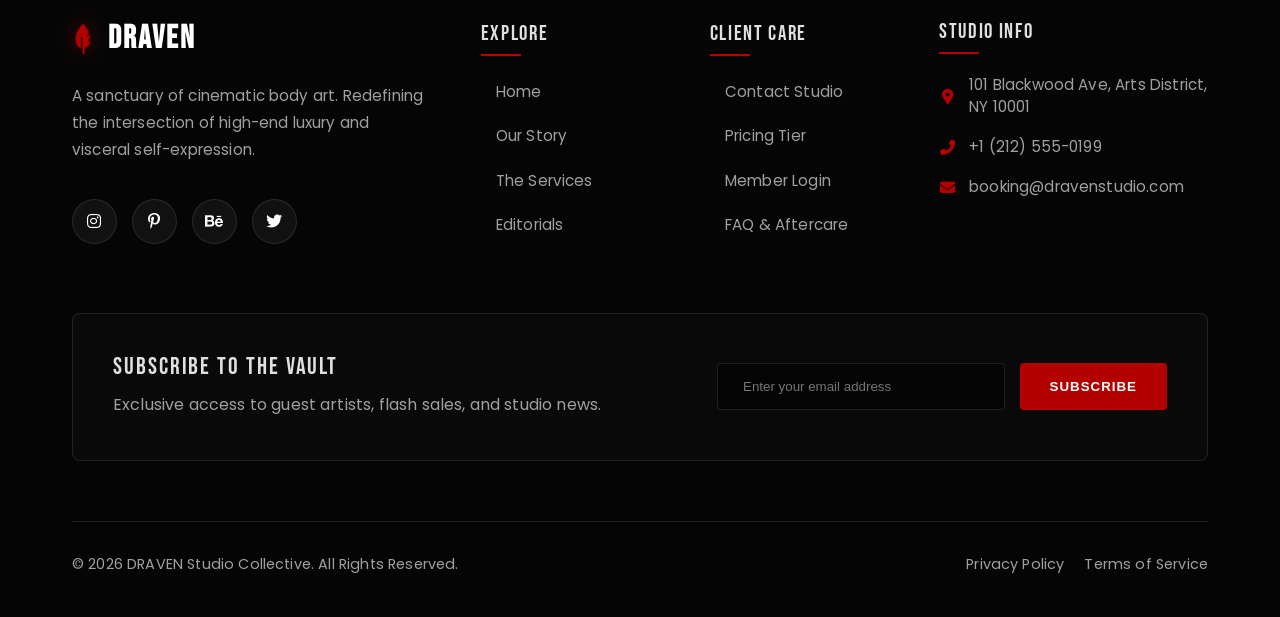
<file: pricing.html>
<!DOCTYPE html>
<html lang="en">
<head>
    <meta charset="UTF-8">
    <meta name="viewport" content="width=device-width, initial-scale=1.0">
    <title>DRAVEN | Luxury Tattoo & Piercing Studio</title>
    <!-- Favicon -->
    <link rel="icon" type="image/svg+xml" href="data:image/svg+xml,<svg xmlns=%22http://www.w3.org/2000/svg%22 viewBox=%220 0 100 100%22><text y=%22.9em%22 font-size=%2290%22 fill=%22%23b30000%22>D</text></svg>">
    <link rel="preconnect" href="https://fonts.googleapis.com">
    <link rel="preconnect" href="https://fonts.gstatic.com" crossorigin>
    <link href="https://fonts.googleapis.com/css2?family=Bebas+Neue&family=Poppins:wght@300;400;500;600;700;800;900&display=swap" rel="stylesheet">
    <link rel="stylesheet" href="https://cdnjs.cloudflare.com/ajax/libs/font-awesome/6.4.0/css/all.min.css">
    <link rel="stylesheet" href="assets/css/style.css">
    <style>
        .pricing-hero {
            position: relative;
            height: 60vh;
            min-height: 440px;
            background: url('assets/images/pricing-hero.png') no-repeat center center/cover;
            display: flex;
            align-items: center;
            justify-content: center;
            text-align: center;
            padding-top: 72px; /* offset for fixed 72px navbar height */
        }

        .pricing-hero .hero-overlay {
            background: linear-gradient(135deg,
                rgba(5, 5, 5, 0.45) 0%,
                rgba(5, 5, 5, 0.35) 100%);
        }

        .pricing-hero .container {
            position: relative;
            z-index: 2;
            padding: 30px 20px;
        }

        .pricing-hero .subtitle {
            display: block;
            margin-bottom: 14px;
            letter-spacing: 4px;
        }

        .pricing-hero .hero-title {
            font-size: clamp(2.8rem, 6vw, 5rem);
            line-height: 1.05;
            margin: 0 0 20px;
        }

        .pricing-hero .hero-subtitle {
            font-size: 1rem;
            color: rgba(255, 255, 255, 0.78);
            max-width: 560px;
            margin: 0 auto;
            line-height: 1.75;
        }

        @media (max-width: 768px) {
            .pricing-hero {
                height: auto;
                min-height: 380px;
                padding-top: 100px;
                padding-bottom: 50px;
            }
        }

        .pricing-section-title {
            margin-bottom: 50px;
            display: flex;
            align-items: center;
            gap: 20px;
        }

        .pricing-section-title h2 {
            font-size: 2.5rem;
            margin-bottom: 0;
        }

        .pricing-section-title .line {
            flex-grow: 1;
            height: 1px;
            background: var(--glass-border);
        }



        .piercing-menu {
            display: grid;
            grid-template-columns: 1fr 1fr;
            gap: 40px;
        }

        .piercing-category h3 {
            font-size: 1.5rem;
            color: var(--primary);
            margin-bottom: 25px;
            border-bottom: 1px solid var(--glass-border);
            padding-bottom: 10px;
        }

        .price-item {
            display: flex;
            justify-content: space-between;
            align-items: center;
            margin-bottom: 15px;
            padding-bottom: 10px;
            border-bottom: 1px dashed rgba(255,255,255,0.1);
        }

        .price-item .name {
            font-weight: 500;
        }

        .price-item .val {
            color: var(--primary-light);
            font-weight: 700;
        }

        @media (max-width: 768px) {
            .piercing-menu {
                grid-template-columns: 1fr;
            }
        }
    </style>
</head>
<body class="pricing-page">    <div class="bg-particles"></div>

    <div class="loader-wrapper">
        <div class="loader">
            <span class="loader-text">DRAVEN</span>
            <div class="loader-bar"></div>
        </div>
    </div>

        <header class="header">
        <nav class="navbar">
            <div class="container">
                <a href="index.html" class="logo"><i class="fas fa-feather-pointed logo-icon"></i> DRAVEN</a>
                <ul class="nav-links">
                    <li><a href="index.html">Home</a></li>
                    <li><a href="home2.html">Home 2</a></li>
                    <li><a href="about.html">About</a></li>
                    <li><a href="services.html">Services</a></li>
                    <li><a href="pricing.html">Pricing</a></li>
                    <li><a href="blog.html">Blog</a></li>
                    <li><a href="contact.html">Contact</a></li>
                </ul>
                <div class="navbar-utility">
                    <button class="utility-btn" id="theme-toggle" title="Switch Theme">
                        <i class="fa-solid fa-circle-half-stroke"></i>
                    </button>
                    <div class="user-dropdown-container">
                        <button class="utility-btn" id="user-btn" title="Member Access">
                            <i class="fa-regular fa-user"></i>
                        </button>
                        <div class="user-dropdown" id="user-dropdown">
                            <a href="login.html"><i class="fa-solid fa-right-to-bracket"></i> Login</a>
                            <a href="signup.html"><i class="fa-solid fa-user-plus"></i> Sign Up</a>
                        </div>
                    </div>
                    <div class="hamburger"><span></span><span></span><span></span></div>
                </div>
            </div>
        </nav>
    </header>

    <main>
        <section class="pricing-hero">
            <div class="hero-overlay"></div>
            <div class="container reveal">
                <span class="subtitle">Investment Guide</span>
                <h1 class="hero-title">Premium Craftsmanship</h1>
                <p class="hero-subtitle" style="max-width: 600px; margin: 20px auto;">Transparent pricing for elite body art. Our rates reflect the years of mastery, clinical safety standards, and bespoke artistry of our residents.</p>
            </div>
        </section>

        <!-- Tattoo Pricing -->
        <section class="section-padding">
            <div class="container">
                <div class="pricing-section-title reveal">
                    <h2>Tattoo Investment</h2>
                    <div class="line"></div>
                </div>
                
                <div class="investment-grid">
                    <!-- Card 1: Shop Minimum -->
                    <div class="pricing-card reveal tilt-card">
                        <div class="card-img">
                            <img src="assets/images/gallery-tattoo1.png" alt="Shop Minimum">
                        </div>
                        <div class="pricing-header">
                            <h3>Shop Minimum</h3>
                            <div class="price">$150</div>
                        </div>
                        <p>For small, simple designs under 1 hour. Includes medical-grade aftercare kit.</p>
                        <a href="contact.html" class="btn btn-outline btn-block">Book Mini</a>
                    </div>

                    <!-- Card 2: Hourly Rate (featured) -->
                    <div class="pricing-card reveal tilt-card featured">
                        <div class="card-img">
                            <img src="assets/images/studio-experience.png" alt="Hourly Rate" style="object-position: top;">
                        </div>
                        <div class="pricing-header">
                            <h3>Hourly Rate</h3>
                            <div class="price">$250<span>/hr</span></div>
                        </div>
                        <p>Standard rate for custom multi-session pieces. Billed by actual needle-time.</p>
                        <a href="contact.html" class="btn btn-primary btn-block">Consult Vision</a>
                    </div>

                    <!-- Card 3: Day Rate -->
                    <div class="pricing-card reveal tilt-card">
                        <div class="card-img">
                            <img src="assets/images/gallery-tattoo2.png" alt="Day Rate">
                        </div>
                        <div class="pricing-header">
                            <h3>Day Rate</h3>
                            <div class="price">$1,500</div>
                        </div>
                        <p>Full 7-hour intensive session. Recommended for sleeves and large-scale realism.</p>
                        <a href="contact.html" class="btn btn-outline btn-block">Reserve Day</a>
                    </div>
                </div>

                <!-- Piercing Pricing -->
                <div class="pricing-section-title reveal" style="margin-top: 50px;">
                    <h2>Piercing Services</h2>
                    <div class="line"></div>
                </div>

                <div class="piercing-menu reveal">
                    <div class="piercing-category">
                        <h3>Ear Piercings</h3>
                        <div class="price-item"><span class="name">Lobe (Single/Pair)</span><span class="val">$50 / $80</span></div>
                        <div class="price-item"><span class="name">Cartilage (Helix/Flat)</span><span class="val">$65</span></div>
                        <div class="price-item"><span class="name">Industrial</span><span class="val">$90</span></div>
                        <div class="price-item"><span class="name">Daith / Rook / Tragus</span><span class="val">$75</span></div>
                    </div>
                    
                    <div class="piercing-category">
                        <h3>Facial & Body</h3>
                        <div class="price-item"><span class="name">Nostril / Septum</span><span class="val">$60 / $85</span></div>
                        <div class="price-item"><span class="name">Eyebrow</span><span class="val">$70</span></div>
                        <div class="price-item"><span class="name">Lip / Labret</span><span class="val">$75</span></div>
                        <div class="price-item"><span class="name">Navel (Belly)</span><span class="val">$85</span></div>
                        <div class="price-item"><span class="name">Nipple (Pair)</span><span class="val">$120</span></div>
                    </div>
                </div>
                <p class="text-center" style="margin-top: 30px; color: var(--text-dim); font-size: 0.9rem;">* Prices include basic titanium jewelry. Gold and gemstone upgrades available in-studio.</p>
            </div>
        </section>

        <!-- Studio Policies -->
        <section id="policy" class="policy section-padding bg-charcoal">
            <div class="container">
                <div class="section-header text-center reveal">
                    <span class="subtitle">Booking Protocol</span>
                    <h2>Studio Policies</h2>
                </div>
                <div class="policy-grid">
                    <div class="policy-card reveal tilt-card">
                        <i class="fas fa-hand-holding-usd"></i>
                        <h4>Deposits</h4>
                        <p>A non-refundable $100 deposit is required for all bookings. This amount is deducted from your final total.</p>
                    </div>
                    <div class="policy-card reveal tilt-card">
                        <i class="fas fa-calendar-times"></i>
                        <h4>Cancellation</h4>
                        <p>48-hour notice is mandatory for rescheduling. Failure to do so results in forfeiture of your deposit.</p>
                    </div>
                    <div class="policy-card reveal tilt-card">
                        <i class="fas fa-id-card"></i>
                        <h4>Age Restriction</h4>
                        <p>Strictly 18+ for tattoos. Minors (16+) may be pierced with parental consent and valid government ID.</p>
                    </div>
                </div>
            </div>
        </section>

        <!-- FAQ Section -->
        <section class="section-padding">
            <div class="container">
                <div class="section-header text-center reveal">
                    <span class="subtitle">Common Concerns</span>
                    <h2>Investment FAQ</h2>
                </div>
                <div class="faq-grid">
                    <div class="faq-item reveal">
                        <div class="faq-question">
                            <h3>Do you offer consultations?</h3>
                        </div>
                        <div class="faq-answer">
                            <p>Yes! We offer a complimentary 15-minute consultation to discuss your vision, placement, and provide a firm quote. Bookings can be made directly after.</p>
                        </div>
                    </div>
                    <div class="faq-item reveal">
                        <div class="faq-question">
                            <h3>Is jewelry included in piercing?</h3>
                        </div>
                        <div class="faq-answer">
                            <p>Basic medical-grade titanium jewelry is included in all piercing service prices. We have a vast collection of 14k gold and precious gemstone upgrades available for an additional cost.</p>
                        </div>
                    </div>
                </div>
            </div>
        </section>
    </main>

        <!-- PREMIUM FOOTER -->
    <footer class="footer">
        <div class="container">
            <div class="footer-grid">
                <!-- Brand Info -->
                <div class="footer-col footer-brand">
                    <a href="index.html" class="logo"><i class="fas fa-feather-pointed logo-icon"></i> DRAVEN</a>
                    <p class="footer-desc">A sanctuary of cinematic body art. Redefining the intersection of high-end luxury and visceral self-expression.</p>
                    <div class="social-icons">
                        <a href="#" aria-label="Instagram"><i class="fab fa-instagram"></i></a>
                        <a href="#" aria-label="Pinterest"><i class="fab fa-pinterest-p"></i></a>
                        <a href="#" aria-label="Behance"><i class="fab fa-behance"></i></a>
                        <a href="#" aria-label="Twitter"><i class="fab fa-twitter"></i></a>
                    </div>
                </div>

                <!-- Navigation Links -->
                <div class="footer-col footer-links">
                    <h4>Explore</h4>
                    <ul>
                        <li><a href="index.html"><i class="fas fa-chevron-right"></i> Home</a></li>
                        <li><a href="about.html"><i class="fas fa-chevron-right"></i> Our Story</a></li>
                        <li><a href="services.html"><i class="fas fa-chevron-right"></i> The Services</a></li>
                        <li><a href="blog.html"><i class="fas fa-chevron-right"></i> Editorials</a></li>
                    </ul>
                </div>

                <!-- Support Links -->
                <div class="footer-col footer-links">
                    <h4>Client Care</h4>
                    <ul>
                        <li><a href="contact.html"><i class="fas fa-chevron-right"></i> Contact Studio</a></li>
                        <li><a href="pricing.html"><i class="fas fa-chevron-right"></i> Pricing Tier</a></li>
                        <li><a href="login.html"><i class="fas fa-chevron-right"></i> Member Login</a></li>
                        <li><a href="contact.html"><i class="fas fa-chevron-right"></i> FAQ & Aftercare</a></li>
                    </ul>
                </div>

                <!-- Newsletter & Contact -->
                <div class="footer-col footer-contact">
                    <h4>Studio Info</h4>
                    <p class="contact-info"><i class="fas fa-map-marker-alt"></i> 101 Blackwood Ave, Arts District, NY 10001</p>
                    <p class="contact-info"><i class="fas fa-phone-alt"></i> +1 (212) 555-0199</p>
                    <p class="contact-info"><i class="fas fa-envelope"></i> booking@dravenstudio.com</p>
                </div>
            </div>

            <div class="footer-newsletter-row">
                <div class="newsletter-content">
                    <h4>Subscribe to The Vault</h4>
                    <p>Exclusive access to guest artists, flash sales, and studio news.</p>
                </div>
                <form class="newsletter-form premium-form">
                    <input type="email" placeholder="Enter your email address" required>
                    <button type="submit">Subscribe</button>
                </form>
            </div>

            <div class="footer-bottom">
                <p>&copy; 2026 DRAVEN Studio Collective. All Rights Reserved.</p>
                <div class="footer-legal">
                    <a href="#">Privacy Policy</a>
                    <a href="#">Terms of Service</a>
                </div>
            </div>
        </div>
    </footer>

    <script src="assets/js/script.js"></script>
</body>
</html>
</file>
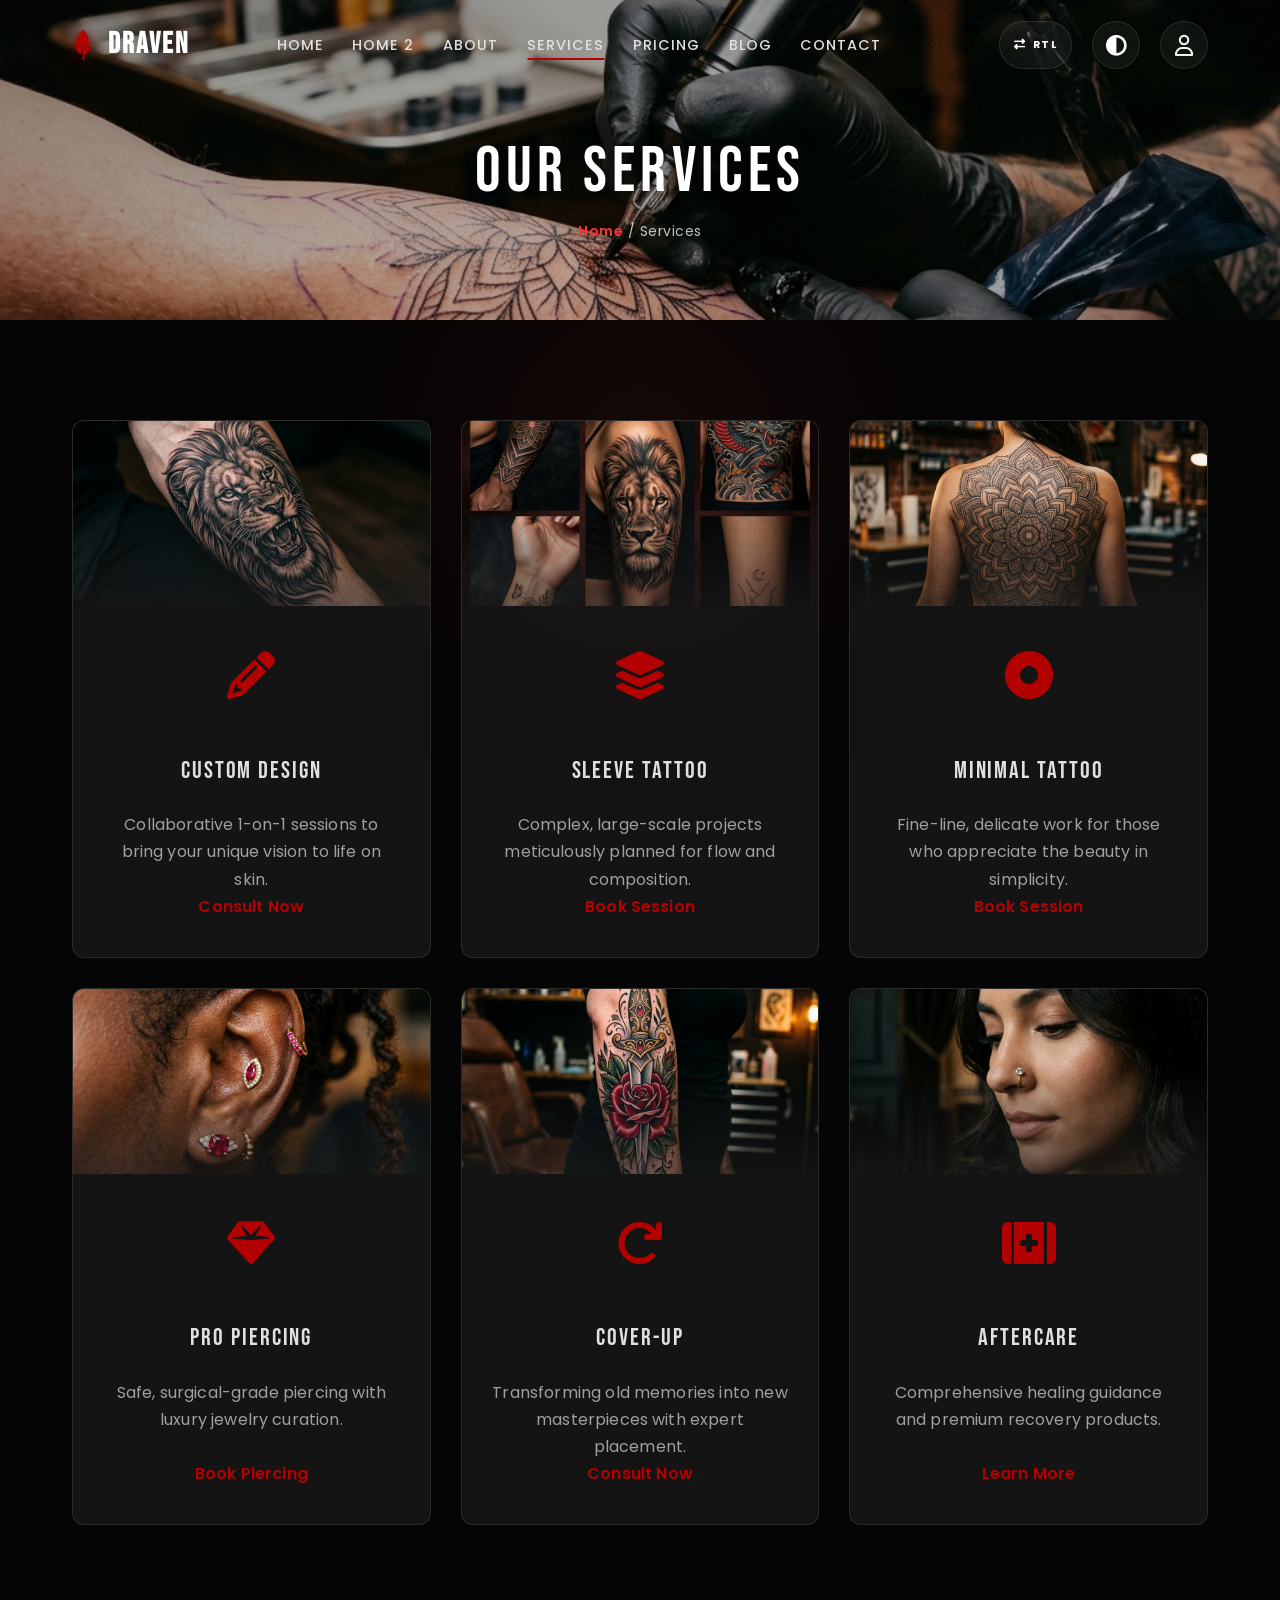
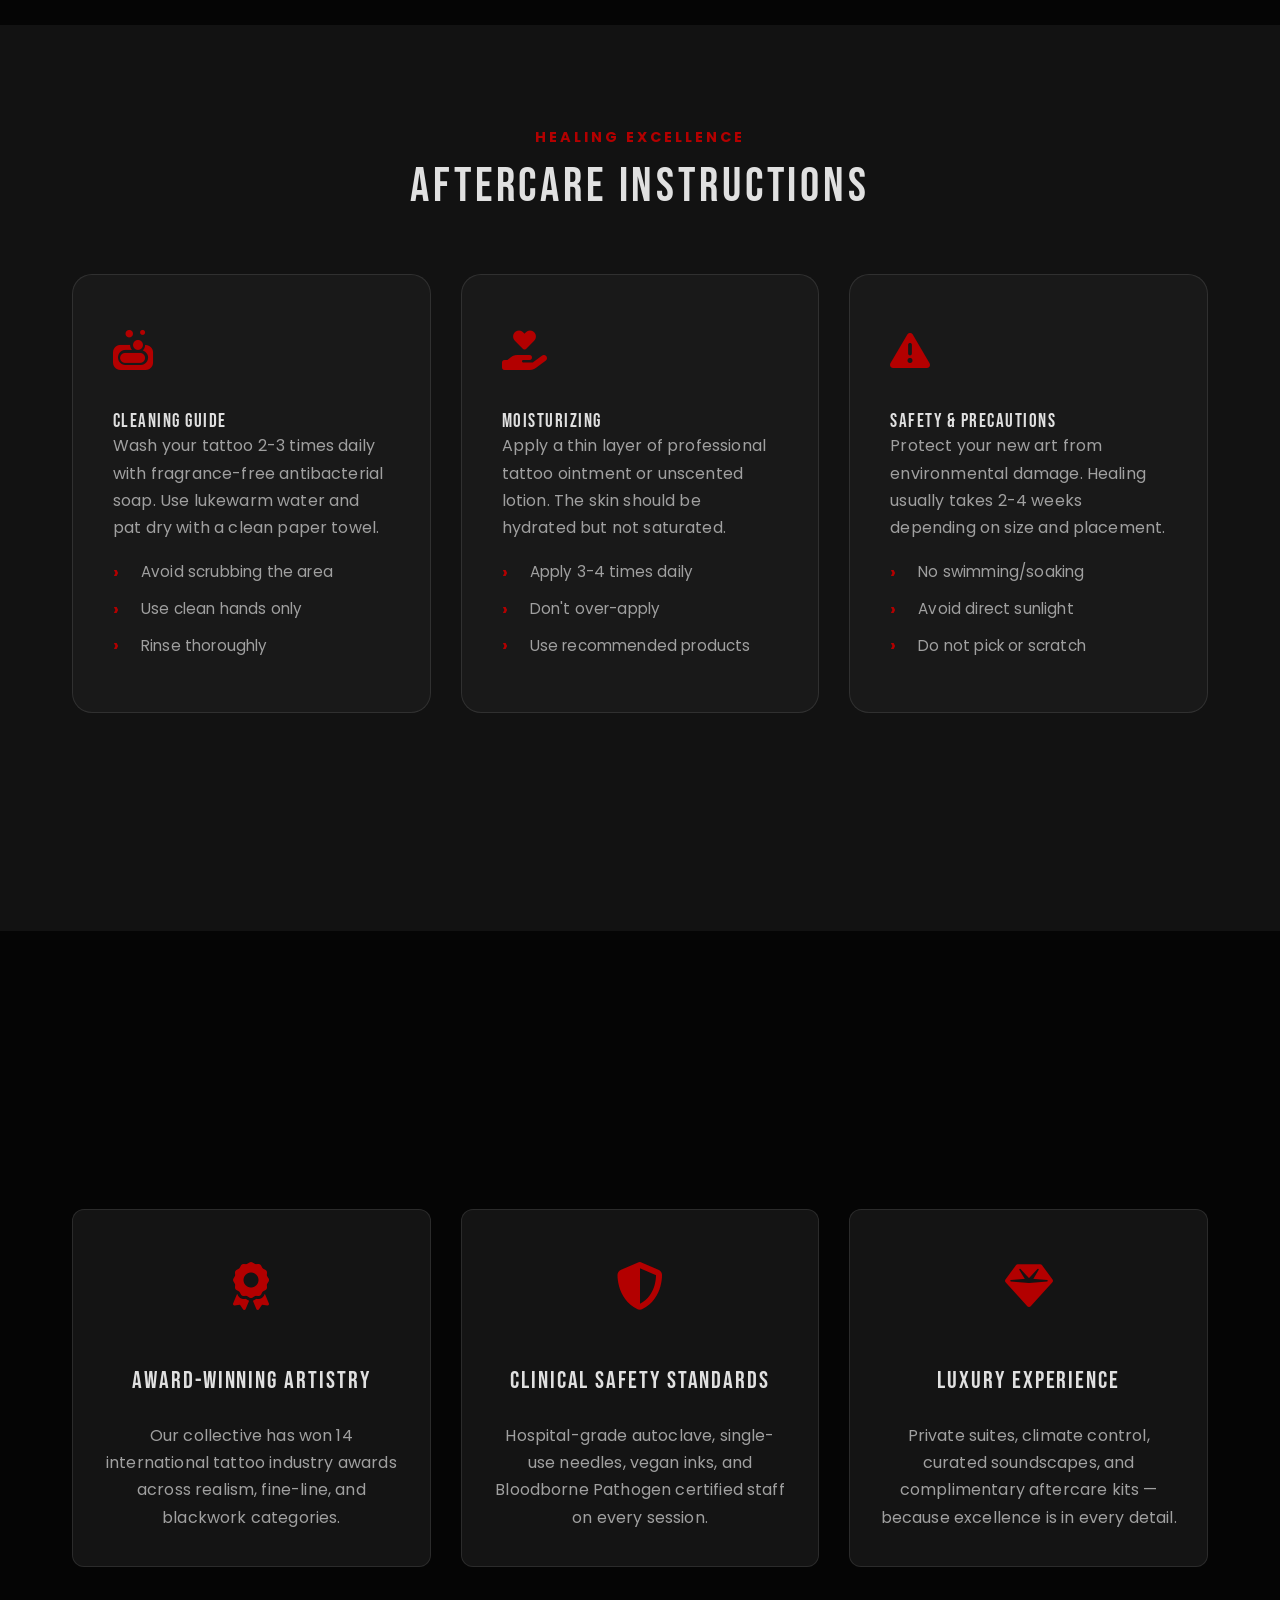
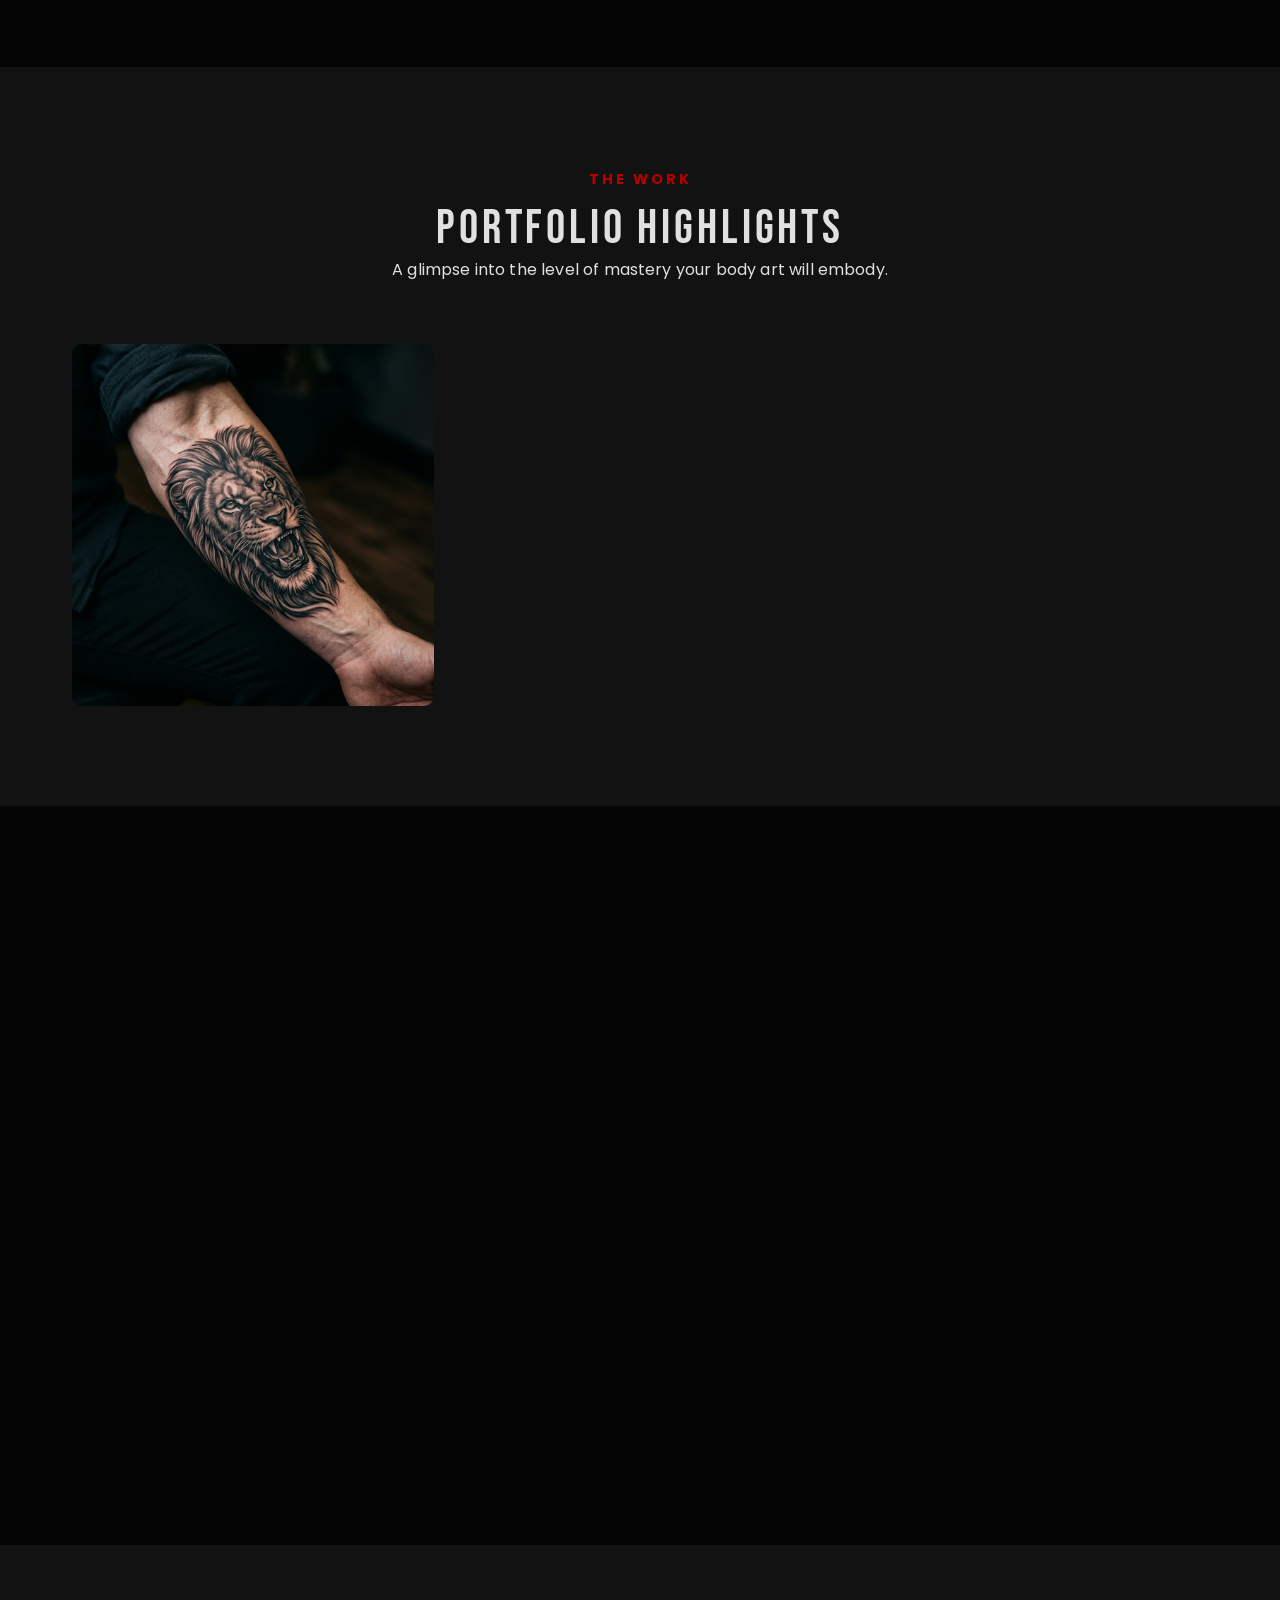
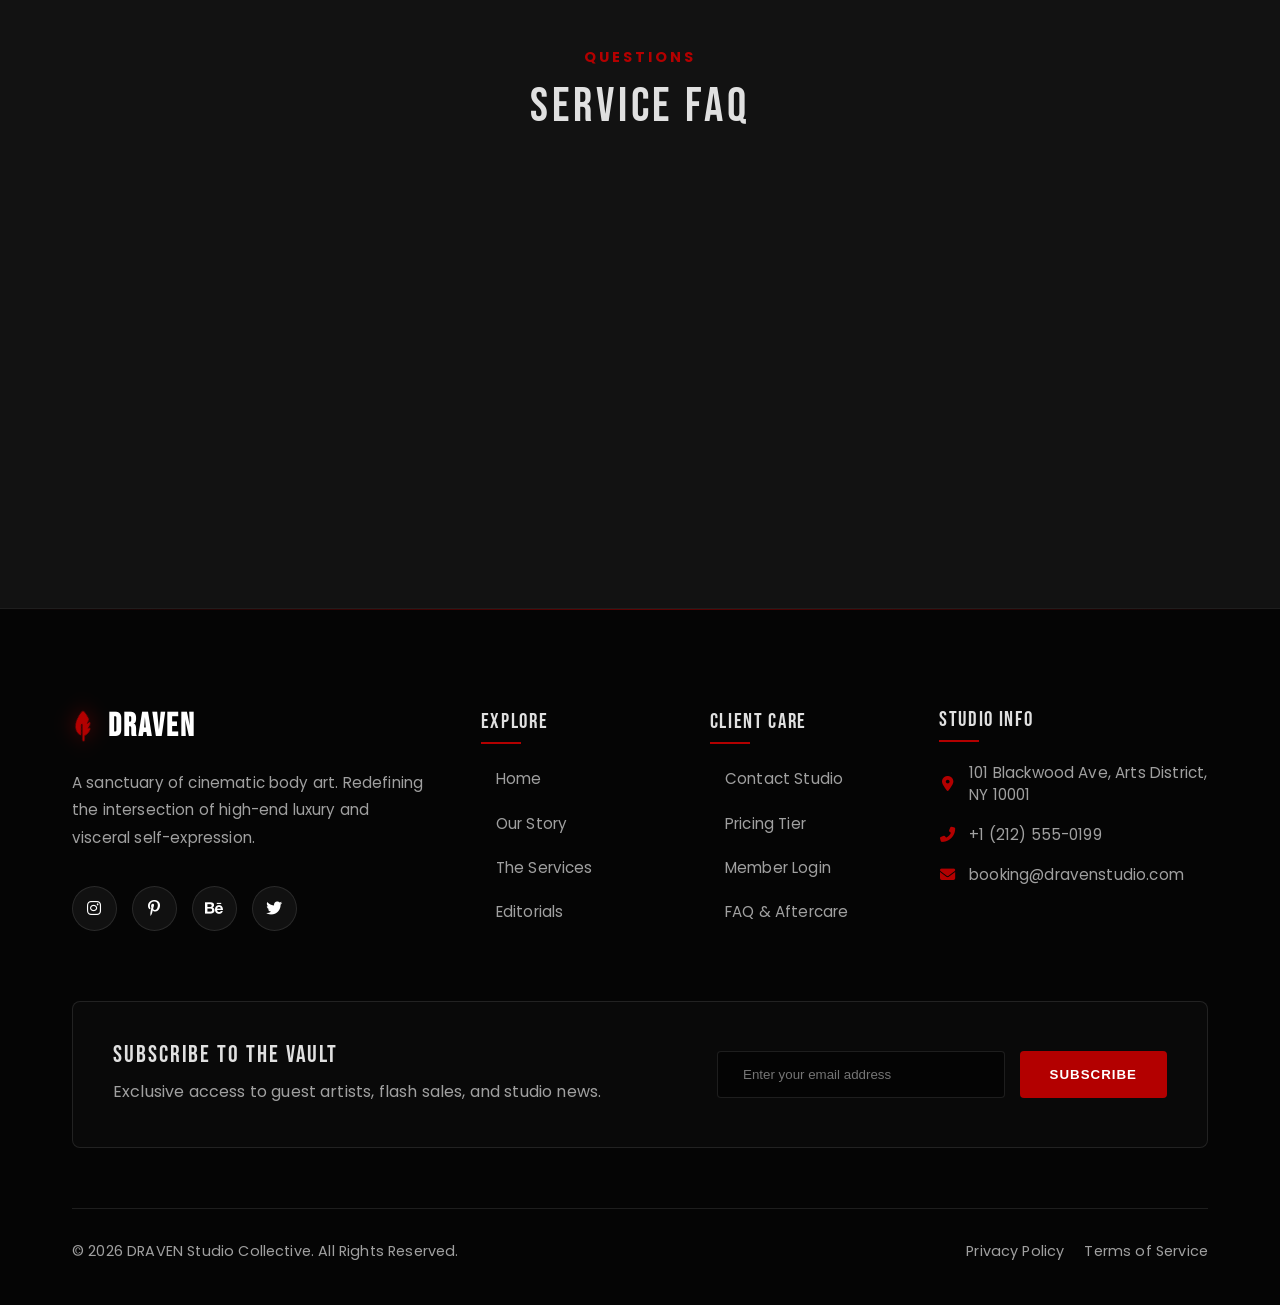
<file: services.html>
<!DOCTYPE html>
<html lang="en">
<head>
    <meta charset="UTF-8">
    <meta name="viewport" content="width=device-width, initial-scale=1.0">
    <title>DRAVEN | Luxury Tattoo & Piercing Studio</title>
    <!-- Favicon -->
    <link rel="icon" type="image/svg+xml" href="data:image/svg+xml,<svg xmlns=%22http://www.w3.org/2000/svg%22 viewBox=%220 0 100 100%22><text y=%22.9em%22 font-size=%2290%22 fill=%22%23b30000%22>D</text></svg>">
    <link rel="preconnect" href="https://fonts.googleapis.com">
    <link rel="preconnect" href="https://fonts.gstatic.com" crossorigin>
    <link href="https://fonts.googleapis.com/css2?family=Bebas+Neue&family=Poppins:wght@300;400;500;600;700;800;900&display=swap" rel="stylesheet">
    <link rel="stylesheet" href="https://cdnjs.cloudflare.com/ajax/libs/font-awesome/6.4.0/css/all.min.css">
    <link rel="stylesheet" href="assets/css/style.css">
</head>
<body>
    <div class="bg-particles"></div>

    <!-- Preloader -->
    <div class="loader-wrapper">
        <div class="loader">
            <span class="loader-text">DRAVEN</span>
            <div class="loader-bar"></div>
        </div>
    </div>

        <header class="header">
        <nav class="navbar">
            <div class="container">
                <a href="index.html" class="logo"><i class="fas fa-feather-pointed logo-icon"></i> DRAVEN</a>
                <ul class="nav-links">
                    <li><a href="index.html">Home</a></li>
                    <li><a href="home2.html">Home 2</a></li>
                    <li><a href="about.html">About</a></li>
                    <li><a href="services.html">Services</a></li>
                    <li><a href="pricing.html">Pricing</a></li>
                    <li><a href="blog.html">Blog</a></li>
                    <li><a href="contact.html">Contact</a></li>
                </ul>
                <div class="navbar-utility">
                    <button class="utility-btn" id="theme-toggle" title="Switch Theme">
                        <i class="fa-solid fa-circle-half-stroke"></i>
                    </button>
                    <div class="user-dropdown-container">
                        <button class="utility-btn" id="user-btn" title="Member Access">
                            <i class="fa-regular fa-user"></i>
                        </button>
                        <div class="user-dropdown" id="user-dropdown">
                            <a href="login.html"><i class="fa-solid fa-right-to-bracket"></i> Login</a>
                            <a href="signup.html"><i class="fa-solid fa-user-plus"></i> Sign Up</a>
                        </div>
                    </div>
                    <div class="hamburger"><span></span><span></span><span></span></div>
                </div>
            </div>
        </nav>
    </header>

    <main>
        <div class="page-header services-header">
            <div class="container">
                <h1>Our Services</h1>
                <div class="breadcrumb">
                    <a href="index.html">Home</a> / Services
                </div>
            </div>
        </div>

        <section class="section-padding">
            <div class="container">
                <div class="services-grid">
                    <div class="service-card reveal">
                        <div class="card-img">
                            <img src="assets/images/gallery-tattoo1.png" alt="Custom Design">
                        </div>
                        <div class="service-icon"><i class="fas fa-pencil-alt"></i></div>
                        <h3>Custom Design</h3>
                        <p>Collaborative 1-on-1 sessions to bring your unique vision to life on skin.</p>
                        <a href="contact.html" class="btn-text">Consult Now</a>
                    </div>
                    <div class="service-card reveal">
                        <div class="card-img">
                            <img src="assets/images/styles-collage.png" alt="Sleeve Tattoo">
                        </div>
                        <div class="service-icon"><i class="fas fa-layer-group"></i></div>
                        <h3>Sleeve Tattoo</h3>
                        <p>Complex, large-scale projects meticulously planned for flow and composition.</p>
                        <a href="contact.html" class="btn-text">Book Session</a>
                    </div>
                    <div class="service-card reveal">
                        <div class="card-img">
                            <img src="assets/images/gallery-tattoo2.png" alt="Minimal Tattoo">
                        </div>
                        <div class="service-icon"><i class="fas fa-dot-circle"></i></div>
                        <h3>Minimal Tattoo</h3>
                        <p>Fine-line, delicate work for those who appreciate the beauty in simplicity.</p>
                        <a href="contact.html" class="btn-text">Book Session</a>
                    </div>
                    <div class="service-card reveal">
                        <div class="card-img">
                            <img src="assets/images/gallery-piercing1.png" alt="Pro Piercing">
                        </div>
                        <div class="service-icon"><i class="fas fa-gem"></i></div>
                        <h3>Pro Piercing</h3>
                        <p>Safe, surgical-grade piercing with luxury jewelry curation.</p>
                        <a href="contact.html" class="btn-text">Book Piercing</a>
                    </div>
                    <div class="service-card reveal">
                        <div class="card-img">
                            <img src="assets/images/gallery-tattoo3.png" alt="Cover-Up">
                        </div>
                        <div class="service-icon"><i class="fas fa-redo"></i></div>
                        <h3>Cover-Up</h3>
                        <p>Transforming old memories into new masterpieces with expert placement.</p>
                        <a href="contact.html" class="btn-text">Consult Now</a>
                    </div>
                    <div class="service-card reveal">
                        <div class="card-img">
                            <img src="assets/images/gallery-piercing2.png" alt="Aftercare">
                        </div>
                        <div class="service-icon"><i class="fas fa-first-aid"></i></div>
                        <h3>Aftercare</h3>
                        <p>Comprehensive healing guidance and premium recovery products.</p>
                        <a href="contact.html" class="btn-text">Learn More</a>
                    </div>
                </div>
            </div>
        </section>

        <section id="aftercare" class="aftercare section-padding bg-charcoal">
            <div class="container">
                <div class="section-header text-center">
                    <span class="subtitle">Healing Excellence</span>
                    <h2>Aftercare Instructions</h2>
                </div>
                <div class="aftercare-grid">
                    <div class="aftercare-card reveal">
                        <div class="aftercare-icon"><i class="fas fa-soap"></i></div>
                        <h3>Cleaning Guide</h3>
                        <p>Wash your tattoo 2-3 times daily with fragrance-free antibacterial soap. Use lukewarm water and pat dry with a clean paper towel.</p>
                        <ul class="care-list care-list--arrow">
                            <li>Avoid scrubbing the area</li>
                            <li>Use clean hands only</li>
                            <li>Rinse thoroughly</li>
                        </ul>
                    </div>
                    <div class="aftercare-card reveal">
                        <div class="aftercare-icon"><i class="fas fa-hand-holding-heart"></i></div>
                        <h3>Moisturizing</h3>
                        <p>Apply a thin layer of professional tattoo ointment or unscented lotion. The skin should be hydrated but not saturated.</p>
                        <ul class="care-list care-list--arrow">
                            <li>Apply 3-4 times daily</li>
                            <li>Don't over-apply</li>
                            <li>Use recommended products</li>
                        </ul>
                    </div>
                    <div class="aftercare-card reveal">
                        <div class="aftercare-icon"><i class="fas fa-exclamation-triangle"></i></div>
                        <h3>Safety & Precautions</h3>
                        <p>Protect your new art from environmental damage. Healing usually takes 2-4 weeks depending on size and placement.</p>
                        <ul class="care-list care-list--arrow">
                            <li>No swimming/soaking</li>
                            <li>Avoid direct sunlight</li>
                            <li>Do not pick or scratch</li>
                        </ul>
                    </div>
                </div>
                <div class="aftercare-notice reveal">
                    <p><i class="fas fa-info-circle"></i> If you experience excessive swelling, redness, or fever, please contact us or a medical professional immediately.</p>
                </div>
            </div>
        </section>

        <!-- Why Choose DRAVEN -->
        <section class="section-padding">
            <div class="container">
                <div class="section-header text-center reveal">
                    <span class="subtitle">The Difference</span>
                    <h2>Why Choose DRAVEN</h2>
                    <p>We don't just tattoo — we craft wearable legacies in an environment built for the discerning few.</p>
                </div>
                <div class="services-grid" style="margin-top: 50px;">
                    <div class="service-card reveal">
                        <div class="service-icon"><i class="fas fa-award"></i></div>
                        <h3>Award-Winning Artistry</h3>
                        <p>Our collective has won 14 international tattoo industry awards across realism, fine-line, and blackwork categories.</p>
                    </div>
                    <div class="service-card reveal">
                        <div class="service-icon"><i class="fas fa-shield-alt"></i></div>
                        <h3>Clinical Safety Standards</h3>
                        <p>Hospital-grade autoclave, single-use needles, vegan inks, and Bloodborne Pathogen certified staff on every session.</p>
                    </div>
                    <div class="service-card reveal">
                        <div class="service-icon"><i class="fas fa-gem"></i></div>
                        <h3>Luxury Experience</h3>
                        <p>Private suites, climate control, curated soundscapes, and complimentary aftercare kits — because excellence is in every detail.</p>
                    </div>
                </div>
            </div>
        </section>

        <!-- Portfolio Highlights -->
        <section class="section-padding bg-charcoal">
            <div class="container">
                <div class="section-header text-center reveal">
                    <span class="subtitle">The Work</span>
                    <h2>Portfolio Highlights</h2>
                    <p>A glimpse into the level of mastery your body art will embody.</p>
                </div>
                <div class="gallery-grid" style="margin-top: 50px;">
                    <div class="gallery-item reveal tilt-card">
                        <img src="assets/images/gallery-tattoo1.png" alt="Realism Tattoo Work">
                        <div class="gallery-overlay">
                            <div class="gallery-info">
                                <h4>REALISM</h4>
                                <span>Portrait & Anatomical</span>
                            </div>
                        </div>
                    </div>
                    <div class="gallery-item reveal tilt-card">
                        <img src="assets/images/gallery-piercing1.png" alt="Piercing Work">
                        <div class="gallery-overlay">
                            <div class="gallery-info">
                                <h4>EAR CURATION</h4>
                                <span>Precision Piercing</span>
                            </div>
                        </div>
                    </div>
                    <div class="gallery-item reveal tilt-card">
                        <img src="assets/images/gallery-tattoo2.png" alt="Blackwork Tattoo">
                        <div class="gallery-overlay">
                            <div class="gallery-info">
                                <h4>BLACKWORK</h4>
                                <span>Geometric & Ornamental</span>
                            </div>
                        </div>
                    </div>
                </div>
            </div>
        </section>

        <!-- Testimonials -->
        <section class="section-padding">
            <div class="container">
                <div class="section-header text-center reveal">
                    <span class="subtitle">Client Stories</span>
                    <h2>What They Say</h2>
                </div>
                <div class="testimonial-container reveal">
                    <div class="testimonial-card">
                        <div class="stars">
                            <i class="fas fa-star"></i><i class="fas fa-star"></i><i class="fas fa-star"></i><i class="fas fa-star"></i><i class="fas fa-star"></i>
                        </div>
                        <p>"The custom design session was exceptional. They truly listened and the final piece is beyond anything I imagined. Flawless execution from start to finish."</p>
                        <div class="testimonial-user">
                            <img src="assets/images/artist1.png" alt="Client">
                            <div>
                                <h4>Marcus Webb</h4>
                                <span>Entrepreneur</span>
                            </div>
                        </div>
                    </div>
                    <div class="testimonial-card">
                        <div class="stars">
                            <i class="fas fa-star"></i><i class="fas fa-star"></i><i class="fas fa-star"></i><i class="fas fa-star"></i><i class="fas fa-star"></i>
                        </div>
                        <p>"My ear curation by Sarah is absolute perfection. The studio hygiene was impeccable and I felt completely at ease through the whole process."</p>
                        <div class="testimonial-user">
                            <img src="assets/images/artist2.png" alt="Client">
                            <div>
                                <h4>Lena Cross</h4>
                                <span>Art Director</span>
                            </div>
                        </div>
                    </div>
                </div>
            </div>
        </section>

        <!-- Services FAQ -->
        <section class="section-padding bg-charcoal">
            <div class="container">
                <div class="section-header text-center reveal">
                    <span class="subtitle">Questions</span>
                    <h2>Service FAQ</h2>
                </div>
                <div class="faq-grid">
                    <div class="faq-item reveal">
                        <div class="faq-question">
                            <h3>How long does a tattoo session take?</h3>
                        </div>
                        <div class="faq-answer">
                            <p>Session length varies by design complexity. Small pieces take 1–2 hours. Medium works average 3–5 hours. Full sleeves and large realism pieces are typically spread across multiple sessions of 4–7 hours each.</p>
                        </div>
                    </div>
                    <div class="faq-item reveal">
                        <div class="faq-question">
                            <h3>Can I bring my own design?</h3>
                        </div>
                        <div class="faq-answer">
                            <p>Absolutely. We encourage clients to bring reference images, mood boards, and concept ideas. Our artists will then translate your vision into a fully custom wearable design tailored to your body's contours and flow.</p>
                        </div>
                    </div>
                    <div class="faq-item reveal">
                        <div class="faq-question">
                            <h3>How do I book a piercing appointment?</h3>
                        </div>
                        <div class="faq-answer">
                            <p>Piercing appointments can be booked via our contact page or by calling the studio directly. Walk-ins are accommodated when availability allows, but advance bookings receive priority scheduling and jewelry selection time.</p>
                        </div>
                    </div>
                </div>
            </div>
        </section>
    </main>

        <!-- PREMIUM FOOTER -->
    <footer class="footer">
        <div class="container">
            <div class="footer-grid">
                <!-- Brand Info -->
                <div class="footer-col footer-brand">
                    <a href="index.html" class="logo"><i class="fas fa-feather-pointed logo-icon"></i> DRAVEN</a>
                    <p class="footer-desc">A sanctuary of cinematic body art. Redefining the intersection of high-end luxury and visceral self-expression.</p>
                    <div class="social-icons">
                        <a href="#" aria-label="Instagram"><i class="fab fa-instagram"></i></a>
                        <a href="#" aria-label="Pinterest"><i class="fab fa-pinterest-p"></i></a>
                        <a href="#" aria-label="Behance"><i class="fab fa-behance"></i></a>
                        <a href="#" aria-label="Twitter"><i class="fab fa-twitter"></i></a>
                    </div>
                </div>

                <!-- Navigation Links -->
                <div class="footer-col footer-links">
                    <h4>Explore</h4>
                    <ul>
                        <li><a href="index.html"><i class="fas fa-chevron-right"></i> Home</a></li>
                        <li><a href="about.html"><i class="fas fa-chevron-right"></i> Our Story</a></li>
                        <li><a href="services.html"><i class="fas fa-chevron-right"></i> The Services</a></li>
                        <li><a href="blog.html"><i class="fas fa-chevron-right"></i> Editorials</a></li>
                    </ul>
                </div>

                <!-- Support Links -->
                <div class="footer-col footer-links">
                    <h4>Client Care</h4>
                    <ul>
                        <li><a href="contact.html"><i class="fas fa-chevron-right"></i> Contact Studio</a></li>
                        <li><a href="pricing.html"><i class="fas fa-chevron-right"></i> Pricing Tier</a></li>
                        <li><a href="login.html"><i class="fas fa-chevron-right"></i> Member Login</a></li>
                        <li><a href="contact.html"><i class="fas fa-chevron-right"></i> FAQ & Aftercare</a></li>
                    </ul>
                </div>

                <!-- Newsletter & Contact -->
                <div class="footer-col footer-contact">
                    <h4>Studio Info</h4>
                    <p class="contact-info"><i class="fas fa-map-marker-alt"></i> 101 Blackwood Ave, Arts District, NY 10001</p>
                    <p class="contact-info"><i class="fas fa-phone-alt"></i> +1 (212) 555-0199</p>
                    <p class="contact-info"><i class="fas fa-envelope"></i> booking@dravenstudio.com</p>
                </div>
            </div>

            <div class="footer-newsletter-row">
                <div class="newsletter-content">
                    <h4>Subscribe to The Vault</h4>
                    <p>Exclusive access to guest artists, flash sales, and studio news.</p>
                </div>
                <form class="newsletter-form premium-form">
                    <input type="email" placeholder="Enter your email address" required>
                    <button type="submit">Subscribe</button>
                </form>
            </div>

            <div class="footer-bottom">
                <p>&copy; 2026 DRAVEN Studio Collective. All Rights Reserved.</p>
                <div class="footer-legal">
                    <a href="#">Privacy Policy</a>
                    <a href="#">Terms of Service</a>
                </div>
            </div>
        </div>
    </footer>

    <script src="assets/js/script.js"></script>
</body>
</html>
</file>
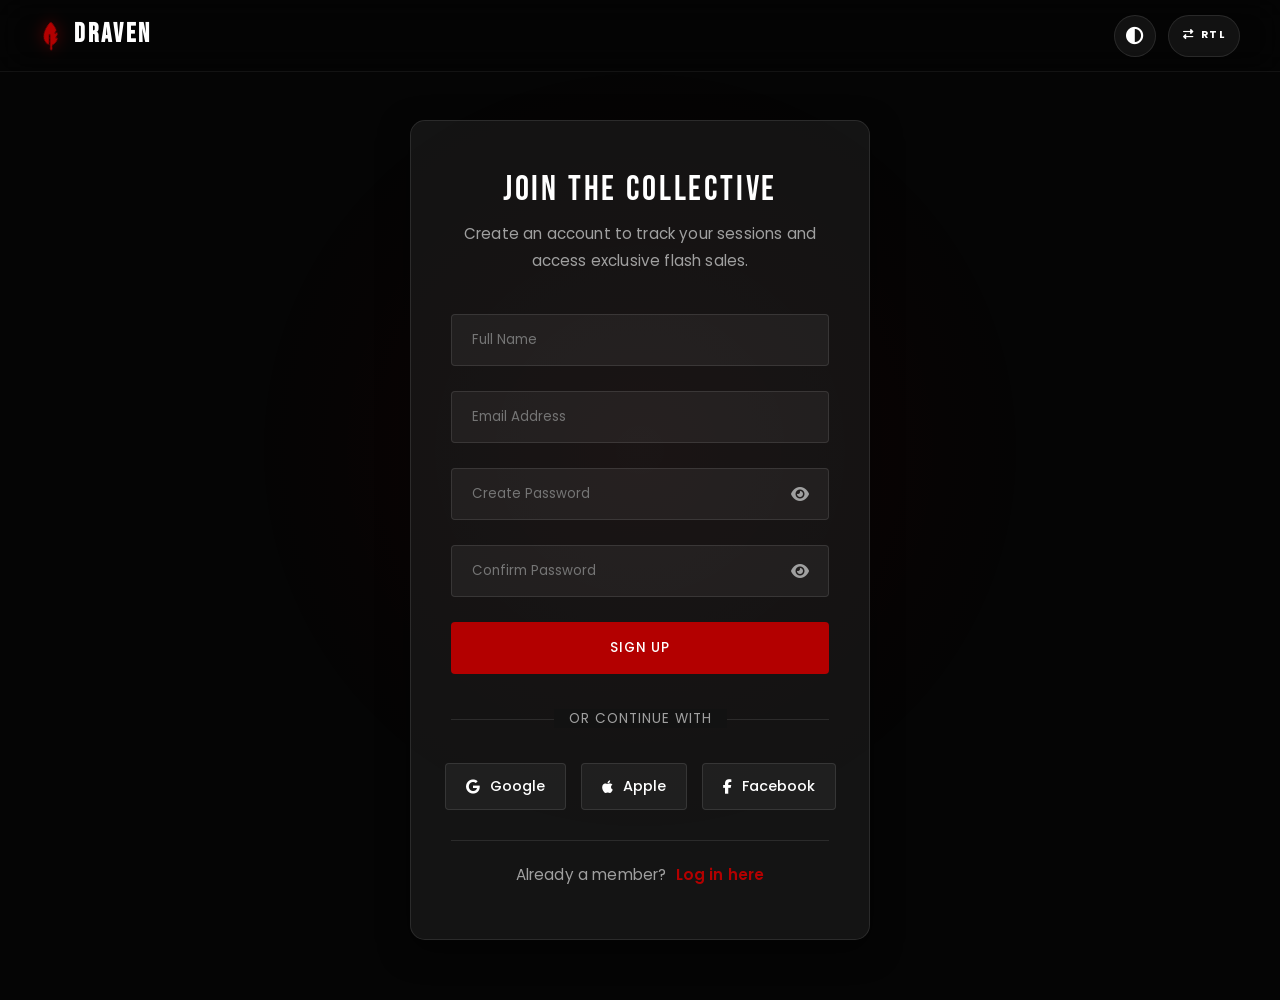
<file: signup.html>
<!DOCTYPE html>
<html lang="en">

<head>
    <meta charset="UTF-8">
    <meta name="viewport" content="width=device-width, initial-scale=1.0">
    <title>Sign Up | DRAVEN</title>
    <!-- Favicon -->
    <link rel="icon" type="image/svg+xml"
        href="data:image/svg+xml,<svg xmlns=%22http://www.w3.org/2000/svg%22 viewBox=%220 0 100 100%22><text y=%22.9em%22 font-size=%2290%22 fill=%22%23b30000%22>D</text></svg>">
    <link rel="preconnect" href="https://fonts.googleapis.com">
    <link rel="preconnect" href="https://fonts.gstatic.com" crossorigin>
    <link
        href="https://fonts.googleapis.com/css2?family=Bebas+Neue&family=Poppins:wght@300;400;500;600;700;800;900&display=swap"
        rel="stylesheet">
    <link rel="stylesheet" href="https://cdnjs.cloudflare.com/ajax/libs/font-awesome/6.4.0/css/all.min.css">
    <link rel="stylesheet" href="assets/css/style.css">
</head>

<body class="auth-page">    <div class="bg-particles"></div>

    <!-- Preloader -->
    <div class="loader-wrapper">
        <div class="loader">
            <span class="loader-text">DRAVEN</span>
            <div class="loader-bar"></div>
        </div>
    </div>

    <!-- Auth Topbar: Logo + Theme & RTL controls -->
    <div class="auth-brand-bar">
        <a href="index.html" class="auth-brand-logo">
            <i class="fas fa-feather-pointed"></i> DRAVEN
        </a>
        <div class="auth-controls">
            <button class="utility-btn" id="auth-theme-toggle" title="Switch Theme" aria-label="Switch Light/Dark theme">
                <i class="fa-solid fa-circle-half-stroke"></i>
            </button>
            <button class="utility-btn rtl-toggle" id="auth-rtl-toggle" title="Toggle Right-to-Left mode" aria-label="Toggle Right-to-Left mode">
                <i class="fa-solid fa-right-left"></i>
                <span class="rtl-label">RTL</span>
            </button>
        </div>
    </div>

    <main class="auth-main">
        <section class="auth-section">
            <div class="auth-container reveal">
                <div class="auth-card">
                    <div class="auth-header">
                        <h2>Join The Collective</h2>
                        <p>Create an account to track your sessions and access exclusive flash sales.</p>
                    </div>
                    <form class="auth-form" action="index.html">
                        <div class="form-group">
                            <input type="text" placeholder="Full Name" required>
                        </div>
                        <div class="form-group">
                            <input type="email" placeholder="Email Address" required>
                        </div>
                        <div class="form-group">
                            <input type="password" id="signup-password" placeholder="Create Password" required>
                            <i class="fas fa-eye toggle-password" data-target="signup-password"></i>
                        </div>
                        <div class="form-group">
                            <input type="password" id="signup-confirm-password" placeholder="Confirm Password" required>
                            <i class="fas fa-eye toggle-password" data-target="signup-confirm-password"></i>
                        </div>
                        <button type="submit" class="btn btn-primary btn-block">Sign Up</button>

                        <div class="auth-divider">
                            <span>or continue with</span>
                        </div>

                        <div class="social-login-group">
                            <button type="button" class="btn-social" title="Google"><i class="fab fa-google"></i> Google</button>
                            <button type="button" class="btn-social" title="Apple"><i class="fab fa-apple"></i> Apple</button>
                            <button type="button" class="btn-social" title="Facebook"><i class="fab fa-facebook-f"></i> Facebook</button>
                        </div>
                    </form>
                    <div class="auth-footer">
                        <p>Already a member? <a href="login.html">Log in here</a></p>
                    </div>
                </div>
            </div>
        </section>
    </main>

    <script src="assets/js/script.js"></script>
</body>

</html>
</file>
<file: assets/css/style.css>
/* 
   DRAVEN 
   Design System & Styling
*/

@import url('https://fonts.googleapis.com/css2?family=Bebas+Neue&family=Poppins:wght@300;400;500;600;700;800;900&display=swap');

:root {
    /* Fonts */
    --font-heading: 'Bebas Neue', sans-serif;
    --font-body: 'Poppins', sans-serif;

    /* Colors */
    --primary: #b30000; /* Deep Red */
    --primary-light: #ff3333;
    --primary-dark: #800000;
    --accent: #ff0000; /* Neon Highlight */
    --bg-black: #050505;
    --bg-charcoal: #121212;
    --bg-card: rgba(30, 30, 30, 0.6);
    --text-main: #e0e0e0;
    --text-dim: #a0a0a0;
    --white: #ffffff;
    
    /* Effects */
    --glass: rgba(255, 255, 255, 0.05);
    --glass-border: rgba(255, 255, 255, 0.1);
    --shadow: 0 10px 30px rgba(0, 0, 0, 0.5);
    --transition: all 0.4s cubic-bezier(0.165, 0.84, 0.44, 1);
    
    /* Layout */
    --container: 1200px;
}

/* Reset & Base */
* {
    margin: 0;
    padding: 0;
    box-sizing: border-box;
}

html {
    scroll-behavior: smooth;
}

body {
    background-color: var(--bg-black);
    color: var(--text-main);
    font-family: var(--font-body);
    line-height: 1.8;
    overflow-x: hidden;
    -webkit-font-smoothing: antialiased;
    letter-spacing: 0.01em;
}

body.rtl-mode {
    direction: rtl;
    text-align: right;
}

/* ---- RTL: Grid & Flex containers ---- */
body.rtl-mode .nav-links,
body.rtl-mode .hero-btns,
body.rtl-mode .services-grid,
body.rtl-mode .artist-grid,
body.rtl-mode .gallery-grid,
body.rtl-mode .booking-grid,
body.rtl-mode .footer-grid,
body.rtl-mode .faq-grid,
body.rtl-mode .testimonial-container,
body.rtl-mode .achievements-grid,
body.rtl-mode .social-login-group,
body.rtl-mode .auth-options,
body.rtl-mode .remember-me {
    direction: rtl;
}

/* ---- RTL: Text elements ---- */
body.rtl-mode .nav-links a,
body.rtl-mode .footer-links a,
body.rtl-mode .btn,
body.rtl-mode input,
body.rtl-mode textarea,
body.rtl-mode select,
body.rtl-mode .auth-header,
body.rtl-mode .auth-header h2,
body.rtl-mode .auth-header p,
body.rtl-mode .auth-footer,
body.rtl-mode .section-header,
body.rtl-mode p {
    text-align: right;
}

/* ---- RTL: Dropdowns ---- */
body.rtl-mode .user-dropdown {
    right: auto;
    left: 0;
}

/* ---- RTL: Cards ---- */
body.rtl-mode .artist-card,
body.rtl-mode .service-card,
body.rtl-mode .flash-item,
body.rtl-mode .faq-item,
body.rtl-mode .testimonial-card,
body.rtl-mode .auth-card {
    text-align: right;
}

body.rtl-mode .artist-card .btn-text {
    justify-content: flex-end;
}

body.rtl-mode .hero-btns {
    justify-content: center;
}

body.rtl-mode .nav-links a::after {
    left: auto;
    right: 50%;
    transform: translateX(50%);
}

/* ---- RTL: Password toggle icon flips to left side ---- */
body.rtl-mode .toggle-password {
    right: auto;
    left: 20px;
}

/* ---- RTL: Auth form inputs get padding mirrored ---- */
body.rtl-mode .auth-form input {
    padding: 15px 20px 15px 45px;
    text-align: right;
}

/* ---- RTL: Auth brand bar — reverse logo and controls ---- */
body.rtl-mode .auth-brand-bar {
    flex-direction: row-reverse;
}
body.rtl-mode .auth-controls {
    flex-direction: row-reverse;
}

/* ---- RTL: Footer links ---- */
body.rtl-mode .footer-col,
body.rtl-mode .footer-bottom {
    text-align: right;
}

/* ---- RTL: FAQ question row ---- */
body.rtl-mode .faq-question {
    flex-direction: row-reverse;
}

h1, h2, h3, h4, .logo {
    font-family: var(--font-heading);
    font-weight: 400; /* Bebas Neue looks bold natively; 400 is ideal weight */
    text-transform: uppercase;
    letter-spacing: 0.08em;
    line-height: 1.1;
}

ul {
    list-style: none;
}

a {
    text-decoration: none;
    color: inherit;
    transition: var(--transition);
}

img {
    max-width: 100%;
    display: block;
}

.container {
    max-width: var(--container);
    margin: 0 auto;
    padding: 0 2rem;
}

.section-padding {
    padding: 100px 0;
}

.text-center {
    text-align: center;
}

.bg-charcoal {
    background-color: var(--bg-charcoal);
}

.text-gradient {
    background: linear-gradient(45deg, var(--primary), var(--primary-light));
    -webkit-background-clip: text;
    -webkit-text-fill-color: transparent;
}

/* --- MOVING VISUALS & ANIMATIONS --- */
@keyframes float {
    0% { transform: translateY(0px) rotate(0deg); }
    50% { transform: translateY(-20px) rotate(2deg); }
    100% { transform: translateY(0px) rotate(0deg); }
}

@keyframes glow {
    0%, 100% { filter: drop-shadow(0 0 5px var(--primary)); }
    50% { filter: drop-shadow(0 0 20px var(--primary)); }
}

@keyframes slowZoom {
    0% { transform: scale(1); }
    100% { transform: scale(1.1); }
}

@keyframes gradientMove {
    0% { background-position: 0% 50%; }
    50% { background-position: 100% 50%; }
    100% { background-position: 0% 50%; }
}

@keyframes textReveal {
    from { clip-path: inset(0 100% 0 0); }
    to { clip-path: inset(0 0 0 0); }
}

@keyframes marquee {
    0% { transform: translateX(0); }
    100% { transform: translateX(-50%); }
}

.bg-particles {
    position: fixed;
    top: 0;
    left: 0;
    width: 100%;
    height: 100%;
    pointer-events: none;
    z-index: -1;
    overflow: hidden;
    background: radial-gradient(circle at 50% 50%, rgba(179, 0, 0, 0.05), transparent 50%);
}

.bg-particles::before,
.bg-particles::after {
    content: '';
    position: absolute;
    width: 200%;
    height: 200%;
    top: -50%;
    left: -50%;
    background: radial-gradient(circle at center, rgba(179, 0, 0, 0.1) 0%, transparent 20%);
    opacity: 0.3;
    animation: rotateBG 20s linear infinite;
}

.bg-particles::after {
    animation: rotateBG 30s linear infinite reverse;
    background: radial-gradient(circle at center, rgba(255, 255, 255, 0.05) 0%, transparent 15%);
}

@keyframes rotateBG {
    from { transform: rotate(0deg); }
    to { transform: rotate(360deg); }
}

.moving-gradient {
    background: linear-gradient(-45deg, #000, #111, #1a1a1a, #0d0d0d);
    background-size: 400% 400%;
    animation: gradientMove 15s ease infinite;
}

/* --- REVEAL EFFECTS --- */
.reveal {
    opacity: 0;
    transform: translateY(30px);
    transition: all 0.8s cubic-bezier(0.165, 0.84, 0.44, 1);
    filter: blur(5px);
}

.reveal.active {
    opacity: 1;
    transform: translateY(0);
    filter: blur(0);
}

.reveal-left {
    opacity: 0;
    transform: translateX(-50px);
    transition: all 0.8s cubic-bezier(0.165, 0.84, 0.44, 1);
}

.reveal-left.active {
    opacity: 1;
    transform: translateX(0);
}

.reveal-right {
    opacity: 0;
    transform: translateX(50px);
    transition: all 0.8s cubic-bezier(0.165, 0.84, 0.44, 1);
}

.reveal-right.active {
    opacity: 1;
    transform: translateX(0);
}

/* Loader */
.loader-wrapper {
    position: fixed;
    top: 0;
    left: 0;
    width: 100%;
    height: 100%;
    background: var(--bg-black);
    display: flex;
    justify-content: center;
    align-items: center;
    z-index: 10000;
    transition: opacity 0.8s ease, visibility 0.8s;
}

.loader {
    text-align: center;
}

.loader-text {
    font-family: var(--font-heading);
    letter-spacing: 10px;
    display: block;
    margin-bottom: 20px;
    animation: glow 2s infinite;
}

.loader-bar {
    width: 200px;
    height: 2px;
    background: rgba(255, 255, 255, 0.1);
    position: relative;
    overflow: hidden;
}

.loader-bar::after {
    content: '';
    position: absolute;
    left: -100%;
    width: 100%;
    height: 100%;
    background: var(--primary);
    animation: loading 2s infinite;
}

@keyframes loading {
    0% { left: -100%; }
    50% { left: 0%; }
    100% { left: 100%; }
}

/* Header & Navbar */
@keyframes headerSlideDown {
    from {
        transform: translateY(-100%);
        opacity: 0;
    }
    to {
        transform: translateY(0);
        opacity: 1;
    }
}

.header {
    position: fixed;
    top: 0;
    left: 0;
    width: 100%;
    z-index: 1000;
    transition: var(--transition);
    animation: headerSlideDown 1s cubic-bezier(0.165, 0.84, 0.44, 1) forwards;
}

.navbar {
    height: 90px;
    display: flex;
    align-items: center;
    transition: var(--transition);
}

.header.scrolled .navbar {
    height: 70px;
    background: rgba(5, 5, 5, 0.85);
    backdrop-filter: blur(10px);
    border-bottom: 1px solid var(--glass-border);
}

.navbar .container {
    display: flex;
    justify-content: space-between;
    align-items: center;
    width: 100%;
}

.logo {
    font-size: 1.8rem;
    font-weight: 700;
    color: var(--white);
    display: flex;
    align-items: center;
    gap: 12px;
    letter-spacing: 2px;
}

.logo-icon {
    color: var(--primary);
    font-size: 1.4rem;
    transform: rotate(-45deg);
    filter: drop-shadow(0 0 10px rgba(179, 0, 0, 0.5));
}

.nav-links {
    display: flex;
    gap: 1.8rem;
    align-items: center;
}

.nav-links a {
    font-size: 0.9rem;
    font-weight: 500;
    text-transform: uppercase;
    letter-spacing: 1px;
    position: relative;
}

.nav-links a::after {
    content: '';
    position: absolute;
    bottom: -5px;
    left: 50%;
    width: 0;
    height: 2px;
    background: var(--primary);
    transition: var(--transition);
    transform: translateX(-50%);
}

.nav-links a:hover::after,
.nav-links a.active::after {
    width: 100%;
}

.nav-cta {
    background: var(--primary);
    padding: 0.8rem 1.5rem;
    border-radius: 4px;
}

.nav-cta::after {
    display: none !important;
}

.nav-cta:hover {
    background: var(--primary-dark);
    transform: translateY(-3px);
}

.hamburger {
    display: none;
    flex-direction: column;
    gap: 6px;
    cursor: pointer;
    z-index: 2000;
    position: relative;
}

.hamburger span {
    width: 30px;
    height: 2px;
    background: var(--white);
    transition: var(--transition);
}

.hamburger.toggle span:nth-child(1) {
    transform: translateY(8px) rotate(45deg);
}

.hamburger.toggle span:nth-child(2) {
    opacity: 0;
}

.hamburger.toggle span:nth-child(3) {
    transform: translateY(-8px) rotate(-45deg);
}

/* Buttons */
.btn {
    display: inline-block;
    padding: 1rem 2.5rem;
    font-family: var(--font-body);
    font-weight: 500;
    text-transform: uppercase;
    letter-spacing: 1px;
    border-radius: 4px;
    border: none;
    cursor: pointer;
    transition: var(--transition);
    text-align: center;
}

.btn-primary {
    background: var(--primary);
    color: var(--white);
}

.btn-primary:hover {
    background: var(--primary-dark);
    box-shadow: 0 0 20px rgba(179, 0, 0, 0.4);
    transform: translateY(-5px);
}

.btn-secondary {
    background: transparent;
    color: var(--white);
    border: 1px solid var(--white);
}

.btn-secondary:hover {
    background: var(--white);
    color: var(--bg-black);
    transform: translateY(-5px);
}

.btn-outline {
    background: transparent;
    color: var(--primary);
    border: 1px solid var(--primary);
}

.btn-outline:hover {
    background: var(--primary);
    color: var(--white);
}

.btn-block {
    width: 100%;
}

.btn-text {
    display: inline-flex;
    align-items: center;
    gap: 10px;
    color: var(--primary);
    font-weight: 600;
    margin-top: 15px;
}

.btn-text:hover i {
    transform: translateX(5px);
}

/* Hero Section */
.hero {
    height: 100vh;
    width: 100%;
    position: relative;
    background: url('../images/hero-bg.png') no-repeat center center/cover;
    display: flex;
    align-items: center;
    justify-content: center;
}

.hero-overlay {
    position: absolute;
    top: 0;
    left: 0;
    width: 100%;
    height: 100%;
    background: linear-gradient(to right, rgba(5, 5, 5, 0.9), rgba(5, 5, 5, 0.2));
}

.hero-content {
    position: relative;
    z-index: 10;
    max-width: 800px;
    width: 100%;
    margin: 0 auto;
    text-align: center;
    display: flex;
    flex-direction: column;
    align-items: center;
    justify-content: center;
}

.hero-title {
    font-size: 5.5rem;
    line-height: 1.1;
    margin-bottom: 2rem;
}

.hero-subtitle {
    font-size: 1.2rem;
    color: var(--text-dim);
    margin: 0 auto 3rem auto;
    max-width: 600px;
}

.hero-btns {
    display: flex;
    flex-wrap: wrap;
    align-items: center;
    gap: 20px;
    justify-content: center;
}

.scroll-indicator {
    position: absolute;
    bottom: 30px;
    left: 50%;
    transform: translateX(-50%);
    display: flex;
    flex-direction: column;
    align-items: center;
    gap: 10px;
    color: var(--text-dim);
    font-size: 0.8rem;
    text-transform: uppercase;
}

.mouse {
    width: 25px;
    height: 45px;
    border: 2px solid var(--text-dim);
    border-radius: 15px;
    position: relative;
}

.mouse::before {
    content: '';
    position: absolute;
    top: 10px;
    left: 50%;
    transform: translateX(-50%);
    width: 4px;
    height: 4px;
    background: var(--primary);
    border-radius: 50%;
    animation: scrollMouse 1.5s infinite;
}

@keyframes scrollMouse {
    0% { transform: translate(-50%, 0); opacity: 0; }
    50% { transform: translate(-50%, 15px); opacity: 1; }
    100% { transform: translate(-50%, 30px); opacity: 0; }
}

/* About Section */
.section-header {
    margin-bottom: 60px;
}

.subtitle {
    color: var(--primary);
    text-transform: uppercase;
    letter-spacing: 3px;
    font-weight: 700;
    font-size: 0.9rem;
    display: block;
    margin-bottom: 10px;
}

.section-header h2 {
    font-size: 3rem;
}

.about-grid {
    display: grid;
    grid-template-columns: 1fr 1fr;
    gap: 80px;
    align-items: center;
}

.about-text h3 {
    font-size: 2rem;
    margin-bottom: 20px;
}

.about-text p {
    color: var(--text-dim);
    margin-bottom: 40px;
}

.about-features {
    display: grid;
    gap: 30px;
}

.feature {
    display: flex;
    gap: 20px;
}

.feature i {
    font-size: 1.5rem;
    color: var(--primary);
    padding-top: 5px;
}

.feature h4 {
    font-size: 1.2rem;
    margin-bottom: 5px;
}

.feature p {
    margin-bottom: 0;
    font-size: 0.95rem;
}

.about-image {
    position: relative;
}

.image-wrapper {
    position: relative;
    border-radius: 10px;
    overflow: hidden;
    box-shadow: var(--shadow);
}

.image-wrapper img {
    transform: none;
    transition: transform 0.35s cubic-bezier(0.165, 0.84, 0.44, 1), filter 0.35s ease;
    will-change: auto;
}

.image-wrapper:hover img {
    transform: scale(1.05);
}

.parallax {
    transform: none !important;
    will-change: auto;
}

.experience-badge {
    position: absolute;
    bottom: -20px;
    right: -20px;
    background: var(--primary);
    padding: 20px;
    border-radius: 10px;
    text-align: center;
    box-shadow: var(--shadow);
}

.experience-badge .years {
    display: block;
    font-family: var(--font-body);
    font-size: 2.5rem;
    font-weight: 700;
    line-height: 1;
}

.experience-badge .text {
    font-size: 0.8rem;
    text-transform: uppercase;
}

/* Artist Section */
.artist-grid {
    display: grid;
    grid-template-columns: repeat(auto-fit, minmax(320px, 1fr));
    gap: 30px;
}

.artist-card {
    background: var(--bg-card);
    border: 1px solid var(--glass-border);
    border-radius: 15px;
    overflow: hidden;
    transition: var(--transition);
    backdrop-filter: blur(10px);
    display: flex;
    flex-direction: column;
    height: 100%;
    align-items: stretch;
}

.artist-card:hover {
    transform: translateY(-15px);
    border-color: var(--primary);
}

.artist-img {
    height: 380px;
    position: relative;
    overflow: hidden;
}

.artist-img img {
    width: 100%;
    height: 100%;
    object-fit: cover;
}

.artist-socials {
    position: absolute;
    bottom: 20px;
    right: -60px;
    display: flex;
    flex-direction: column;
    gap: 15px;
    transition: var(--transition);
}

.artist-card:hover .artist-socials {
    right: 20px;
}

.artist-socials a {
    width: 45px;
    height: 45px;
    background: var(--primary);
    color: var(--white);
    display: flex;
    justify-content: center;
    align-items: center;
    border-radius: 50%;
    font-size: 1.2rem;
}

.artist-socials a:hover {
    background: var(--white);
    color: var(--primary);
}

.artist-info {
    padding: 30px;
    display: flex;
    flex-direction: column;
    flex: 1;
}

.artist-info h3,
.artist-info p,
.artist-info .artist-meta,
.artist-info .artist-gallery-preview,
.artist-info .btn-text {
    width: 100%;
}

.artist-meta {
    display: flex;
    justify-content: space-between;
    margin-bottom: 10px;
}

.artist-meta span {
    font-size: 0.75rem;
    font-weight: 700;
    text-transform: uppercase;
    color: var(--primary);
    background: rgba(179, 0, 0, 0.1);
    padding: 2px 8px;
    border-radius: 4px;
}

.artist-info h3 {
    font-size: 1.8rem;
    margin-bottom: 15px;
}

.artist-style {
    color: var(--text-dim);
    font-size: 0.9rem;
    margin-bottom: 20px;
    line-height: 1.5;
}

.artist-gallery-preview {
    display: grid;
    grid-template-columns: repeat(3, 1fr);
    gap: 8px;
    margin-top: auto;
    margin-bottom: 20px;
}

.artist-card .btn-text {
    margin-top: auto;
    justify-content: flex-start;
    align-items: center;
}

.artist-gallery-preview img {
    width: 100%;
    height: 80px;
    object-fit: cover;
    border-radius: 5px;
    border: 1px solid var(--glass-border);
    transition: var(--transition);
}

.artist-gallery-preview img:hover {
    border-color: var(--primary);
    transform: scale(1.05);
}

/* Gallery Section */
.gallery-filters {
    display: flex;
    justify-content: center;
    gap: 20px;
    margin-bottom: 50px;
}

.filter-btn {
    background: transparent;
    border: 1px solid var(--glass-border);
    color: var(--text-main);
    padding: 0.8rem 2rem;
    border-radius: 30px;
    cursor: pointer;
    font-family: var(--font-body);
    text-transform: uppercase;
    transition: var(--transition);
}

.filter-btn.active, .filter-btn:hover {
    background: var(--primary);
    border-color: var(--primary);
}

.gallery-grid {
    display: grid;
    grid-template-columns: repeat(auto-fill, minmax(350px, 1fr));
    gap: 25px;
}

.gallery-item {
    position: relative;
    border-radius: 10px;
    overflow: hidden;
    aspect-ratio: 1/1;
    cursor: pointer;
}

.gallery-item img {
    width: 100%;
    height: 100%;
    object-fit: cover;
    transition: transform 0.6s cubic-bezier(0.165, 0.84, 0.44, 1);
}

.gallery-overlay {
    position: absolute;
    top: 0;
    left: 0;
    width: 100%;
    height: 100%;
    background: rgba(0, 0, 0, 0.8);
    display: flex;
    flex-direction: column;
    justify-content: center;
    align-items: center;
    opacity: 0;
    transition: var(--transition);
}

.gallery-item:hover img {
    transform: scale(1.15);
}

.gallery-item:hover .gallery-overlay {
    opacity: 1;
}

.gallery-info {
    text-align: center;
    transform: translateY(20px);
    transition: var(--transition);
}

.gallery-item:hover .gallery-info {
    transform: translateY(0);
}

.gallery-info h4 {
    font-size: 1.5rem;
    margin-bottom: 5px;
}

.gallery-info span {
    color: var(--primary);
    font-size: 0.9rem;
    text-transform: uppercase;
}

.gallery-zoom {
    margin-top: 20px;
    width: 50px;
    height: 50px;
    background: var(--primary);
    border-radius: 50%;
    display: flex;
    justify-content: center;
    align-items: center;
    color: var(--white);
    font-size: 1.2rem;
    transform: scale(0);
    transition: var(--transition);
}

.gallery-item:hover .gallery-zoom {
    transform: scale(1);
}

/* Services Section */
.services-grid {
    display: grid;
    grid-template-columns: repeat(auto-fit, minmax(280px, 1fr));
    gap: 30px;
    align-items: stretch;
}

.services-grid > .service-card {
    height: 100%;
}

.service-card {
    background: var(--bg-card);
    padding: 35px 30px;
    border-radius: 12px;
    border: 1px solid var(--glass-border);
    transition: var(--transition);
    text-align: center;
    display: flex;
    flex-direction: column;
    align-items: center;
    justify-content: flex-start;
    overflow: hidden;
    min-height: 320px;
}

/* Service/Pricing card image banner */
.card-img {
    width: calc(100% + 60px);
    margin: -35px -30px 28px;
    height: 185px;
    overflow: hidden;
    position: relative;
    flex-shrink: 0;
}

.card-img img {
    width: 100%;
    height: 100%;
    object-fit: cover;
    object-position: center;
    transition: transform 0.6s ease;
    display: block;
}

.service-card:hover .card-img img,
.pricing-card:hover .card-img img {
    transform: scale(1.08);
}

.card-img::after {
    content: '';
    position: absolute;
    bottom: 0;
    left: 0;
    width: 100%;
    height: 60%;
    background: linear-gradient(to top, var(--bg-card), transparent);
    pointer-events: none;
}

/* Pricing card image banner — bleed matches 40px/35px padding */
.pricing-card .card-img {
    width: calc(100% + 70px);
    margin: -40px -35px 28px;
    height: 190px;
    flex-shrink: 0;
}

.pricing-card .card-img::after {
    background: linear-gradient(to top, var(--bg-card), transparent);
}

.pricing-card.featured .card-img::after {
    background: linear-gradient(to top, #250000, transparent);
}

.service-card:hover {
    background: var(--bg-black);
    border-color: var(--primary);
    transform: translateY(-10px);
    box-shadow: 0 15px 40px rgba(179, 0, 0, 0.1);
}

.service-icon {
    font-size: 3rem;
    color: var(--primary);
    margin-bottom: 24px;
    transition: var(--transition);
    flex-shrink: 0;
}

.service-card:hover .service-icon {
    transform: scale(1.2) rotate(10deg);
}

.service-card h3 {
    margin-bottom: 14px;
    font-size: 1.5rem;
    min-height: 2.2em;
    display: flex;
    align-items: center;
    justify-content: center;
}

.service-card p {
    color: var(--text-dim);
    flex: 1 1 auto;
    line-height: 1.7;
    margin-bottom: 0;
    display: flex;
    align-items: flex-start;
    justify-content: center;
    text-align: center;
}

.service-card .btn-text {
    margin-top: auto;
    align-self: center;
}

/* Pricing Section */
.pricing-grid {
    display: grid;
    grid-template-columns: repeat(auto-fit, minmax(320px, 1fr));
    gap: 40px;
}

.pricing-card {
    background: var(--bg-card);
    padding: 40px 35px;
    border-radius: 15px;
    border: 1px solid var(--glass-border);
    position: relative;
    overflow: hidden;
    display: flex;
    flex-direction: column;
    transition: var(--transition);
}

.pricing-card.featured {
    border-color: var(--primary);
    background: linear-gradient(135deg, var(--bg-charcoal), #250000);
    box-shadow: 0 0 40px rgba(179, 0, 0, 0.15);
}

.pricing-header {
    margin-bottom: 40px;
    border-bottom: 1px solid var(--glass-border);
    padding-bottom: 20px;
}

.pricing-header h3 {
    font-size: 1.8rem;
    margin-bottom: 10px;
}

.price {
    font-family: var(--font-body);
    font-size: 1.2rem;
    color: var(--text-dim);
}

.price span {
    font-size: 3rem;
    color: var(--white);
    margin-left: 5px;
}

.pricing-list {
    margin-bottom: 40px;
}

.pricing-list li {
    margin-bottom: 15px;
    display: flex;
    align-items: center;
    gap: 15px;
}

.pricing-list i {
    color: var(--primary);
}

/* Booking Section */
.booking-grid {
    display: grid;
    grid-template-columns: 1fr 1.5fr;
    gap: 80px;
    align-items: start;
}

.booking-info {
    display: flex;
    flex-direction: column;
}

.contact-info-list {
    margin-top: 40px;
}

.info-item {
    display: flex;
    align-items: center;
    gap: 20px;
    margin-bottom: 25px;
}

.info-item i {
    width: 50px;
    height: 50px;
    background: var(--bg-black);
    color: var(--primary);
    display: flex;
    justify-content: center;
    align-items: center;
    border-radius: 50%;
    font-size: 1.2rem;
    border: 1px solid var(--glass-border);
}

.booking-form {
    background: var(--bg-black);
    padding: 50px;
    border-radius: 20px;
    border: 1px solid var(--glass-border);
}

.form-row {
    display: grid;
    grid-template-columns: 1fr 1fr;
    gap: 20px;
}

.form-group {
    margin-bottom: 25px;
    position: relative;
}

.form-group label {
    display: block;
    margin-bottom: 8px;
    font-size: 0.9rem;
    color: var(--text-dim);
    text-transform: uppercase;
}

.form-group input, 
.form-group select, 
.form-group textarea {
    width: 100%;
    background: var(--bg-charcoal);
    border: 1px solid var(--glass-border);
    padding: 15px;
    color: var(--white);
    border-radius: 5px;
    font-family: inherit;
    transition: var(--transition);
}

.form-group input:focus, 
.form-group select:focus, 
.form-group textarea:focus {
    outline: none;
    border-color: var(--primary);
}

.error-msg {
    color: var(--accent);
    font-size: 0.8rem;
    position: absolute;
    bottom: -18px;
    left: 0;
    display: none;
}

/* Testimonials */
.testimonial-container {
    display: flex;
    gap: 30px;
    overflow-x: auto;
    padding-bottom: 40px;
    scroll-snap-type: x mandatory;
}

.testimonial-container::-webkit-scrollbar {
    height: 5px;
}

.testimonial-container::-webkit-scrollbar-thumb {
    background: var(--primary);
    border-radius: 10px;
}

.testimonial-card {
    flex: 0 0 calc(50% - 15px);
    background: var(--bg-card);
    padding: 40px;
    border-radius: 4px; /* Premium Sharp Look */
    border: 1px solid var(--glass-border);
    scroll-snap-align: center;
    display: flex;
    flex-direction: column;
    justify-content: center;
    min-height: 350px;
}

@media (max-width: 768px) {
    .testimonial-card {
        flex: 0 0 85%;
        aspect-ratio: 1/1;
        min-height: auto;
        padding: 30px;
    }
}

.stars {
    color: #ffc107;
    margin-bottom: 20px;
}

.testimonial-card p {
    font-style: italic;
    font-size: 1.1rem;
    margin-bottom: 30px;
}

.client-info strong {
    display: block;
    font-size: 1.2rem;
    color: var(--white);
}

.client-info span {
    font-size: 0.9rem;
    color: var(--primary);
}

/* FAQ Section */
.faq-grid {
    display: grid;
    grid-template-columns: repeat(auto-fit, minmax(320px, 1fr));
    gap: 30px;
    max-width: 1100px;
    margin: 0 auto;
    position: relative;
    z-index: 1;
}

.faq-item {
    background: var(--bg-card);
    border: 1px solid var(--glass-border);
    border-left: 3px solid var(--primary);
    border-radius: 8px;
    padding: 30px;
    display: flex;
    flex-direction: column;
    gap: 15px;
    height: 100%;
}

.faq-question {
    display: block;
}

.faq-question h3,
.faq-title {
    font-family: var(--font-body);
    font-weight: 600;
    font-size: 1.25rem;
    color: var(--white);
    margin: 0;
    line-height: 1.4;
}

.faq-subtitle {
    display: block;
    font-size: 0.85rem;
    color: var(--text-dim);
    font-weight: 400;
    margin-top: 4px;
}

body.light-theme .faq-subtitle {
    color: #555555;
}

.faq-answer {
    color: var(--text-dim);
    font-size: 0.95rem;
    line-height: 1.7;
}

.faq-answer p {
    margin: 0;
}

/* Light theme overrides */
body.light-theme .faq-item {
    background: #ffffff;
    border-color: rgba(0, 0, 0, 0.08);
    border-left-color: var(--primary);
}

body.light-theme .faq-question h3,
body.light-theme .faq-title {
    color: #111111;
}

body.light-theme .faq-answer {
    color: #444444;
}

/* Footer */
.footer {
    padding: 100px 0 40px;
    background: #050505;
    border-top: 1px solid var(--glass-border);
    position: relative;
    overflow: hidden;
}

.footer::before {
    content: '';
    position: absolute;
    top: 0;
    left: 0;
    width: 100%;
    height: 1px;
    background: linear-gradient(90deg, transparent, var(--primary), transparent);
    opacity: 0.5;
}

.footer-grid {
    display: grid;
    grid-template-columns: 2fr 1fr 1fr 1.5fr;
    gap: 50px;
    margin-bottom: 60px;
    text-align: left;
}

.footer-col,
.footer-brand,
.footer-links,
.footer-contact,
.newsletter-content,
.footer-newsletter-row,
.footer-bottom,
.footer-bottom p,
.footer-legal {
    text-align: left;
}

.footer-brand .logo {
    margin-bottom: 25px;
    display: inline-flex;
    align-items: center;
    font-size: 2rem;
}

.footer-brand .footer-desc {
    color: var(--text-dim);
    margin-bottom: 35px;
    max-width: 380px;
    font-size: 0.95rem;
    line-height: 1.8;
    text-align: left;
}

.social-icons {
    display: flex;
    gap: 15px;
}

.social-icons a {
    width: 45px;
    height: 45px;
    background: rgba(255, 255, 255, 0.05);
    border: 1px solid var(--glass-border);
    display: flex;
    justify-content: center;
    align-items: center;
    border-radius: 50%;
    color: var(--white);
    transition: var(--transition);
}

.social-icons a:hover {
    background: var(--primary);
    border-color: var(--primary);
    transform: translateY(-5px);
    box-shadow: 0 10px 20px rgba(179, 0, 0, 0.3);
}

.footer-col h4 {
    margin-bottom: 30px;
    font-size: 1.3rem;
    position: relative;
    display: inline-block;
}

.footer-col h4::after {
    content: '';
    position: absolute;
    bottom: -10px;
    left: 0;
    width: 40px;
    height: 2px;
    background: var(--primary);
}

.footer-links ul {
    list-style: none;
}

.footer-links li {
    margin-bottom: 15px;
}

.footer-links a {
    color: var(--text-dim);
    font-size: 0.95rem;
    display: inline-flex;
    align-items: center;
    gap: 8px;
    transition: var(--transition);
}

.footer-links a i {
    font-size: 0.7rem;
    color: var(--primary);
    opacity: 0;
    transform: translateX(-10px);
    transition: var(--transition);
}

.footer-links a:hover {
    color: var(--white);
}

.footer-links a:hover i {
    opacity: 1;
    transform: translateX(0);
}

.footer-contact {
    display: flex;
    flex-direction: column;
    align-items: flex-start;
}

.footer-contact {
    display: flex;
    flex-direction: column;
    align-items: flex-start;
}

.footer-contact .contact-info {
    color: var(--text-dim);
    margin-bottom: 18px;
    display: flex;
    align-items: center;
    gap: 12px;
    font-size: 0.95rem;
    line-height: 1.45;
    text-align: left;
    width: 100%;
}

.footer-contact .contact-info i {
    color: var(--primary);
    width: 18px;
    height: 18px;
    flex: 0 0 18px;
    display: inline-flex;
    justify-content: center;
    align-items: center;
    margin-top: 0;
}

.footer-contact .contact-info span,
.footer-contact .contact-info a {
    display: inline-block;
    min-width: 0;
    word-break: normal;
}

.footer-newsletter-row {
    display: flex;
    justify-content: space-between;
    align-items: center;
    padding: 40px;
    background: rgba(255, 255, 255, 0.02);
    border: 1px solid var(--glass-border);
    border-radius: 8px;
    margin-bottom: 60px;
    text-align: left;
}

.newsletter-content h4 {
    font-size: 1.5rem;
    margin-bottom: 10px;
}

.newsletter-content p {
    color: var(--text-dim);
    margin: 0;
}

.premium-form {
    display: flex;
    gap: 15px;
    width: 100%;
    max-width: 450px;
}

.premium-form input {
    flex: 1;
    background: rgba(0, 0, 0, 0.5);
    border: 1px solid var(--glass-border);
    padding: 15px 25px;
    color: var(--white);
    border-radius: 4px;
    outline: none;
    transition: var(--transition);
}

.premium-form input:focus {
    border-color: var(--primary);
}

.premium-form button {
    background: var(--primary);
    color: var(--white);
    border: none;
    padding: 0 30px;
    border-radius: 4px;
    cursor: pointer;
    font-weight: 600;
    text-transform: uppercase;
    letter-spacing: 1px;
    transition: var(--transition);
}

.premium-form button:hover {
    background: #ff1a1a;
    box-shadow: 0 5px 15px rgba(179, 0, 0, 0.4);
}

.footer-bottom {
    display: flex;
    justify-content: space-between;
    align-items: center;
    padding-top: 30px;
    border-top: 1px solid var(--glass-border);
    color: var(--text-dim);
    font-size: 0.9rem;
    text-align: left;
}

.footer-legal {
    display: flex;
    gap: 20px;
}

.footer-legal a {
    color: var(--text-dim);
    transition: var(--transition);
}

.footer-legal a:hover {
    color: var(--primary);
}

/* Lightbox */
.lightbox {
    position: fixed;
    top: 0;
    left: 0;
    width: 100%;
    height: 100%;
    background: rgba(0, 0, 0, 0.95);
    z-index: 2000;
    display: none;
    justify-content: center;
    align-items: center;
    padding: 50px;
}

.lightbox img {
    max-width: 100%;
    max-height: 100%;
    box-shadow: 0 0 50px rgba(179, 0, 0, 0.3);
}

.lightbox-close {
    position: absolute;
    top: 30px;
    right: 40px;
    color: var(--white);
    font-size: 3rem;
    cursor: pointer;
}

/* Scroll Animation Utilities */
.reveal {
    opacity: 0;
    transform: translateY(30px);
    transition: all 0.8s ease-out;
}

.reveal.active {
    opacity: 1;
    transform: translateY(0);
}

/* --- AFTERCARE SECTION --- */
.aftercare-grid {
    display: grid;
    grid-template-columns: repeat(auto-fit, minmax(300px, 1fr));
    gap: 30px;
    align-items: stretch;
}

.aftercare-card {
    background: var(--bg-card);
    padding: 40px;
    border-radius: 20px;
    border: 1px solid var(--glass-border);
    transition: var(--transition);
    display: flex;
    flex-direction: column;
}

.aftercare-card p {
    flex: 1;
    line-height: 1.7;
    color: var(--text-dim);
}

.aftercare-card:hover {
    border-color: var(--primary);
    transform: translateY(-10px);
}

.aftercare-icon {
    font-size: 2.5rem;
    color: var(--primary);
    margin-bottom: 25px;
}

.care-list {
    margin-top: 20px;
    list-style: none;
    padding-left: 0;
}

.care-list li {
    display: flex;
    align-items: center;
    gap: 12px;
    margin-bottom: 14px;
    font-size: 0.95rem;
    color: var(--text-dim);
    line-height: 1.5;
    padding-left: 0;
}

.care-list li i {
    color: var(--primary);
    font-size: 1rem;
    flex-shrink: 0;
    width: 20px;
    text-align: center;
}

.care-list li::before {
    display: none;
}

/* Care list with plain text items (no icons): show arrow bullet */
.care-list--arrow li::before {
    content: '\203A';
    display: inline-block;
    color: var(--primary);
    font-weight: 700;
    flex-shrink: 0;
    font-size: 1.1rem;
    line-height: 1;
    width: 16px;
}

.aftercare-notice {
    margin-top: 50px;
    padding: 20px;
    background: rgba(179, 0, 0, 0.05);
    border-left: 4px solid var(--primary);
    border-radius: 5px;
    text-align: center;
}

.aftercare-notice p {
    margin-bottom: 0;
    color: var(--white);
    font-weight: 500;
}
.hero-split {
    display: flex;
    height: 100vh;
    overflow: hidden;
}

.split-side {
    flex: 1;
    position: relative;
    display: flex;
    align-items: center;
    justify-content: center;
    overflow: hidden;
    transition: var(--transition);
}

.split-side::after {
    content: '';
    position: absolute;
    top: 0;
    left: 0;
    width: 100%;
    height: 100%;
    background: rgba(0, 0, 0, 0.6);
    transition: var(--transition);
}

.split-side:hover::after {
    background: rgba(0, 0, 0, 0.4);
}

.split-side img {
    position: absolute;
    top: 0;
    left: 0;
    width: 100%;
    height: 100%;
    object-fit: cover;
    transition: transform 1.5s ease;
}

.split-side:hover img {
    transform: scale(1.1);
}

.split-content {
    position: relative;
    z-index: 10;
    text-align: center;
    padding: 2rem;
}

.split-content h2 {
    font-size: 4rem;
    margin-bottom: 1rem;
    text-shadow: 0 0 20px rgba(0,0,0,0.8);
}

/* --- FLASH SALE SECTION --- */
.flash-grid {
    display: grid;
    grid-template-columns: repeat(auto-fit, minmax(300px, 1fr));
    gap: 30px;
    align-items: stretch;
}

.flash-grid > .flash-item {
    height: 100%;
}

.flash-item {
    background: var(--bg-card);
    border-radius: 15px;
    overflow: hidden;
    border: 1px solid var(--glass-border);
    transition: var(--transition);
    display: flex;
    flex-direction: column;
    height: 100%;
}

.flash-item:hover {
    border-color: var(--primary);
    transform: translateY(-10px);
    box-shadow: 0 10px 30px rgba(179, 0, 0, 0.2);
}

.flash-img {
    height: 300px;
    position: relative;
    overflow: hidden;
}

.flash-img img {
    width: 100%;
    height: 100%;
    object-fit: cover;
    transition: transform 0.6s cubic-bezier(0.165, 0.84, 0.44, 1);
}

.flash-item:hover .flash-img img {
    transform: scale(1.1);
}

.flash-tag {
    position: absolute;
    top: 15px;
    right: 15px;
    background: var(--primary);
    color: var(--white);
    padding: 5px 12px;
    border-radius: 4px;
    font-size: 0.75rem;
    font-weight: 700;
    text-transform: uppercase;
    box-shadow: 0 0 10px rgba(179, 0, 0, 0.5);
}

.flash-info {
    padding: 25px;
    display: flex;
    flex-direction: column;
    flex: 1 1 auto;
}

.flash-info h4 {
    font-size: 1.4rem;
    margin-bottom: 12px;
    min-height: 2.2em;
    display: flex;
    align-items: center;
}

.flash-meta {
    display: flex;
    justify-content: space-between;
    align-items: center;
    gap: 12px;
    margin-bottom: 18px;
}

.flash-info .btn-block {
    margin-top: auto;
    width: 100%;
}

.flash-price {
    font-size: 1.5rem;
    font-weight: 700;
    color: var(--white);
    font-family: var(--font-body);
}

.flash-size {
    color: var(--primary);
    font-weight: 600;
    font-size: 0.9rem;
}

/* Global Responsive Fixes */
@media (max-width: 1200px) {
    .container {
        padding: 0 5%;
    }
}

@media (max-width: 991px) {
    .nav-links {
        position: fixed;
        right: -100%;
        top: 0;
        width: 100%;
        height: 100vh;
        background: var(--bg-black);
        flex-direction: column;
        justify-content: center;
        align-items: center;
        transition: 0.5s cubic-bezier(0.77,0.2,0.05,1.0);
        z-index: 1000;
        gap: 30px;
    }

    .nav-links.active {
        right: 0;
    }

    .hamburger {
        display: block;
        cursor: pointer;
        z-index: 1001;
    }

    .nav-links li {
        width: auto;
        border: none;
        padding: 0;
    }

    .nav-links li a {
        font-size: 2rem;
        font-family: var(--font-body);
    }
}

@media (max-width: 768px) {
    .section-padding {
        padding: 60px 0;
    }
    
    .section-header h2 {
        font-size: 2rem;
    }
}

/* Fix for overlapping buttons on mobile */
.hero-btns {
    flex-wrap: wrap;
}

/* Specific optimization for 360px and below */
@media (max-width: 360px) {
    .container {
        padding: 0 20px;
    }

    .hero-title {
        font-size: 2rem !important;
        line-height: 1.1;
    }

    .hero-subtitle {
        font-size: 0.9rem !important;
        margin-bottom: 25px;
    }

    .hero-btns {
        flex-direction: column;
        gap: 15px;
    }

    .btn {
        width: 100% !important;
        text-align: center;
        padding: 15px 20px;
    }

    .logo {
        font-size: 1.3rem;
    }

    .section-header h2 {
        font-size: 1.7rem;
    }

    .services-grid, .artist-grid, .blog-grid-view, .gallery-grid {
        grid-template-columns: 1fr !important;
        gap: 25px;
    }

    .footer {
        padding: 60px 0 30px;
    }

    .footer-grid {
        grid-template-columns: 1fr;
        text-align: left;
        gap: 36px;
        margin-bottom: 36px;
    }

    .footer-col,
    .footer-brand,
    .newsletter-content,
    .footer-bottom,
    .footer-bottom p,
    .footer-legal {
        text-align: left;
    }

    .footer-brand .logo {
        justify-content: flex-start;
    }

    .footer-brand .footer-desc {
        margin-left: 0;
        margin-right: 0;
        max-width: none;
        text-align: left;
    }

    .social-icons {
        justify-content: flex-start;
    }

    .footer-contact {
        align-items: flex-start;
        width: 100%;
    }

    .footer-contact .contact-info {
        display: flex;
        align-items: center;
        justify-content: flex-start;
        text-align: left;
        gap: 10px;
        margin-bottom: 14px;
        font-size: 0.9rem;
        width: 100%;
        max-width: none;
        margin-left: 0;
        margin-right: 0;
        line-height: 1.4;
    }

    .footer-contact .contact-info i {
        flex: 0 0 16px;
        width: 16px;
        height: 16px;
        margin-top: 0;
    }

    .footer-newsletter-row {
        flex-direction: column;
        align-items: flex-start;
        text-align: left;
        gap: 18px;
        padding: 24px 16px;
    }

    .premium-form {
        flex-direction: column;
        align-items: stretch;
        gap: 12px;
        max-width: none;
        width: 100%;
    }

    .premium-form button {
        width: 100%;
        padding: 15px;
    }

    .footer-bottom {
        flex-direction: column;
        align-items: flex-start;
        gap: 14px;
        text-align: left;
    }

    .footer-legal {
        justify-content: flex-start;
        flex-wrap: wrap;
        gap: 10px;
    }
}

/* Image Scaling Fix */
img {
    height: auto;
}

/* Form Visibility Fix */
input, select, textarea {
    color-scheme: dark;
}

/* Section Spacing Consistency */
.bg-charcoal + .bg-charcoal {
    padding-top: 0;
}

/* --- FORM STATUS --- */
.form-status {
    margin-top: 20px;
    padding: 15px;
    border-radius: 5px;
    text-align: center;
    display: none;
    font-weight: 600;
}

.form-status.success {
    display: block;
    background: rgba(40, 167, 69, 0.1);
    color: #28a745;
    border: 1px solid #28a745;
}

.form-status.error {
    display: block;
    background: rgba(220, 53, 69, 0.1);
    color: #dc3545;
    border: 1px solid #dc3545;
}

.error-msg {
    color: #dc3545;
    font-size: 0.8rem;
    position: absolute;
    bottom: -18px;
    left: 0;
    display: none;
}

input:invalid:not(:placeholder-shown) {
    border-color: #dc3545;
}

/* --- POLICY SECTION --- */
.policy-grid {
    display: grid;
    grid-template-columns: repeat(auto-fit, minmax(250px, 1fr));
    gap: 30px;
    align-items: stretch;
}

.policy-card {
    background: var(--bg-card);
    padding: 35px 30px;
    border-radius: 15px;
    border: 1px solid var(--glass-border);
    text-align: center;
    transition: var(--transition);
    display: flex;
    flex-direction: column;
    align-items: center;
}

.policy-card:hover {
    border-color: var(--primary);
    transform: translateY(-8px);
    box-shadow: 0 15px 40px rgba(179, 0, 0, 0.12);
}

.policy-card i {
    font-size: 2rem;
    color: var(--primary);
    margin-bottom: 20px;
    flex-shrink: 0;
}

.policy-card h4 {
    font-size: 1.2rem;
    margin-bottom: 15px;
    color: var(--white);
}

.policy-card p {
    font-size: 0.9rem;
    color: var(--text-dim);
    margin-bottom: 0;
    flex: 1;
    line-height: 1.7;
}

/* --- BLOG PAGE --- */
.blog-layout {
    display: grid;
    grid-template-columns: 2fr 1fr;
    gap: 50px;
}

.blog-grid-view {
    display: grid;
    grid-template-columns: repeat(auto-fill, minmax(300px, 1fr));
    gap: 30px;
}

.blog-card {
    background: var(--bg-card);
    border-radius: 15px;
    overflow: hidden;
    border: 1px solid var(--glass-border);
    transition: var(--transition);
}

.blog-card:hover {
    transform: translateY(-10px);
    border-color: var(--primary);
}

.blog-card-img {
    height: 220px;
    position: relative;
    overflow: hidden;
}

.blog-card-img img {
    width: 100%;
    height: 100%;
    object-fit: cover;
}

.blog-category {
    position: absolute;
    top: 20px;
    left: 20px;
    background: var(--primary);
    padding: 5px 15px;
    border-radius: 20px;
    font-size: 0.75rem;
    font-weight: 700;
}

.blog-card-info {
    padding: 25px;
}

.blog-date {
    font-size: 0.8rem;
    color: var(--text-dim);
    display: block;
    margin-bottom: 10px;
}

.blog-card-info h3 {
    font-size: 1.4rem;
    margin-bottom: 15px;
    line-height: 1.3;
}

/* Sidebar */
.sidebar {
    display: flex;
    flex-direction: column;
    gap: 40px;
}

.sidebar-widget {
    background: var(--bg-card);
    padding: 30px;
    border-radius: 15px;
    border: 1px solid var(--glass-border);
}

.widget-title {
    font-size: 1.2rem;
    margin-bottom: 25px;
    border-left: 3px solid var(--primary);
    padding-left: 15px;
}

.search-form {
    display: flex;
    background: var(--bg-charcoal);
    border-radius: 5px;
    overflow: hidden;
}

.search-form input {
    flex: 1;
    background: transparent;
    border: none;
    padding: 12px;
    color: var(--white);
}

.search-form button {
    background: var(--primary);
    border: none;
    padding: 0 15px;
    color: var(--white);
    cursor: pointer;
}

.category-list li {
    margin-bottom: 12px;
}

.category-list a {
    display: flex;
    justify-content: space-between;
    color: var(--text-dim);
}

.category-list a:hover {
    color: var(--primary);
}

/* =============================================
   PAGE HEADER — Inner Page Hero Banner
   (About, Services, Blog, Contact, etc.)
   ============================================= */
.page-header {
    position: relative;
    padding: 0;
    min-height: 320px;
    display: flex;
    align-items: center;
    justify-content: center;
    text-align: center;
    overflow: hidden;

    /* Background image: single, centered, cover — NO repeat, NO tile */
    background-image: url('../images/hero-bg.png');
    background-repeat: no-repeat;
    background-position: center center;
    background-size: cover;
    background-attachment: scroll;
}

/* Unique Page Header Hero Backgrounds */
.page-header.about-header {
    background-image: url('../images/about-hero.png');
}

.page-header.services-header {
    background-image: url('../images/services-hero.png');
}

.page-header.blog-header {
    background-image: url('../images/blog-hero.png');
}

.page-header.contact-header {
    background-image: url('../images/contact-hero.png');
}

/* Dark gradient overlay via pseudo-element — keeps image visible */
.page-header::before {
    content: '';
    position: absolute;
    inset: 0;
    background: linear-gradient(
        160deg,
        rgba(5, 5, 5, 0.45) 0%,
        rgba(5, 5, 5, 0.25) 60%,
        rgba(5, 5, 5, 0.40) 100%
    );
    z-index: 1;
}

/* Content sits above the overlay */
.page-header .container {
    position: relative;
    z-index: 2;
    padding-top: calc(72px + 50px); /* navbar height + breathing room */
    padding-bottom: 60px;
    width: 100%;
}

.page-header h1 {
    font-size: clamp(2.2rem, 5vw, 4.5rem);
    margin-bottom: 14px;
    line-height: 1.05;
    color: #ffffff;
    text-shadow: 0 2px 20px rgba(0, 0, 0, 0.5);
    word-break: break-word;
    overflow-wrap: break-word;
}

.breadcrumb {
    color: rgba(255, 255, 255, 0.75);
    font-size: 0.88rem;
    letter-spacing: 0.5px;
    word-break: break-word;
}

.breadcrumb a {
    color: var(--primary-light);
    font-weight: 600;
    transition: color 0.2s ease;
}

.breadcrumb a:hover {
    color: #ffffff;
}

/* Separator — styled automatically in markup as " / " */

/* Light mode: slightly lighter overlay so image pops equally */
body.light-theme .page-header::before {
    background: linear-gradient(
        160deg,
        rgba(10, 10, 10, 0.40) 0%,
        rgba(10, 10, 10, 0.20) 60%,
        rgba(10, 10, 10, 0.35) 100%
    );
}

body.light-theme .page-header h1 {
    color: #ffffff;
    text-shadow: 0 2px 24px rgba(0, 0, 0, 0.6);
}

body.light-theme .breadcrumb {
    color: rgba(255, 255, 255, 0.80);
}

body.light-theme .breadcrumb a {
    color: #ffaaaa;
}

/* --- Responsive: 1024px (tablet landscape) --- */
@media (max-width: 1024px) {
    .page-header {
        min-height: 280px;
    }

    .page-header .container {
        padding-top: calc(72px + 40px);
        padding-bottom: 50px;
    }
}

/* --- Responsive: 768px (tablet portrait) --- */
@media (max-width: 768px) {
    .page-header {
        min-height: 240px;
    }

    .page-header .container {
        padding-top: calc(70px + 36px);
        padding-bottom: 44px;
        padding-left: 20px;
        padding-right: 20px;
    }

    .page-header h1 {
        font-size: clamp(1.9rem, 7vw, 2.8rem);
        margin-bottom: 10px;
    }

    .breadcrumb {
        font-size: 0.82rem;
    }
}

/* --- Responsive: 360px (small mobile) --- */
@media (max-width: 420px) {
    .page-header {
        min-height: 210px;
    }

    .page-header .container {
        padding-top: calc(64px + 28px);
        padding-bottom: 36px;
        padding-left: 16px;
        padding-right: 16px;
    }

    .page-header h1 {
        font-size: clamp(1.6rem, 8vw, 2.2rem);
        letter-spacing: 1px;
    }

    .breadcrumb {
        font-size: 0.78rem;
    }
}

/* Achievements */
.achievements-grid {
    display: grid;
    grid-template-columns: repeat(auto-fit, minmax(200px, 1fr));
    gap: 30px;
    text-align: center;
}

.achievement-item .number {
    display: block;
    font-size: 3.5rem;
    font-family: var(--font-body);
    color: var(--primary);
    line-height: 1;
}

.achievement-item span:not(.number) {
    text-transform: uppercase;
    font-weight: 700;
    letter-spacing: 1px;
}

@media (max-width: 768px) {
    .blog-layout {
        grid-template-columns: 1fr;
    }
    
    .hero-split {
        flex-direction: column;
    }
    
    .split-side {
        height: 50vh;
    }
    
    .split-content h2 {
        font-size: 2.5rem;
    }
    
}

/* --- HOME REDESIGN EXTRAS --- */
.booking-grid { display: grid; grid-template-columns: 1fr 1fr; gap: 80px; align-items: center; }
.booking-info h2 {
    font-size: 4rem;
    line-height: 1.1;
    margin-bottom: 25px;
    letter-spacing: 2px;
}
@media (max-width: 991px) {
    .booking-info h2 {
        font-size: 3.2rem;
    }
}
@media (max-width: 480px) {
    .booking-info h2 {
        font-size: 2.6rem;
    }
}
.booking-form-wrapper { background: var(--bg-card); padding: 50px; border-radius: 15px; border: 1px solid var(--glass-border); backdrop-filter: blur(20px); }
.testimonial-user { display: flex; align-items: center; gap: 15px; margin-top: 20px; }
.testimonial-user img { width: 50px; height: 50px; border-radius: 50%; object-fit: cover; }
.testimonial-user h4 { font-size: 1rem; margin-bottom: 2px; }
.testimonial-user span { font-size: 0.8rem; color: var(--text-dim); }
@media (max-width: 992px) { .booking-grid { grid-template-columns: 1fr; gap: 50px; } }

/* --- UNIQUE HERO SYSTEM --- */
.hero-unique-container { display: grid; grid-template-columns: 80px 1fr 200px; gap: 40px; align-items: center; min-height: 80vh; position: relative; z-index: 10; }
.hero-vertical-text { writing-mode: vertical-rl; transform: rotate(180deg); color: var(--primary); font-family: var(--font-heading); font-weight: 700; letter-spacing: 5px; opacity: 0.5; }
.hero-glass-hub { background: rgba(5, 5, 5, 0.4); backdrop-filter: blur(30px); border: 1px solid var(--glass-border); padding: 80px; border-radius: 4px; box-shadow: 0 40px 100px rgba(0,0,0,0.8); }
.hero-stats-strip { display: flex; flex-direction: column; gap: 40px; border-left: 1px solid var(--glass-border); padding-left: 40px; }
.stat-item .number { font-size: 2.5rem; font-family: var(--font-heading); color: var(--primary); display: block; }
.stat-item p { font-size: 0.8rem; text-transform: uppercase; letter-spacing: 2px; color: var(--text-dim); }
.btn-link { color: var(--white); text-transform: uppercase; letter-spacing: 2px; font-weight: 600; font-size: 0.8rem; position: relative; padding-bottom: 5px; }
.btn-link::after { content: ""; position: absolute; bottom: 0; left: 0; width: 0; height: 1px; background: var(--primary); transition: var(--transition); }
.btn-link:hover::after { width: 100%; }
.btn-group { display: flex; gap: 30px; align-items: center; margin-left: 30px; }
@media (max-width: 1200px) { .hero-unique-container { grid-template-columns: 1fr; } .hero-vertical-text { display: none; } .hero-stats-strip { flex-direction: row; border-left: none; padding-left: 0; border-top: 1px solid var(--glass-border); padding-top: 40px; } }

/* --- DEFINITIVE MOBILE FIXES (360PX) --- */
@media (max-width: 991px) {
  .nav-links { position: fixed; right: -100%; top: 0; width: 100%; height: 100vh; background: var(--bg-black); flex-direction: column; justify-content: center; align-items: center; transition: 0.5s ease; z-index: 1000; gap: 30px; backdrop-filter: blur(15px); }
  .nav-links.active { right: 0; }
  .hamburger { display: flex !important; }
  .nav-links li { width: auto; }
  .nav-links a { font-size: 1.8rem; }
}
@media (max-width: 480px) {
  .hero-title { font-size: 2.2rem !important; }
  .hero-subtitle { font-size: 0.95rem; }
  .hero-btns { flex-direction: column; width: 100%; gap: 15px; }
  .btn { width: 100% !important; text-align: center; }
  .services-grid, .artist-grid, .blog-grid-view, .gallery-grid { grid-template-columns: 1fr !important; }
  .about-grid { display: flex !important; flex-direction: column-reverse !important; gap: 40px !important; }
  .about-image { position: relative; width: 100%; height: 300px; overflow: hidden; border-radius: 8px; }
  .about-image img { width: 100%; height: 100%; object-fit: cover; }
  .experience-badge { bottom: 10px !important; right: 10px !important; transform: scale(0.8); }
  .logo { font-size: 1.2rem; }
  .navbar-utility { gap: 8px; margin-left: 5px; }
  .utility-btn { width: 36px; height: 36px; font-size: 1rem; }
  
  /* Mobile Hero Contrast Perfection */
  .hero-overlay, .home2-hero::before {
      background: linear-gradient(to bottom, rgba(0,0,0,0.4) 0%, transparent 20%),
                  linear-gradient(to top, rgba(0,0,0,0.8) 0%, transparent 50%) !important;
  }
  
  body.light-theme .hero-overlay, body.light-theme .home2-hero::before {
      background: rgba(252, 251, 249, 0.85) !important; /* Near solid on mobile for readability */
  }
  
  .hero-title, .editorial-text h1 { font-size: 2.2rem !important; line-height: 1.1; }
  .hero-subtitle { font-size: 0.95rem; margin-bottom: 30px; }
}

/* --- PREMIUM USER DROPDOWN --- */

/* --- PREMIUM NAVBAR UTILITY --- */
.navbar-utility {
    display: flex;
    align-items: center;
    gap: 20px;
    margin-left: 30px;
}

.utility-btn {
    background: rgba(255, 255, 255, 0.05);
    border: 1px solid var(--glass-border);
    color: var(--white);
    width: 48px;
    height: 48px;
    border-radius: 50%;
    display: flex;
    align-items: center;
    justify-content: center;
    cursor: pointer;
    font-size: 1.3rem;
    transition: var(--transition);
    position: relative;
}

.user-dropdown-container {
    position: relative;
}

.user-dropdown {
    position: absolute;
    top: 60px;
    right: 0;
    width: 220px;
    background: rgba(15, 15, 15, 0.95);
    backdrop-filter: blur(20px);
    border: 1px solid var(--glass-border);
    border-radius: 8px;
    padding: 10px 0;
    box-shadow: 0 20px 40px rgba(0, 0, 0, 0.5);
    opacity: 0;
    visibility: hidden;
    transform: translateY(15px);
    transition: all 0.3s cubic-bezier(0.165, 0.84, 0.44, 1);
    z-index: 1000;
}

body.light-theme .user-dropdown {
    background: rgba(255, 255, 255, 0.95);
    box-shadow: 0 20px 40px rgba(0, 0, 0, 0.1);
}

.user-dropdown.active {
    opacity: 1;
    visibility: visible;
    transform: translateY(0);
}

.user-dropdown a {
    display: flex;
    align-items: center;
    gap: 12px;
    padding: 12px 20px;
    color: var(--text-main);
    font-size: 0.95rem;
    transition: var(--transition);
    text-transform: none;
    letter-spacing: 0.5px;
}

.user-dropdown a::after {
    display: none !important;
}

.user-dropdown a:hover {
    background: rgba(179, 0, 0, 0.1);
    color: var(--primary);
    padding-left: 25px;
}

.user-dropdown i {
    font-size: 1.1rem;
    color: var(--primary);
}

.utility-btn:hover {
    background: rgba(179, 0, 0, 0.15);
    border-color: var(--primary);
    color: var(--primary);
    transform: translateY(-2px);
    box-shadow: 0 5px 15px rgba(179, 0, 0, 0.2);
}

/* RTL Toggle Button — labeled variant */
.utility-btn.rtl-toggle {
    width: auto;
    min-width: 48px;
    padding: 0 14px;
    gap: 6px;
    font-size: 0.7rem;
    font-family: var(--font-body);
    font-weight: 700;
    letter-spacing: 1.5px;
    text-transform: uppercase;
    border-radius: 24px;
}

.utility-btn.rtl-toggle .rtl-label {
    font-size: 0.65rem;
    font-weight: 700;
    letter-spacing: 1.5px;
    text-transform: uppercase;
    line-height: 1;
}

/* Active RTL state — glowing red indicator */
.utility-btn.rtl-toggle.active {
    background: rgba(179, 0, 0, 0.2);
    border-color: var(--primary);
    color: var(--primary);
    box-shadow: 0 0 12px rgba(179, 0, 0, 0.35), inset 0 0 8px rgba(179, 0, 0, 0.1);
}

.utility-btn.rtl-toggle.active .rtl-label {
    color: var(--primary);
}

body.light-theme .utility-btn.rtl-toggle.active {
    background: rgba(179, 0, 0, 0.1);
    border-color: var(--primary);
    color: var(--primary);
    box-shadow: 0 0 12px rgba(179, 0, 0, 0.2);
}

/* ---- AUTH TOPBAR: Logo + Theme + RTL controls ---- */
.auth-brand-bar {
    position: fixed;
    top: 0;
    left: 0;
    width: 100%;
    z-index: 200;
    padding: 0 40px;
    height: 72px;
    display: flex;
    align-items: center;
    justify-content: space-between;
    background: rgba(5, 5, 5, 0.55);
    backdrop-filter: blur(16px);
    -webkit-backdrop-filter: blur(16px);
    border-bottom: 1px solid rgba(255, 255, 255, 0.06);
    pointer-events: none;
}

.auth-controls {
    display: flex;
    align-items: center;
    gap: 12px;
    pointer-events: all;
}

.auth-controls .utility-btn {
    width: 42px;
    height: 42px;
    font-size: 1.1rem;
    background: rgba(255, 255, 255, 0.06);
    border: 1px solid var(--glass-border);
    color: var(--white);
    border-radius: 50%;
    display: flex;
    align-items: center;
    justify-content: center;
    cursor: pointer;
    transition: var(--transition);
}

.auth-controls .utility-btn:hover {
    background: rgba(179, 0, 0, 0.15);
    border-color: var(--primary);
    color: var(--primary);
    transform: translateY(-2px);
    box-shadow: 0 5px 15px rgba(179, 0, 0, 0.2);
}

.auth-controls .utility-btn.rtl-toggle {
    width: auto;
    min-width: 42px;
    padding: 0 14px;
    border-radius: 24px;
    font-size: 0.65rem;
    font-family: var(--font-body);
    font-weight: 700;
    letter-spacing: 1.5px;
    text-transform: uppercase;
    gap: 6px;
}

.auth-controls .utility-btn.rtl-toggle.active {
    background: rgba(179, 0, 0, 0.2);
    border-color: var(--primary);
    color: var(--primary);
    box-shadow: 0 0 12px rgba(179, 0, 0, 0.35);
}

body.light-theme .auth-controls .utility-btn {
    background: rgba(0, 0, 0, 0.06);
    border-color: rgba(0, 0, 0, 0.12);
    color: #000000;
}

body.light-theme .auth-controls .utility-btn:hover {
    background: var(--primary);
    border-color: var(--primary);
    color: #ffffff;
}

body.light-theme .auth-controls .utility-btn.rtl-toggle.active {
    background: rgba(179, 0, 0, 0.1);
    border-color: var(--primary);
    color: var(--primary);
    box-shadow: 0 0 12px rgba(179, 0, 0, 0.2);
}

body.light-theme .auth-brand-logo {
    color: #111111;
    text-shadow: 0 1px 3px rgba(0, 0, 0, 0.12);
}

body.light-theme .auth-brand-logo i {
    filter: drop-shadow(0 0 6px rgba(179, 0, 0, 0.4));
}

body.light-theme .auth-brand-bar {
    background: rgba(255, 255, 255, 0.82);
    border-bottom-color: rgba(0, 0, 0, 0.07);
}

@media (max-width: 768px) {
    .auth-brand-bar {
        padding: 0 24px;
        height: 64px;
    }
}

@media (max-width: 480px) {
    .auth-brand-bar {
        padding: 0 16px;
        height: 60px;
    }
    .auth-brand-logo {
        font-size: 1.2rem;
        gap: 8px;
    }
    .auth-controls {
        gap: 8px;
    }
    .auth-controls .utility-btn {
        width: 36px;
        height: 36px;
        font-size: 0.95rem;
    }
    .auth-controls .utility-btn.rtl-toggle {
        padding: 0 10px;
        font-size: 0.6rem;
    }
}



/* --- FULL THEME ENGINE & LUXURY LIGHT MODE --- */
:root { 
    --theme-transition: background-color 0.5s ease, color 0.5s ease, border-color 0.5s ease, box-shadow 0.5s ease, opacity 0.5s ease; 
}
/* Custom Cursor Visibility Fix */
@media (min-width: 992px) {
    body:hover }

body { transition: var(--theme-transition); }

body.light-theme { 
    --bg-black: #ffffff; 
    --bg-charcoal: #ffffff; 
    --bg-card: #ffffff; 
    --text-main: #111111; 
    --text-dim: #444444; 
    --white: #000000; 
    --glass: rgba(255, 255, 255, 0.7); 
    --glass-border: rgba(0, 0, 0, 0.05); 
    --shadow: 0 15px 45px rgba(0, 0, 0, 0.05); 
    --primary: #b30000; 
}

/* Transitions */
.header, .navbar, .section-padding, .bg-charcoal, .service-card, .artist-card, .blog-card, .pricing-card, .footer, h1, h2, h3, h4, p, a, i, span, input, textarea, select { transition: var(--theme-transition) !important; }

/* Typography Contrast Improvements */
body.light-theme h1, body.light-theme h2, body.light-theme h3, body.light-theme h4 {
    color: #000000;
    font-weight: 800;
}

body.light-theme p, body.light-theme .hero-subtitle, body.light-theme .editorial-text p {
    color: #222222;
    font-weight: 500;
}

body.light-theme .subtitle {
    color: var(--primary);
    font-weight: 700;
}

/* Navigation Links & Logo */
body.light-theme .nav-links a,
body.light-theme .nav-links a:visited {
    color: #000000 !important;
    font-weight: 700;
}
body.light-theme .nav-links a:hover,
body.light-theme .nav-links a:focus,
body.light-theme .nav-links a.active {
    color: var(--primary) !important;
}
body.light-theme .logo,
body.light-theme .header .logo {
    color: #000000 !important;
    font-weight: 800;
}
body.light-theme .logo-icon { color: var(--primary); }

body.light-theme .nav-links a,
body.light-theme .header .nav-links a,
body.light-theme .nav-links a:visited,
body.light-theme .header .nav-links a:visited {
    color: #000000 !important;
    font-weight: 700;
}
body.light-theme .nav-links a:hover,
body.light-theme .nav-links a:focus,
body.light-theme .nav-links a.active,
body.light-theme .header .nav-links a:hover,
body.light-theme .header .nav-links a:focus,
body.light-theme .header .nav-links a.active {
    color: var(--primary) !important;
}

body.light-theme .header .utility-btn,
body.light-theme .header .hamburger span {
    color: #000000 !important;
    background-color: rgba(255, 255, 255, 0.85) !important;
    border-color: rgba(0, 0, 0, 0.12) !important;
}
body.light-theme .header .hamburger span {
    background-color: #000000 !important;
}

/* Breadcrumbs — light mode stays white since page-header has dark overlay */
/* Handled in the page-header block above — no override needed here */


/* Buttons Contrast */
body.light-theme .btn-primary { 
    background: var(--primary);
    color: #ffffff !important; 
    box-shadow: 0 10px 20px rgba(158, 0, 0, 0.2);
}
body.light-theme .btn-secondary { 
    border-color: #000000; 
    color: #000000; 
    background: transparent;
}
body.light-theme .btn-secondary:hover { 
    background: #000000; 
    color: #ffffff !important; 
}
body.light-theme .btn-outline { 
    border-color: var(--primary); 
    color: var(--primary); 
    background: transparent;
}
body.light-theme .btn-outline:hover { 
    background: var(--primary); 
    color: #ffffff !important; 
}

/* Cinematic Hero Overlay - Premium Dark Overlay for Text Visibility */
body.light-theme .hero-overlay, body.light-theme .home2-hero::before { 
    background: linear-gradient(to right, rgba(5, 5, 5, 0.8) 0%, rgba(5, 5, 5, 0.4) 60%, transparent 100%) !important;
    opacity: 1 !important;
    display: block !important;
}

@media (max-width: 480px) {
    body.light-theme .hero-overlay, body.light-theme .home2-hero::before {
        background: rgba(0, 0, 0, 0.6) !important; /* Darker on mobile for white text contrast */
    }
}

/* Home 2 Hero Title & Content visibility - Using White for Premium Contrast */
body.light-theme .editorial-text h1, 
body.light-theme .hero-title,
body.light-theme .hero-subtitle,
body.light-theme .editorial-text p,
body.light-theme .typing-text {
    color: #ffffff !important;
    text-shadow: 0 2px 10px rgba(0,0,0,0.3) !important;
    opacity: 1 !important;
}

body.light-theme .bg-particles { opacity: 0.1; filter: invert(1); }

/* Header & Utility Glassmorphism in Light Mode */
body.light-theme .header {
    background: rgba(252, 251, 249, 0.85);
    backdrop-filter: blur(15px);
    border-bottom: 1px solid rgba(0, 0, 0, 0.05);
    box-shadow: 0 5px 25px rgba(0, 0, 0, 0.03);
}

body.light-theme .header.scrolled .navbar {
    background: rgba(252, 251, 249, 0.95);
    backdrop-filter: blur(20px);
}

body.light-theme .utility-btn {
    background: #f0f0f0;
    border: 1px solid rgba(0, 0, 0, 0.1);
    color: #000000;
}

body.light-theme .utility-btn:hover {
    background: var(--primary);
    color: #ffffff;
    border-color: var(--primary);
    box-shadow: 0 5px 15px rgba(158, 0, 0, 0.3);
}

/* Floating Content Boxes & Cards (Home 2 / Services / Pricing) */
body.light-theme .choice-card, 
body.light-theme .service-card, 
body.light-theme .artist-card, 
body.light-theme .blog-card, 
body.light-theme .pricing-card,
body.light-theme .hero-glass-hub {
    background: #ffffff !important;
    border: 1px solid rgba(0, 0, 0, 0.08) !important;
    box-shadow: 0 15px 40px rgba(0, 0, 0, 0.06) !important;
}

body.light-theme .choice-card:hover, 
body.light-theme .service-card:hover, 
body.light-theme .artist-card:hover {
    border-color: var(--primary) !important;
    box-shadow: 0 25px 60px rgba(158, 0, 0, 0.12) !important;
    transform: translateY(-5px);
}

body.light-theme .choice-info h3, 
body.light-theme .service-card h3, 
body.light-theme .artist-info h3 {
    color: #000000;
}

body.light-theme .choice-info p, 
body.light-theme .service-card p {
    color: #444444;
}

/* User Dropdown */
body.light-theme .user-dropdown {
    background: #ffffff;
    border: 1px solid rgba(0, 0, 0, 0.1);
    box-shadow: 0 20px 50px rgba(0, 0, 0, 0.15);
}
body.light-theme .user-dropdown a { color: #000000; font-weight: 600; }
body.light-theme .user-dropdown a:hover { background: #f8f8f8; color: var(--primary); }

/* Footer Light Mode */
body.light-theme .footer { 
    background: #f8f7f5; 
    border-top: 1px solid rgba(0,0,0,0.08); 
    color: #333333;
}
body.light-theme .footer h4, 
body.light-theme .footer .logo, 
body.light-theme .footer-bottom p,
body.light-theme .newsletter-content h4 { 
    color: #000000; 
}
body.light-theme .footer-brand .footer-desc,
body.light-theme .footer-contact .contact-info,
body.light-theme .footer-links a,
body.light-theme .footer-legal a,
body.light-theme .newsletter-content p {
    color: #555555;
}
body.light-theme .footer a:hover,
body.light-theme .footer-legal a:hover { 
    color: var(--primary); 
}
body.light-theme .footer .social-icons a { 
    background: #ffffff; 
    color: #000000; 
    box-shadow: 0 5px 15px rgba(0,0,0,0.05); 
    border-color: rgba(0,0,0,0.05);
}
body.light-theme .footer .social-icons a:hover {
    background: var(--primary);
    color: #ffffff;
    border-color: var(--primary);
}
body.light-theme .footer-newsletter-row {
    background: #ffffff;
    border-color: rgba(0,0,0,0.08);
}
body.light-theme .premium-form input {
    background: #f0f0f0;
    color: #000000;
    border-color: rgba(0,0,0,0.1);
}

/* Other Sections */
body.light-theme .bg-charcoal { background: #ffffff; }
body.light-theme .aftercare-card, 
body.light-theme .achievement-item,
body.light-theme .info-item {
    background: #ffffff;
    border: 1px solid rgba(0,0,0,0.05);
    box-shadow: 0 10px 30px rgba(0,0,0,0.03);
}
body.light-theme .info-item {
    padding: 18px 20px;
    border-radius: 12px;
}
body.light-theme .aftercare-card h3, 
body.light-theme .achievement-item .number {
    color: #000000;
}

/* Gallery & Overlays */
body.light-theme .gallery-overlay {
    background: linear-gradient(to top, rgba(255, 255, 255, 0.98), transparent);
}
body.light-theme .gallery-info h4 { color: #000000; }

/* Forms */
body.light-theme input, body.light-theme textarea, body.light-theme select {
    background: #fcfcfc;
    border: 1px solid rgba(0, 0, 0, 0.15);
    color: #000000;
    font-weight: 500;
}
body.light-theme input:focus, body.light-theme textarea:focus {
    border-color: var(--primary);
    box-shadow: 0 0 0 4px rgba(158, 0, 0, 0.1);
    background: #ffffff;
}

/* Mobile Nav in Light Mode */
@media (max-width: 991px) {
    body.light-theme .nav-links {
        background: #ffffff;
        border-left: 2px solid rgba(0, 0, 0, 0.05);
    }
    body.light-theme .hamburger span { background: #000000; }
}

/* Auth Pages Light Mode */
body.light-theme .auth-page .header {
    background: #ffffff;
}
body.light-theme .auth-card {
    background: #ffffff;
    border: 1px solid rgba(0, 0, 0, 0.1);
    box-shadow: 0 30px 70px rgba(0, 0, 0, 0.12);
}


.auth-brand-logo {
    font-family: var(--font-heading);
    font-size: 1.6rem;
    font-weight: 700;
    letter-spacing: 3px;
    color: var(--white);
    display: flex;
    align-items: center;
    gap: 10px;
    pointer-events: all;
    transition: var(--transition);
    text-transform: uppercase;
    flex-shrink: 0;
}

.auth-brand-logo i {
    color: var(--primary);
    font-size: 1.3rem;
    transform: rotate(-45deg);
    filter: drop-shadow(0 0 8px rgba(179, 0, 0, 0.5));
}

.auth-brand-logo:hover {
    color: var(--primary);
}


/* Auth page header is now removed; this rule is kept for legacy compatibility */
.auth-page .header {
    background: rgba(5, 5, 5, 0.85);
    backdrop-filter: blur(10px);
    border-bottom: 1px solid var(--glass-border);
}

.auth-main {
    min-height: 100vh;
    display: flex;
    align-items: center;
    justify-content: center;
    padding: 100px 0 40px;
    position: relative;
    z-index: 10;
}

/* Social Login Styles */
.auth-divider {
    text-align: center;
    margin: 30px 0;
    position: relative;
}

.auth-divider::before {
    content: '';
    position: absolute;
    top: 50%;
    left: 0;
    width: 100%;
    height: 1px;
    background: var(--glass-border);
    z-index: 1;
}

.auth-divider span {
    background: var(--bg-charcoal);
    padding: 0 15px;
    color: var(--text-dim);
    font-size: 0.85rem;
    text-transform: uppercase;
    letter-spacing: 1px;
    position: relative;
    z-index: 2;
}

body.light-theme .auth-divider span {
    background: #ffffff;
    color: #666666;
}

.social-login-group {
    display: flex;
    gap: 15px;
    justify-content: center;
}

.btn-social {
    flex: 1;
    background: rgba(255, 255, 255, 0.05);
    border: 1px solid var(--glass-border);
    color: var(--white);
    padding: 12px 20px;
    border-radius: 4px;
    cursor: pointer;
    font-family: var(--font-body);
    font-weight: 500;
    font-size: 0.9rem;
    display: flex;
    align-items: center;
    justify-content: center;
    gap: 10px;
    transition: var(--transition);
}

.btn-social:hover {
    background: rgba(255, 255, 255, 0.1);
    border-color: var(--primary);
    transform: translateY(-2px);
}

body.light-theme .btn-social {
    background: #fcfcfc;
    border-color: rgba(0, 0, 0, 0.1);
    color: #000000;
}

body.light-theme .btn-social:hover {
    background: #f0f0f0;
    border-color: var(--primary);
}

.auth-container {
    width: 100%;
    max-width: 500px;
    padding: 20px;
}

.auth-card {
    background: var(--bg-card);
    border: 1px solid var(--glass-border);
    border-radius: 15px;
    padding: 50px 40px;
    backdrop-filter: blur(20px);
    box-shadow: var(--shadow);
}

.auth-header {
    text-align: center;
    margin-bottom: 40px;
}

.auth-header h2 {
    font-size: 2.2rem;
    margin-bottom: 10px;
    color: var(--white);
}

.auth-header p {
    color: var(--text-dim);
    font-size: 0.95rem;
}

.auth-form .form-group {
    margin-bottom: 25px;
    position: relative;
}

.auth-form input {
    width: 100%;
    background: rgba(255, 255, 255, 0.05);
    border: 1px solid var(--glass-border);
    color: var(--white);
    padding: 15px 45px 15px 20px;
    border-radius: 4px;
    font-family: var(--font-body);
    transition: var(--transition);
}

.auth-form input:focus {
    border-color: var(--primary);
    outline: none;
    background: rgba(255, 255, 255, 0.08);
}

.toggle-password {
    position: absolute;
    right: 20px;
    top: 50%;
    transform: translateY(-50%);
    cursor: pointer;
    color: var(--text-dim);
    transition: var(--transition);
    z-index: 5;
}

.toggle-password:hover {
    color: var(--primary);
}

.auth-options {
    display: flex;
    justify-content: space-between;
    align-items: center;
    margin-bottom: 30px;
    font-size: 0.9rem;
    flex-wrap: wrap;
    gap: 15px;
}

.remember-me {
    display: inline-flex;
    align-items: center;
    gap: 8px;
    color: var(--text-dim);
    cursor: pointer;
    line-height: 1.05;
    user-select: none;
    white-space: nowrap;
}

.remember-me input[type="checkbox"] {
    appearance: none;
    -webkit-appearance: none;
    width: 16px;
    height: 16px;
    min-width: 16px;
    min-height: 16px;
    flex: 0 0 16px;
    padding: 0;
    border: 1.5px solid rgba(255, 255, 255, 0.25);
    border-radius: 4px;
    background: transparent;
    cursor: pointer;
    position: relative;
    box-sizing: border-box;
    transition: border-color 0.2s ease, background 0.2s ease;
    margin: 0;
    vertical-align: middle;
}

.remember-me input[type="checkbox"]:checked {
    background: var(--primary);
    border-color: var(--primary);
}

.remember-me input[type="checkbox"]:checked::after {
    content: '';
    position: absolute;
    top: 2px;
    left: 4px;
    width: 5px;
    height: 8px;
    border: 1.5px solid #fff;
    border-top: none;
    border-left: none;
    transform: rotate(45deg);
}

.remember-me span {
    line-height: 1;
    display: inline-flex;
    align-items: center;
}

body.light-theme .remember-me {
    color: #555555;
}

body.light-theme .remember-me input[type="checkbox"] {
    border-color: rgba(0, 0, 0, 0.25);
}

.forgot-pass {
    color: var(--primary);
    text-transform: uppercase;
    font-size: 0.8rem;
    font-weight: 600;
    letter-spacing: 1px;
}

.forgot-pass:hover {
    color: var(--primary-light);
}

.auth-footer {
    text-align: center;
    margin-top: 30px;
    padding-top: 20px;
    border-top: 1px solid var(--glass-border);
    color: var(--text-dim);
    font-size: 0.95rem;
}

.auth-footer a {
    color: var(--primary);
    font-weight: 600;
    margin-left: 5px;
}

.auth-footer a:hover {
    text-decoration: underline;
}

/* --- MOBILE & VIEWPORT OPTIMIZATIONS (360PX AND BELOW) --- */
@media (max-width: 480px) {
    /* Prevent fixed header and centered hero content overlap on mobile */
    .hero {
        min-height: 100vh !important;
        height: auto !important;
        padding-top: 130px !important;
        padding-bottom: 60px !important;
        display: flex !important;
        align-items: center !important;
        justify-content: center !important;
    }
    
    /* Sleeker typography for 360px viewport screen sizes */
    .hero-title {
        font-size: 2.3rem !important;
        line-height: 1.1 !important;
        margin-bottom: 1rem !important;
    }
    
    .hero-subtitle {
        font-size: 0.95rem !important;
        margin-bottom: 1.8rem !important;
        line-height: 1.6 !important;
    }
    
    /* Sleeker mobile buttons with stacking and full-width */
    .hero-btns {
        flex-direction: column !important;
        width: 100% !important;
        gap: 12px !important;
    }
    
    .hero-btns .btn {
        width: 100% !important;
        text-align: center !important;
        padding: 14px 20px !important;
        font-size: 0.9rem !important;
        display: block !important;
    }
}

/* --- LIGHT MODE HEADER & BUTTON CONTRAST IN THE HERO --- */
/* The hero section is always dark, so text and buttons inside it must stay highly readable (white/red) regardless of the theme toggle! */

/* Force hero secondary/outline buttons to remain white/primary in Light Mode */
body.light-theme .hero-btns .btn-secondary,
body.light-theme .home2-hero .btn-secondary {
    border-color: #ffffff !important;
    color: #ffffff !important;
    background: transparent !important;
}

body.light-theme .hero-btns .btn-secondary:hover,
body.light-theme .home2-hero .btn-secondary:hover {
    background: #ffffff !important;
    color: #000000 !important;
}

body.light-theme .hero-btns .btn-outline,
body.light-theme .home2-hero .btn-outline {
    border-color: rgba(255, 255, 255, 0.4) !important;
    color: #ffffff !important;
    background: transparent !important;
}

body.light-theme .hero-btns .btn-outline:hover,
body.light-theme .home2-hero .btn-outline:hover {
    background: #ffffff !important;
    color: #000000 !important;
    border-color: #ffffff !important;
}

/* --- HEADER UX ENHANCEMENT --- */
/* In Light Mode, header text/icons/buttons must always remain high-contrast solid black (#000000) for accessibility. */
body.light-theme .header .logo {
    color: #000000 !important;
}
body.light-theme .header .nav-links a {
    color: #000000 !important;
}
body.light-theme .header .nav-links a:hover {
    color: var(--primary) !important;
}
body.light-theme .header .nav-links a.active {
    color: var(--primary) !important;
}
body.light-theme .header .utility-btn {
    color: #000000 !important;
    background: #f0f0f0 !important;
    border-color: rgba(0, 0, 0, 0.1) !important;
}
body.light-theme .header .utility-btn:hover {
    color: #ffffff !important;
    background: var(--primary) !important;
    border-color: var(--primary) !important;
}
body.light-theme .header .hamburger span {
    background: #000000 !important;
}

/* Ensure hamburger icon is completely visible and centered inside utility list on all mobile viewports */
@media (max-width: 991px) {
    .navbar-utility {
        display: flex !important;
        align-items: center !important;
        gap: 12px !important;
    }

    .artist-grid {
        grid-template-columns: 1fr;
    }

    .artist-card {
        max-width: 100%;
    }
    
    .hamburger {
        display: flex !important;
        flex-direction: column !important;
        justify-content: space-between !important;
        width: 28px !important;
        height: 18px !important;
        cursor: pointer !important;
        z-index: 2000 !important;
        background: transparent !important;
        border: none !important;
        padding: 0 !important;
    }

    .hamburger span {
        display: block !important;
        width: 100% !important;
        height: 2px !important;
        transition: var(--transition) !important;
    }
}

/* =========================================
   INVESTMENT GRID (Pricing Page Tattoo Cards)
   ========================================= */
.investment-grid {
    display: grid;
    grid-template-columns: repeat(auto-fit, minmax(280px, 1fr));
    gap: 30px;
    margin-bottom: 100px;
    align-items: stretch;
}

/* Pricing header typo inside investment grid */
.investment-grid .pricing-header {
    margin-bottom: 20px;
    border-bottom: 1px solid var(--glass-border);
    padding-bottom: 16px;
}

.investment-grid .pricing-header h3 {
    font-size: 1.6rem;
    letter-spacing: 2px;
    margin-bottom: 12px;
    color: var(--white);
}

.investment-grid .pricing-header .price {
    font-family: var(--font-heading);
    font-size: 3.2rem;
    color: var(--primary-light);
    line-height: 1;
}

.investment-grid .pricing-header .price span {
    font-size: 1.3rem;
    color: var(--text-dim);
    font-family: var(--font-body);
    font-weight: 400;
}

/* Description grows — pushes button to bottom */
.investment-grid .pricing-card > p {
    flex: 1;
    color: var(--text-dim);
    font-size: 0.95rem;
    line-height: 1.7;
    margin-bottom: 28px;
    padding-top: 4px;
}

/* CTA button always pinned to bottom edge */
.investment-grid .pricing-card > .btn {
    margin-top: auto;
    display: block;
    text-align: center;
    width: 100%;
}

/* Hover elevation */
.investment-grid .pricing-card:hover {
    transform: translateY(-10px);
    border-color: var(--primary);
    box-shadow: 0 20px 60px rgba(179, 0, 0, 0.2);
}

@media (max-width: 768px) {
    .investment-grid {
        grid-template-columns: 1fr;
    }

    .investment-grid .pricing-card {
        padding: 30px 25px;
    }

    .investment-grid .pricing-card .card-img {
        width: calc(100% + 60px);
        margin: -30px -25px 24px;
        height: 160px;
    }

    .investment-grid .pricing-header .price {
        font-size: 2.8rem;
    }
}


/* =================================================================
   MASTER RESPONSIVE FIX � All pages, all breakpoints
   360px / 375px / 390px / 414px / 480px / 768px / 991px / 1024px
   ================================================================= */

html, body { overflow-x: hidden; max-width: 100%; }
* { box-sizing: border-box; }
img { max-width: 100%; height: auto; }

/* 1024px */
@media (max-width: 1024px) {
    .container { padding: 0 4%; }
    .about-grid { gap: 40px; }
    .booking-grid { grid-template-columns: 1fr; gap: 50px; }
    .artist-grid { grid-template-columns: repeat(2, 1fr); }
    .blog-layout { grid-template-columns: 1fr; gap: 40px; }
    .faq-accordion, .faq-static { max-width: 100%; }
    .navbar-utility { gap: 10px; }
}

/* 991px */
@media (max-width: 991px) {
    .navbar .container { padding: 0 20px; }
    .nav-links { background: rgba(5,5,5,0.97); backdrop-filter: blur(20px); }
    .navbar-utility { gap: 8px; flex-shrink: 0; }
    .section-padding { padding: 70px 0; }
    .hero-title { font-size: clamp(2.8rem, 7vw, 4rem); }
    .about-grid { grid-template-columns: 1fr; gap: 40px; }
    .about-image { order: -1; max-width: 500px; margin: 0 auto; width: 100%; }
    .services-grid { grid-template-columns: repeat(2, 1fr); }
    .gallery-grid { grid-template-columns: repeat(2, 1fr); }
    .booking-grid { grid-template-columns: 1fr; gap: 50px; }
    .footer-grid { grid-template-columns: repeat(2, 1fr); gap: 40px; }
    .footer-brand { grid-column: span 2; }
    .auth-card { padding: 40px 30px; }
}

/* 768px */
@media (max-width: 768px) {
    .container { padding: 0 20px; }
    .section-padding { padding: 60px 0; }
    .section-header { margin-bottom: 40px; }
    .section-header h2 { font-size: clamp(1.8rem, 5vw, 2.4rem); }
    .navbar .container { padding: 0 16px; }
    .logo { font-size: 1.4rem; }
    .navbar-utility { gap: 6px; }
    .utility-btn { width: 36px; height: 36px; font-size: 0.85rem; }
    .rtl-label { display: none; }
    .hero-title { font-size: clamp(2.2rem, 8vw, 3.2rem); letter-spacing: 1px; }
    .hero-subtitle { font-size: 0.95rem; line-height: 1.65; }
    .hero-btns { flex-direction: column; width: 100%; gap: 12px; align-items: center; }
    .hero-btns .btn { width: 100%; max-width: 320px; text-align: center; }
    .services-grid { grid-template-columns: 1fr; gap: 24px; }
    .card-img { height: 160px; }
    .aftercare-grid { grid-template-columns: 1fr; }
    .artist-grid { grid-template-columns: 1fr; }
    .gallery-grid { grid-template-columns: repeat(2, 1fr); gap: 16px; }
    .about-grid { grid-template-columns: 1fr; gap: 30px; }
    .about-image { max-width: 100%; }
    .testimonial-container { flex-direction: column; align-items: center; gap: 24px; }
    .testimonial-card { flex: unset; width: 100%; max-width: 480px; aspect-ratio: unset; min-height: auto; padding: 30px 24px; }
    .policy-grid { grid-template-columns: repeat(2, 1fr); }
    .achievements-grid { grid-template-columns: repeat(2, 1fr); gap: 20px; }
    .faq-question { padding: 20px; }
    .faq-answer, .faq-static .faq-answer { padding: 16px 20px 20px !important; }
    .faq-title { font-size: 1rem; }
    .investment-grid { grid-template-columns: 1fr; gap: 24px; }
    .piercing-menu { grid-template-columns: 1fr; }
    .form-row { grid-template-columns: 1fr; gap: 0; }
    .booking-form,
    .booking-form-wrapper { padding: 30px; }
    .booking-grid { grid-template-columns: 1fr; gap: 40px; }
    .blog-layout { grid-template-columns: 1fr; }
    .blog-grid-view { grid-template-columns: 1fr; gap: 24px; }
    .auth-main { padding: 90px 16px 40px; align-items: flex-start; }
    .auth-container { max-width: 100%; padding: 0; }
    .auth-card { padding: 36px 24px; border-radius: 12px; }
    .auth-header h2 { font-size: 1.8rem; }
    .social-login-group { flex-direction: column; gap: 10px; }
    .btn-social { width: 100%; }
    .auth-options { flex-direction: column; align-items: flex-start; gap: 10px; }
    .auth-brand-bar { padding: 0 16px; height: 60px; }
    .auth-brand-logo { font-size: 1.3rem; }
    .footer-grid { grid-template-columns: 1fr; gap: 36px; text-align: left; }
    .footer-col,
    .footer-brand,
    .newsletter-content,
    .footer-bottom,
    .footer-bottom p,
    .footer-legal { text-align: left; }
    .footer-brand { grid-column: span 1; }
    .footer-brand .logo { justify-content: flex-start; }
    .footer-brand .footer-desc { margin-left: 0; margin-right: 0; max-width: none; text-align: left; }
    .social-icons { justify-content: flex-start; }
    .footer-contact { align-items: flex-start; width: 100%; }
    .footer-contact .contact-info { justify-content: flex-start; text-align: left; max-width: none; margin-left: 0; margin-right: 0; }
    .footer-newsletter-row { flex-direction: column; align-items: flex-start; gap: 16px; padding: 24px 16px; text-align: left; }
    .premium-form { flex-direction: column; gap: 10px; max-width: none; width: 100%; }
    .premium-form button { width: 100%; }
    .footer-bottom { flex-direction: column; align-items: flex-start; gap: 12px; text-align: left; }
    .footer-legal { justify-content: flex-start; flex-wrap: wrap; gap: 10px; }
    .pricing-hero { height: auto; min-height: 360px; padding-top: 90px; padding-bottom: 40px; }
}

/* 480px */
@media (max-width: 480px) {
    .footer-grid,
    .footer-col,
    .footer-brand,
    .footer-links,
    .footer-contact,
    .newsletter-content,
    .footer-newsletter-row,
    .footer-bottom,
    .footer-bottom p,
    .footer-legal {
        text-align: left !important;
    }

    .footer-brand .logo,
    .social-icons,
    .footer-legal {
        justify-content: flex-start !important;
    }

    .footer-contact {
        align-items: flex-start !important;
    }

    .container { padding: 0 16px; }
    .section-padding { padding: 50px 0; }
    .navbar .container { padding: 0 14px; }
    .logo { font-size: 1.3rem; gap: 6px; }
    .logo-icon { font-size: 1rem; }
    .utility-btn { width: 34px; height: 34px; font-size: 0.8rem; }
    .policy-grid { grid-template-columns: 1fr; }
    .achievements-grid { grid-template-columns: repeat(2, 1fr); }
    .gallery-grid { grid-template-columns: 1fr; gap: 16px; }
    .auth-card { padding: 28px 18px; }
    .booking-form,
    .booking-form-wrapper { padding: 24px 16px; }
    .auth-header h2 { font-size: 1.6rem; }
    .auth-header p { font-size: 0.88rem; }
    .form-group input, .form-group select, .form-group textarea { font-size: 0.9rem; padding: 14px 16px; }
    .btn { padding: 13px 20px; font-size: 0.85rem; }
    .section-header h2 { font-size: clamp(1.6rem, 6vw, 2rem); }
    .subtitle { font-size: 0.72rem; letter-spacing: 2px; }
    .investment-grid .pricing-header h3 { font-size: 1.3rem; }
    .investment-grid .pricing-header .price { font-size: 2.6rem; }
    .service-card { padding: 28px 22px; }
    .aftercare-card { padding: 28px 22px; }
    .testimonial-card { padding: 24px 18px; }
    .testimonial-card p { font-size: 0.95rem; }
    .faq-question { padding: 16px; }
    .faq-title { font-size: 0.95rem; }
    .footer { padding: 60px 0 30px; }
    .footer-grid { gap: 28px; }
}

/* 414px */
@media (max-width: 414px) {
    .hero-title { font-size: clamp(2rem, 9vw, 2.8rem); }
    .hero-btns .btn { max-width: 100%; width: 100%; }
    .navbar .container { padding: 0 12px; }
    .logo { font-size: 1.25rem; }
    .auth-main { padding: 86px 10px 28px; }
    .auth-container { max-width: 100%; padding: 0; }
    .auth-card { padding: 24px 14px; }
    .auth-header { margin-bottom: 24px; }
    .auth-header h2 { font-size: 1.55rem; }
    .auth-header p { font-size: 0.84rem; line-height: 1.5; }
    .auth-form .form-group { margin-bottom: 18px; }
    .auth-form input { padding: 13px 42px 13px 14px; font-size: 0.92rem; }
    .toggle-password { right: 14px; font-size: 0.95rem; }
    .auth-options { flex-direction: column; align-items: flex-start; gap: 12px; }
    .remember-me { font-size: 0.88rem; }
    .forgot-pass { font-size: 0.75rem; letter-spacing: 0.8px; }
    .btn-social { padding: 11px 12px; font-size: 0.82rem; gap: 8px; }
}

/* 390px */
@media (max-width: 390px) {
    .container { padding: 0 14px; }
    .hero-title { font-size: clamp(1.8rem, 9.5vw, 2.5rem); letter-spacing: 0.5px; }
    .hero-subtitle { font-size: 0.88rem; }
    .section-header h2 { font-size: clamp(1.5rem, 7vw, 1.9rem); }
    .service-card h3 { font-size: 1.1rem; }
    .service-card p { font-size: 0.88rem; }
    .auth-main { padding: 82px 10px 24px; }
    .auth-card { padding: 22px 12px; border-radius: 10px; }
    .auth-header h2 { font-size: 1.45rem; }
    .auth-header p { font-size: 0.8rem; }
    .auth-form input { padding: 12px 40px 12px 12px; }
    .toggle-password { right: 12px; }
    .remember-me { font-size: 0.85rem; }
    .forgot-pass { font-size: 0.72rem; }
    .btn-social { padding: 10px 12px; font-size: 0.78rem; }
    .auth-footer { font-size: 0.88rem; margin-top: 22px; }
    .auth-brand-logo { font-size: 1.2rem; }
    .auth-controls { gap: 6px; }
    .utility-btn { width: 32px; height: 32px; }
    .achievement-item .number { font-size: 2.6rem; }
}

/* 375px */
@media (max-width: 375px) {
    .container { padding: 0 12px; }
    .logo { font-size: 1.18rem; }
    .hero-title { font-size: clamp(1.7rem, 10vw, 2.3rem); }
    .page-header h1 { font-size: clamp(1.5rem, 10vw, 2rem); }
    .section-header h2 { font-size: clamp(1.4rem, 7.5vw, 1.8rem); }
    .btn { padding: 12px 18px; font-size: 0.82rem; letter-spacing: 0.5px; }
    .pricing-card { padding: 28px 18px; }
    .faq-question { padding: 14px; gap: 10px; }
    .faq-title { font-size: 0.9rem; }
    .faq-subtitle { font-size: 0.78rem; }
    .auth-main { padding: 80px 8px 24px; }
    .auth-card { padding: 20px 10px; }
    .auth-header h2 { font-size: 1.42rem; }
    .auth-header p { font-size: 0.78rem; }
    .auth-options { gap: 10px; }
    .remember-me span { font-size: 0.84rem; }
    .forgot-pass { font-size: 0.72rem; }
    .social-login-group { gap: 8px; }
}

/* 360px */
@media (max-width: 360px) {
    .footer-grid,
    .footer-col,
    .footer-brand,
    .footer-links,
    .footer-contact,
    .newsletter-content,
    .footer-newsletter-row,
    .footer-bottom,
    .footer-bottom p,
    .footer-legal {
        text-align: left !important;
    }

    .footer-brand .logo,
    .social-icons,
    .footer-legal {
        justify-content: flex-start !important;
    }

    .footer-contact {
        align-items: flex-start !important;
    }

    html { font-size: 15px; }
    .container { padding: 0 10px; }
    .logo { font-size: 1.1rem; letter-spacing: 1px; }
    .logo-icon { font-size: 0.95rem; }
    .utility-btn { width: 30px; height: 30px; font-size: 0.75rem; }
    .hero-title { font-size: 1.9rem !important; line-height: 1.1; letter-spacing: 0.5px; }
    .hero-subtitle { font-size: 0.85rem !important; line-height: 1.55; }
    .hero-btns { flex-direction: column !important; gap: 10px !important; width: 100% !important; }
    .hero-btns .btn { width: 100% !important; font-size: 0.8rem !important; padding: 12px 16px !important; }
    .page-header h1 { font-size: 1.5rem; letter-spacing: 0.5px; }
    .breadcrumb { font-size: 0.74rem; }
    .section-header h2 { font-size: 1.4rem; }
    .subtitle { font-size: 0.68rem; letter-spacing: 1.5px; }
    .service-card { padding: 24px 16px; }
    .service-card h3 { font-size: 1rem; }
    .service-card p, .aftercare-card p, .policy-card p { font-size: 0.85rem; }
    .pricing-card { padding: 24px 16px; }
    .investment-grid .pricing-header h3 { font-size: 1.2rem; }
    .investment-grid .pricing-header .price { font-size: 2.2rem; }
    .testimonial-card { padding: 20px 14px; }
    .testimonial-card p { font-size: 0.88rem; }
    .faq-question { padding: 12px; }
    .faq-title { font-size: 0.85rem; }
    .faq-answer p, .faq-static .faq-answer p { font-size: 0.85rem; }
    .auth-main { padding: 78px 8px 24px; }
    .auth-card { padding: 18px 10px; }
    .auth-header h2 { font-size: 1.35rem; }
    .auth-header p { font-size: 0.78rem; line-height: 1.45; }
    .auth-form .form-group { margin-bottom: 16px; }
    .auth-form input { padding: 11px 38px 11px 12px; }
    .toggle-password { right: 10px; font-size: 0.9rem; }
    .remember-me { gap: 7px; }
    .remember-me span { font-size: 0.82rem; }
    .forgot-pass { font-size: 0.7rem; }
    .btn-social { font-size: 0.78rem; padding: 10px; gap: 6px; }
    .auth-footer { font-size: 0.82rem; }
    .achievement-item .number { font-size: 2.2rem; }
    .footer { padding: 50px 0 24px; }
    .footer-grid { gap: 24px; }
    .footer-newsletter-row { padding: 20px 10px; }
}

/* =================================================================
   RESPONSIVE FOOTER ALIGNMENT & CONSISTENCY FIX
   Unified layout for 320px, 360px, 375px, 390px, 414px, 768px
   ================================================================= */

@media (max-width: 768px) {
    /* 1. Left-aligned footer grid and typography */
    .footer-grid {
        grid-template-columns: 1fr !important;
        text-align: left !important;
        gap: 32px !important;
        margin-bottom: 40px !important;
    }

    .footer-col {
        text-align: left !important;
        width: 100% !important;
    }

    .footer-col h4 {
        text-align: left !important;
        margin-bottom: 24px !important;
    }

    /* Keep heading divider lines strictly on the left */
    .footer-col h4::after {
        left: 0 !important;
        right: auto !important;
        bottom: -8px !important;
    }

    .footer-brand .logo {
        justify-content: flex-start !important;
        margin-bottom: 20px !important;
    }

    .footer-brand .footer-desc {
        text-align: left !important;
        margin-left: 0 !important;
        margin-right: 0 !important;
        max-width: 100% !important;
        margin-bottom: 25px !important;
    }

    .social-icons {
        justify-content: flex-start !important;
    }

    /* 2. Hide chevrons inside footer links to eliminate text misalignment */
    .footer-links a i {
        display: none !important;
    }

    .footer-links li {
        margin-bottom: 12px !important;
    }

    /* 3. Contact Details Alignment */
    .footer-contact {
        align-items: flex-start !important;
        text-align: left !important;
    }

    .footer-contact .contact-info {
        display: flex !important;
        align-items: flex-start !important;
        justify-content: flex-start !important;
        text-align: left !important;
        gap: 12px !important;
        margin-bottom: 16px !important;
        margin-left: 0 !important;
        margin-right: 0 !important;
        max-width: 100% !important;
        width: 100% !important;
    }

    .footer-contact .contact-info i {
        flex: 0 0 18px !important;
        width: 18px !important;
        height: 18px !important;
        margin-top: 5px !important;
        display: inline-flex !important;
        justify-content: center !important;
        align-items: center !important;
    }

    /* 4. Unified Newsletter Alignment and Container Structure */
    .footer-newsletter-row {
        flex-direction: column !important;
        align-items: flex-start !important;
        text-align: left !important;
        gap: 24px !important;
        padding: 35px 0 !important; /* Zero horizontal padding to align with container edges */
        background: transparent !important;
        border-left: none !important;
        border-right: none !important;
        border-radius: 0 !important;
        border-top: 1px solid var(--glass-border) !important;
        border-bottom: 1px solid var(--glass-border) !important;
        margin-bottom: 40px !important;
        width: 100% !important;
    }

    .newsletter-content {
        text-align: left !important;
        width: 100% !important;
    }

    .newsletter-content h4 {
        font-size: 1.4rem !important;
        margin-bottom: 8px !important;
        text-align: left !important;
    }

    .newsletter-content p {
        text-align: left !important;
        font-size: 0.95rem !important;
    }

    .premium-form {
        flex-direction: column !important;
        gap: 12px !important;
        width: 100% !important;
        max-width: 100% !important;
    }

    .premium-form input {
        width: 100% !important;
        padding: 14px 20px !important;
    }

    .premium-form button {
        width: 100% !important;
        padding: 14px 20px !important;
    }

    /* 5. Footer Bottom Layout */
    .footer-bottom {
        flex-direction: column !important;
        align-items: flex-start !important;
        text-align: left !important;
        gap: 16px !important;
        padding-top: 24px !important;
        width: 100% !important;
    }

    .footer-bottom p {
        text-align: left !important;
    }

    .footer-legal {
        justify-content: flex-start !important;
        width: 100% !important;
        gap: 20px !important;
    }
}

/* RTL Mode Specific Support Overrides */
body.rtl-mode .footer-grid,
body.rtl-mode .footer-col,
body.rtl-mode .footer-col h4,
body.rtl-mode .footer-brand .footer-desc,
body.rtl-mode .footer-contact,
body.rtl-mode .footer-contact .contact-info,
body.rtl-mode .footer-newsletter-row,
body.rtl-mode .newsletter-content,
body.rtl-mode .newsletter-content h4,
body.rtl-mode .newsletter-content p,
body.rtl-mode .footer-bottom,
body.rtl-mode .footer-bottom p {
    text-align: right !important;
}

@media (max-width: 768px) {
    body.rtl-mode .footer-col h4::after {
        left: auto !important;
        right: 0 !important;
    }

    body.rtl-mode .footer-brand .logo,
    body.rtl-mode .social-icons,
    body.rtl-mode .footer-contact .contact-info {
        justify-content: flex-start !important; /* flex direction is reversed, so flex-start is the right side */
    }

    body.rtl-mode .footer-contact {
        align-items: flex-end !important;
    }

    body.rtl-mode .footer-contact .contact-info {
        flex-direction: row-reverse !important;
        justify-content: flex-start !important;
    }

    body.rtl-mode .footer-newsletter-row,
    body.rtl-mode .footer-bottom {
        align-items: flex-end !important;
    }

    body.rtl-mode .footer-legal {
        justify-content: flex-end !important;
    }
}
</file>
